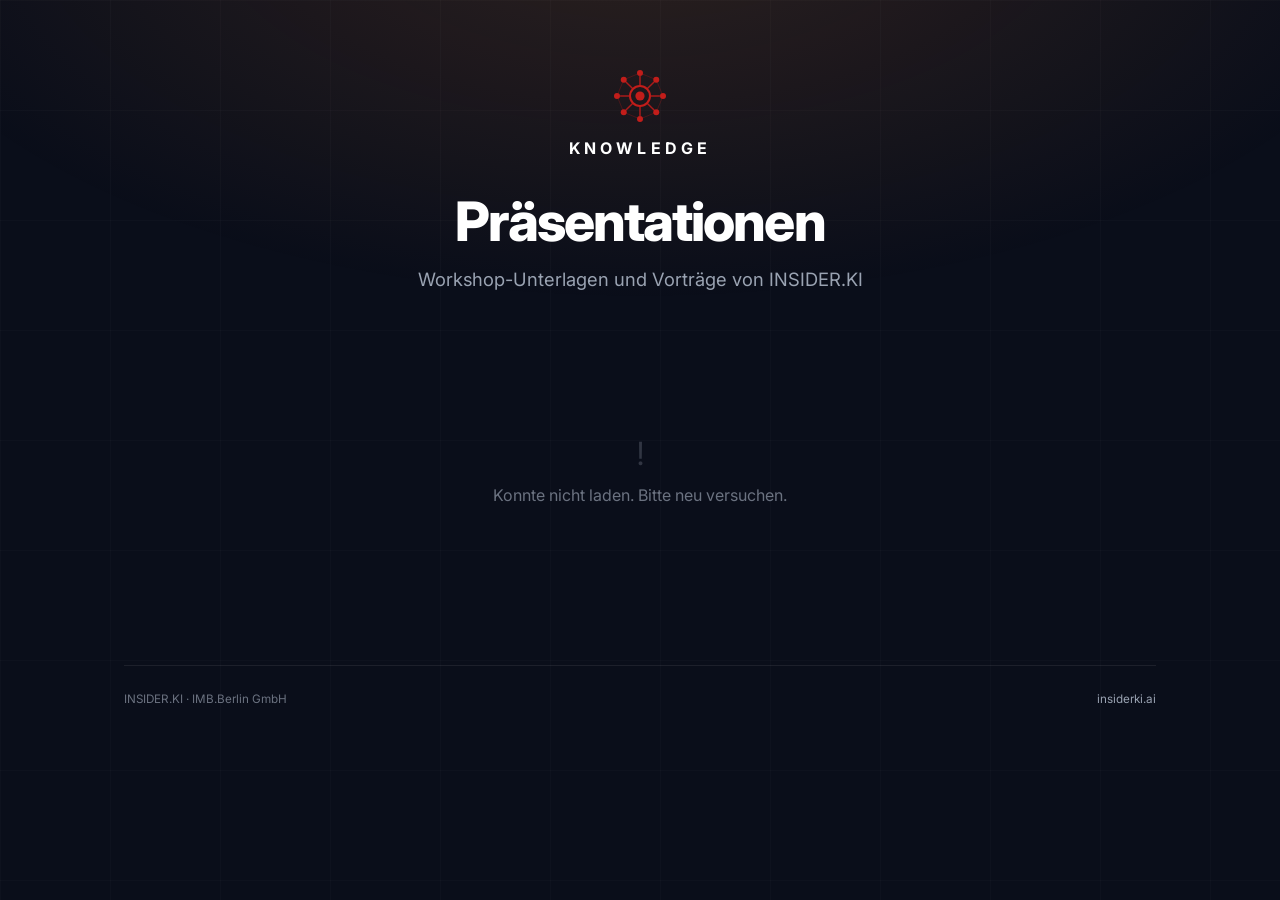
<file: index.html>
<!DOCTYPE html>
<html lang="de">
<head>
<meta charset="UTF-8">
<meta name="viewport" content="width=device-width, initial-scale=1.0">
<title>KNOWLEDGE · Präsentationen</title>
<meta name="description" content="Präsentationen und Workshop-Unterlagen von INSIDER.KI">
<link rel="preconnect" href="https://fonts.googleapis.com">
<link rel="preconnect" href="https://fonts.gstatic.com" crossorigin>
<link href="https://fonts.googleapis.com/css2?family=Inter:wght@400;500;600;700;800&family=JetBrains+Mono:wght@400;500&display=swap" rel="stylesheet">
<link rel="icon" href="data:image/svg+xml,%3Csvg xmlns='http://www.w3.org/2000/svg' viewBox='0 0 64 64'%3E%3Ccircle cx='32' cy='32' r='30' fill='%230a0e1a'/%3E%3Ccircle cx='32' cy='32' r='11' fill='none' stroke='%23C21D1A' stroke-width='3'/%3E%3Ccircle cx='32' cy='32' r='5' fill='%23C21D1A'/%3E%3Cg stroke='%23C21D1A' stroke-width='2.4' stroke-linecap='round'%3E%3Cline x1='32' y1='21.5' x2='32' y2='12.5'/%3E%3Cline x1='39.42' y1='24.58' x2='45.79' y2='18.21'/%3E%3Cline x1='42.5' y1='32' x2='51.5' y2='32'/%3E%3Cline x1='39.42' y1='39.42' x2='45.79' y2='45.79'/%3E%3Cline x1='32' y1='42.5' x2='32' y2='51.5'/%3E%3Cline x1='24.58' y1='39.42' x2='18.21' y2='45.79'/%3E%3Cline x1='21.5' y1='32' x2='12.5' y2='32'/%3E%3Cline x1='24.58' y1='24.58' x2='18.21' y2='18.21'/%3E%3C/g%3E%3Cg fill='%23C21D1A'%3E%3Ccircle cx='32' cy='9' r='3.4'/%3E%3Ccircle cx='48.26' cy='15.74' r='3.4'/%3E%3Ccircle cx='55' cy='32' r='3.4'/%3E%3Ccircle cx='48.26' cy='48.26' r='3.4'/%3E%3Ccircle cx='32' cy='55' r='3.4'/%3E%3Ccircle cx='15.74' cy='48.26' r='3.4'/%3E%3Ccircle cx='9' cy='32' r='3.4'/%3E%3Ccircle cx='15.74' cy='15.74' r='3.4'/%3E%3C/g%3E%3C/svg%3E">
<style>
:root{
  --bg:#0a0e1a; --panel:#111a2c;
  --orange:#e8863c; --orange-br:#f59e42;
  --white:#fff; --grey:#9aa3b2; --grey2:#6b7280;
  --line:rgba(255,255,255,.08); --line2:rgba(255,255,255,.16);
  --green:#3fb27f;
  --sig:#C21D1A; --sig-br:#e04340;
}
*{margin:0;padding:0;box-sizing:border-box;}
body{background:var(--bg);font-family:'Inter',system-ui,sans-serif;color:var(--white);min-height:100vh;}
body::before{
  content:'';position:fixed;inset:0;pointer-events:none;z-index:0;
  background:
    radial-gradient(ellipse 100vw 70vh at 50% -10%,rgba(232,134,60,.16) 0%,transparent 62%),
    linear-gradient(rgba(255,255,255,.018) 1px,transparent 1px),
    linear-gradient(90deg,rgba(255,255,255,.018) 1px,transparent 1px);
  background-size:auto,110px 110px,110px 110px;
}
.wrap{position:relative;z-index:1;max-width:1080px;margin:0 auto;padding:4rem 1.5rem 6rem;}

/* Hero */
.hero{text-align:center;margin-bottom:4rem;}
.hero .mark{display:inline-flex;flex-direction:column;align-items:center;gap:.6rem;margin-bottom:2.2rem;}
.hero svg{overflow:visible;}
.mark .n{font-size:1rem;font-weight:700;letter-spacing:.26em;color:#ffffff;}
.hero h1{font-size:clamp(2rem,5vw,3.4rem);font-weight:800;letter-spacing:-.035em;line-height:1.05;}
.hero p{margin-top:1.1rem;font-size:clamp(.95rem,1.6vw,1.15rem);color:var(--grey);}

/* Grid */
.grid{display:grid;grid-template-columns:repeat(auto-fill,minmax(310px,1fr));gap:1.1rem;}
.card{
  background:rgba(255,255,255,.028);border:1px solid var(--line);
  border-radius:14px;overflow:hidden;text-decoration:none;color:inherit;
  display:flex;flex-direction:column;
  transition:border-color .22s,transform .22s,background .22s;
}
.card:hover{border-color:rgba(232,134,60,.5);transform:translateY(-3px);background:rgba(232,134,60,.05);}
.card:focus-visible{outline:2px solid var(--orange);outline-offset:3px;}
.card .cover{
  height:154px;position:relative;overflow:hidden;
  background:
    radial-gradient(ellipse at 50% 40%,rgba(232,134,60,.24) 0%,transparent 65%),
    linear-gradient(140deg,#111a2c,#0a0e1a);
  display:flex;align-items:center;justify-content:center;
}
.card .cover img{width:100%;height:100%;object-fit:cover;}
.card .cover .glyph{opacity:.5;}
.card .body{padding:1.15rem 1.2rem 1.3rem;display:flex;flex-direction:column;flex:1;}
.card .eye{
  font-size:.66rem;font-weight:600;letter-spacing:.2em;text-transform:uppercase;
  color:var(--orange);margin-bottom:.5rem;
}
.card h2{font-size:1.02rem;font-weight:700;letter-spacing:-.02em;line-height:1.28;}
.card .desc{margin-top:.5rem;font-size:.82rem;color:var(--grey);line-height:1.5;flex:1;}
.card .meta{
  margin-top:1rem;padding-top:.8rem;border-top:1px solid var(--line);
  display:flex;gap:.9rem;align-items:center;
  font-family:'JetBrains Mono',monospace;font-size:.68rem;color:var(--grey2);
}
.card .go{margin-left:auto;color:var(--orange);font-weight:600;font-family:'Inter';font-size:.76rem;}

.state{text-align:center;padding:5rem 1rem;color:var(--grey2);}
.state .ic{font-size:2rem;opacity:.4;margin-bottom:.8rem;}

footer{
  margin-top:5rem;padding-top:1.6rem;border-top:1px solid var(--line);
  display:flex;justify-content:space-between;gap:1rem;flex-wrap:wrap;
  font-size:.73rem;color:var(--grey2);
}
footer a{color:var(--grey);text-decoration:none;}
footer a:hover{color:var(--orange);}
</style>
</head>
<body>
<div class="wrap">

  <div class="hero">
    <div class="mark">
      <svg width="64" height="64" viewBox="0 0 64 64" fill="none" aria-hidden="true">
        <polygon points="32,9 48.26,15.74 55,32 48.26,48.26 32,55 15.74,48.26 9,32 15.74,15.74" stroke="#C21D1A" stroke-width=".9" opacity=".3"/><g stroke="#C21D1A" stroke-width="1.5" stroke-linecap="round" opacity=".85"><line x1="32" y1="21.5" x2="32" y2="12.5"/><line x1="39.42" y1="24.58" x2="45.79" y2="18.21"/><line x1="42.5" y1="32" x2="51.5" y2="32"/><line x1="39.42" y1="39.42" x2="45.79" y2="45.79"/><line x1="32" y1="42.5" x2="32" y2="51.5"/><line x1="24.58" y1="39.42" x2="18.21" y2="45.79"/><line x1="21.5" y1="32" x2="12.5" y2="32"/><line x1="24.58" y1="24.58" x2="18.21" y2="18.21"/></g><circle cx="32" cy="32" r="10" stroke="#C21D1A" stroke-width="2"/><circle cx="32" cy="32" r="4.6" fill="#C21D1A"/><g fill="#C21D1A"><circle cx="32" cy="9" r="3"/><circle cx="48.26" cy="15.74" r="3"/><circle cx="55" cy="32" r="3"/><circle cx="48.26" cy="48.26" r="3"/><circle cx="32" cy="55" r="3"/><circle cx="15.74" cy="48.26" r="3"/><circle cx="9" cy="32" r="3"/><circle cx="15.74" cy="15.74" r="3"/></g>
      </svg>
      <div><div class="n">KNOWLEDGE</div></div>
    </div>
    <h1>Präsentationen</h1>
    <p>Workshop-Unterlagen und Vorträge von INSIDER.KI</p>
  </div>

  <div id="list"><div class="state"><div class="ic">◌</div>Lade …</div></div>

  <footer>
    <span>INSIDER.KI · IMB.Berlin GmbH</span>
    <span><a href="https://insiderki.ai">insiderki.ai</a></span>
  </footer>
</div>

<script>
const SB_URL = 'https://egaemrtidvkzovfvzqaz.supabase.co';
const SB_KEY = 'eyJhbGciOiJIUzI1NiIsInR5cCI6IkpXVCJ9.eyJpc3MiOiJzdXBhYmFzZSIsInJlZiI6ImVnYWVtcnRpZHZrem92ZnZ6cWF6Iiwicm9sZSI6ImFub24iLCJpYXQiOjE3OTQ1Njk1NzgsImV4cCI6MjExMDE0NTU3OH0.Z2qghO48OiEWDYBlKJI_Tlf9Q_wluxfpbTqOOMDpIxE';

const GLYPH = `<svg class="glyph" width="60" height="60" viewBox="0 0 64 64" fill="none"><polygon points="32,9 48.26,15.74 55,32 48.26,48.26 32,55 15.74,48.26 9,32 15.74,15.74" stroke="#C21D1A" stroke-width=".9" opacity=".3"/><g stroke="#C21D1A" stroke-width="1.5" stroke-linecap="round" opacity=".85"><line x1="32" y1="21.5" x2="32" y2="12.5"/><line x1="39.42" y1="24.58" x2="45.79" y2="18.21"/><line x1="42.5" y1="32" x2="51.5" y2="32"/><line x1="39.42" y1="39.42" x2="45.79" y2="45.79"/><line x1="32" y1="42.5" x2="32" y2="51.5"/><line x1="24.58" y1="39.42" x2="18.21" y2="45.79"/><line x1="21.5" y1="32" x2="12.5" y2="32"/><line x1="24.58" y1="24.58" x2="18.21" y2="18.21"/></g><circle cx="32" cy="32" r="10" stroke="#C21D1A" stroke-width="2"/><circle cx="32" cy="32" r="4.6" fill="#C21D1A"/><g fill="#C21D1A"><circle cx="32" cy="9" r="3"/><circle cx="48.26" cy="15.74" r="3"/><circle cx="55" cy="32" r="3"/><circle cx="48.26" cy="48.26" r="3"/><circle cx="32" cy="55" r="3"/><circle cx="15.74" cy="48.26" r="3"/><circle cx="9" cy="32" r="3"/><circle cx="15.74" cy="15.74" r="3"/></g></svg>`;

const esc = s => String(s||'').replace(/[&<>"]/g, c =>
  ({'&':'&amp;','<':'&lt;','>':'&gt;','"':'&quot;'}[c]));

async function load(){
  const el = document.getElementById('list');
  try{
    const r = await fetch(
      `${SB_URL}/rest/v1/presentations` +
      `?select=slug,title,description,client,event_date,slide_count,cover_url,html_path` +
      `&status=eq.published&order=created_at.desc`,
      { headers:{ apikey:SB_KEY, Authorization:'Bearer '+SB_KEY } });

    if(!r.ok) throw new Error('HTTP '+r.status);
    const rows = await r.json();

    if(!rows.length){
      el.innerHTML = '<div class="state"><div class="ic">▣</div>Noch keine Präsentation veröffentlicht.</div>';
      return;
    }

    el.innerHTML = '<div class="grid">' + rows.map(p=>{
      const href = p.html_path ? '/'+p.html_path.replace(/\/index\.html$/,'/') : '/'+p.slug+'/';
      const date = p.event_date
        ? new Date(p.event_date).toLocaleDateString('de-DE',{month:'short',year:'numeric'})
        : '';
      const bits = [date, p.slide_count ? p.slide_count+' Folien' : ''].filter(Boolean);
      return `<a class="card" href="${esc(href)}">
        <div class="cover">${ p.cover_url
            ? `<img src="${esc(p.cover_url)}" alt="">`
            : GLYPH }</div>
        <div class="body">
          ${p.client ? `<div class="eye">${esc(p.client)}</div>` : ''}
          <h2>${esc(p.title)}</h2>
          ${p.description ? `<div class="desc">${esc(p.description)}</div>` : ''}
          <div class="meta">
            ${bits.map(b=>`<span>${esc(b)}</span>`).join('')}
            <span class="go">Öffnen →</span>
          </div>
        </div>
      </a>`;
    }).join('') + '</div>';

  }catch(e){
    el.innerHTML = '<div class="state"><div class="ic">!</div>Konnte nicht laden. Bitte neu versuchen.</div>';
  }
}
load();
</script>
</body>
</html>
</file>
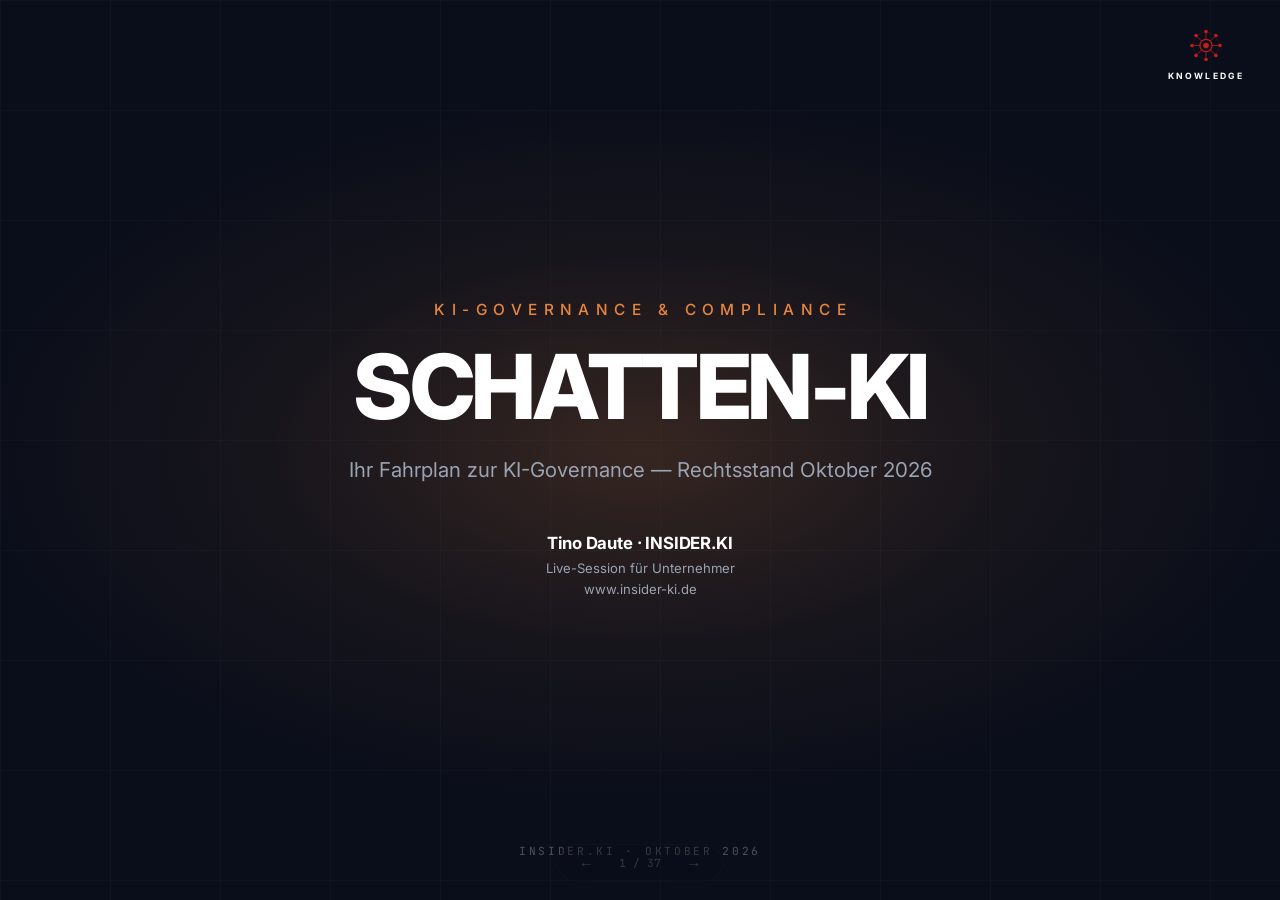
<file: schatten-ki/index.html>
<!DOCTYPE html>
<html lang="de">
<head>
<meta charset="UTF-8">
<meta name="viewport" content="width=device-width, initial-scale=1.0">
<title>Schatten-KI – Ihr Fahrplan zur KI-Governance | KNOWLEDGE</title>
<link rel="preconnect" href="https://fonts.googleapis.com">
<link rel="preconnect" href="https://fonts.gstatic.com" crossorigin>
<link href="https://fonts.googleapis.com/css2?family=Inter:wght@300;400;500;600;700;800&family=JetBrains+Mono:wght@400;500&display=swap" rel="stylesheet">
<style>
:root{
  --bg:#0a0e1a;
  --bg-2:#0d1424;
  --panel:#111a2c;
  --panel-2:#0f1729;
  --orange:#e8863c;
  --orange-br:#f59e42;
  --white:#ffffff;
  --grey:#9aa3b2;
  --grey-2:#6b7280;
  --line:rgba(255,255,255,.08);
  --line-2:rgba(255,255,255,.14);
  --green:#3fb27f;
  --red:#e05252;
  --amber:#e0a83c;
  --blue:#5b8def;
  --sig:#C21D1A;
  --sig-br:#e04340;
}
*{margin:0;padding:0;box-sizing:border-box;}
html,body{height:100%;}
body{
  background:#05070d;
  font-family:'Inter',-apple-system,BlinkMacSystemFont,sans-serif;
  color:var(--white);
  overflow:hidden;
}

/* ============ DECK ============ */
.deck{position:relative;width:100vw;height:100vh;}
.slide{
  position:absolute;inset:0;
  opacity:0;visibility:hidden;
  transition:opacity .4s ease;
  background:var(--bg);
  overflow:hidden;
}
.slide.active{opacity:1;visibility:visible;}

/* Atmosphere */
.atmos{position:absolute;inset:0;pointer-events:none;overflow:hidden;}
.atmos::before{
  content:'';position:absolute;inset:0;
  background-image:
    linear-gradient(rgba(255,255,255,.02) 1px,transparent 1px),
    linear-gradient(90deg,rgba(255,255,255,.02) 1px,transparent 1px);
  background-size:110px 110px;
}
.atmos::after{
  content:'';position:absolute;left:50%;top:50%;
  transform:translate(-50%,-50%);
  width:120vw;height:90vh;
  background:radial-gradient(ellipse at center,rgba(232,134,60,.20) 0%,rgba(232,134,60,.06) 34%,transparent 62%);
}
.atmos.soft::after{opacity:.4;}

/* ============ LOGO (Netz-/Radsymbol) ============ */
.logo{display:flex;flex-direction:column;align-items:center;gap:.5rem;}
.logo svg{display:block;overflow:visible;}
.logo-word{font-size:.72rem;font-weight:700;letter-spacing:.26em;color:var(--white);white-space:nowrap;}
.logo-corner{position:absolute;top:1.6rem;right:2.2rem;z-index:6;transform:scale(.75);transform-origin:top right;}

/* ============ CHROME (Sidebar + Header) ============ */
.chrome{position:relative;z-index:2;height:100%;display:grid;grid-template-columns:230px 1fr;}
.sidebar{
  background:rgba(255,255,255,.022);
  border-right:1px solid var(--line);
  padding:1.9rem 1.1rem;
  display:flex;flex-direction:column;
  backdrop-filter:blur(6px);
}
.sb-brand{display:flex;flex-direction:column;align-items:center;gap:.4rem;margin-bottom:2.6rem;}
.sb-brand .logo-word{font-size:.68rem;}
.sb-nav{display:flex;flex-direction:column;gap:.15rem;}
.sb-item{
  font-size:.76rem;font-weight:400;color:var(--grey-2);
  padding:.42rem .6rem;border-radius:6px;
  line-height:1.3;text-align:center;
  transition:color .2s,background .2s;
  font-family:inherit;border:none;background:none;width:100%;
  cursor:pointer;
}
.sb-item:hover{color:#c3cad6;background:rgba(255,255,255,.04);}
.sb-item:focus-visible{outline:2px solid var(--orange);outline-offset:-2px;}
.sb-item.on{color:var(--orange);font-weight:600;background:rgba(232,134,60,.09);}
.sb-item.on:hover{color:var(--orange-br);}

/* Echte Medien */
.media{width:100%;aspect-ratio:1/1;border-radius:10px;object-fit:cover;display:block;background:rgba(255,255,255,.03);}
.media.tall,.media.wide{aspect-ratio:1/1;}
video.media{object-fit:contain;background:rgba(0,0,0,.35);}
.sb-foot{margin-top:auto;font-size:.6rem;color:rgba(255,255,255,.2);letter-spacing:.1em;text-align:center;}

.stage{padding:3.4rem 2.6rem 1.6rem;display:flex;flex-direction:column;min-height:0;overflow:hidden;}
.head{position:relative;padding-left:1.15rem;margin-bottom:1.15rem;}
.head::before{
  content:'';position:absolute;left:0;top:.12em;bottom:.12em;
  width:4px;border-radius:2px;background:var(--sig);
}
.eyebrow{font-size:.72rem;font-weight:600;letter-spacing:.2em;color:var(--orange);text-transform:uppercase;margin-bottom:.5rem;}
.h1{font-size:clamp(1.6rem,2.9vw,2.5rem);font-weight:700;letter-spacing:-.028em;line-height:1.08;}
.h1 em{font-style:normal;color:var(--sig-br);}
.lead{font-size:.92rem;color:#c3cad6;line-height:1.55;max-width:74ch;margin-bottom:1.3rem;}
.lead b{color:var(--orange-br);font-weight:600;}
.body{flex:1;min-height:0;display:flex;flex-direction:column;justify-content:center;}
.foot{margin-top:1rem;font-size:.72rem;color:var(--grey-2);font-style:italic;}

/* ============ TITLE SLIDES ============ */
.title-wrap{position:relative;z-index:2;height:100%;display:flex;flex-direction:column;align-items:center;justify-content:center;text-align:center;padding:0 6vw;}
.t-eyebrow{font-size:clamp(.8rem,1.2vw,1.05rem);font-weight:500;letter-spacing:.42em;color:var(--orange);text-transform:uppercase;margin-bottom:1.5rem;padding-left:.42em;}
.t-head{font-size:clamp(2.6rem,7vw,6rem);font-weight:800;line-height:.98;letter-spacing:-.038em;}
.t-sub{margin-top:1.6rem;font-size:clamp(.95rem,1.6vw,1.4rem);color:var(--grey);font-weight:400;}
.t-sub.mono{font-family:'JetBrains Mono',monospace;letter-spacing:.3em;text-transform:uppercase;font-size:clamp(.8rem,1.2vw,1.05rem);color:var(--grey-2);}
.t-meta{margin-top:3.2rem;display:flex;flex-direction:column;gap:.3rem;align-items:center;}
.t-meta .nm{font-size:1.05rem;font-weight:700;letter-spacing:-.01em;}
.t-meta .rl{font-size:.82rem;color:var(--grey);line-height:1.6;}
.counter{
  position:absolute;bottom:2.6rem;left:50%;transform:translateX(-50%);
  font-family:'JetBrains Mono',monospace;font-size:.7rem;
  color:rgba(255,255,255,.28);letter-spacing:.24em;
}

/* Section divider slides */
.sec-wrap{position:relative;z-index:2;height:100%;display:grid;grid-template-columns:230px 1fr;}
.sec-body{display:flex;flex-direction:column;justify-content:center;padding:0 5vw;}
.sec-num{
  align-self:flex-start;
  font-family:'JetBrains Mono',monospace;font-size:.78rem;font-weight:500;
  letter-spacing:.22em;color:#fff;text-transform:uppercase;
  background:var(--sig);border-radius:999px;padding:.42rem 1.25rem;
  margin-bottom:1.5rem;
}
.sec-main{position:relative;padding-left:1.6rem;}
.sec-main::before{
  content:'';position:absolute;left:0;top:.1em;bottom:.1em;
  width:5px;border-radius:3px;background:var(--sig);
}
.sec-title{font-size:clamp(2.2rem,4.6vw,3.6rem);font-weight:800;letter-spacing:-.032em;line-height:1.05;}
.sec-art{font-size:.95rem;color:var(--grey);margin-top:.9rem;font-family:'JetBrains Mono',monospace;letter-spacing:.02em;}

/* ============ COMPONENTS ============ */
.grid{display:grid;gap:.85rem;}
.g2{grid-template-columns:repeat(2,1fr);}
.g3{grid-template-columns:repeat(3,1fr);}
.g4{grid-template-columns:repeat(4,1fr);}
.g5{grid-template-columns:repeat(5,1fr);}

.card{
  background:rgba(255,255,255,.026);
  border:1px solid var(--line);
  border-radius:13px;
  padding:1.35rem 1.35rem 1.45rem;
  display:flex;flex-direction:column;
}
.card.ok{border-color:rgba(63,178,127,.34);background:rgba(63,178,127,.05);}
.card.no{border-color:rgba(224,82,82,.34);background:rgba(224,82,82,.05);}
.card.warn{border-color:rgba(224,168,60,.34);background:rgba(224,168,60,.05);}
.card.acc{border-color:rgba(232,134,60,.32);background:rgba(232,134,60,.05);}
.card h3{font-size:1rem;font-weight:700;letter-spacing:-.012em;margin-bottom:.45rem;line-height:1.3;}
.card .sub{font-size:.74rem;color:var(--orange);font-family:'JetBrains Mono',monospace;margin-bottom:.7rem;}
.card p{font-size:.84rem;color:var(--grey);line-height:1.62;}
.card ul{list-style:none;margin-top:.8rem;display:flex;flex-direction:column;gap:.6rem;}
.card li{font-size:.82rem;color:#b6bdc9;display:flex;gap:.55rem;align-items:flex-start;line-height:1.6;}
.card li::before{content:'—';color:var(--orange);flex-shrink:0;}
.card ul.bare li::before{content:none;}
.card ul.bare li{gap:0;}

.num{
  width:26px;height:26px;border-radius:50%;
  background:var(--orange);color:#0a0e1a;
  display:flex;align-items:center;justify-content:center;
  font-size:.78rem;font-weight:800;margin-bottom:.7rem;flex-shrink:0;
}
/* Grosse Ziffer im Kreis (Original-Anmutung) */
.numbig{
  width:58px;height:58px;border-radius:50%;flex-shrink:0;
  background:rgba(255,255,255,.1);color:#dfe4ec;
  display:flex;align-items:center;justify-content:center;
  font-size:1.7rem;font-weight:800;letter-spacing:-.03em;
}

/* Placeholder image */
.ph{
  background:repeating-linear-gradient(45deg,rgba(255,255,255,.028) 0 10px,rgba(255,255,255,.012) 10px 20px);
  border:1px dashed rgba(255,255,255,.16);
  border-radius:10px;
  display:flex;flex-direction:column;align-items:center;justify-content:center;
  gap:.3rem;color:rgba(255,255,255,.3);
  font-size:.68rem;letter-spacing:.14em;text-transform:uppercase;text-align:center;padding:.4rem;
  aspect-ratio:1/1;
}
.ph .ico{font-size:1.1rem;opacity:.6;}
.ph.tall,.ph.wide{aspect-ratio:1/1;}
.g4 .ph,.g4 .media,.g5 .ph,.g5 .media,
.g3 .ph,.g3 .media{margin-left:auto;margin-right:auto;}
.g5 .ph,.g5 .media{max-width:22vh;}
.g4 .ph,.g4 .media{max-width:26vh;}
.g3 .ph,.g3 .media{max-width:30vh;}
.g2 .ph,.g2 .media{max-width:38vh;margin-left:auto;margin-right:auto;}

/* Callout */
.callout{
  margin-top:1.1rem;
  background:linear-gradient(90deg,rgba(232,134,60,.15) 0%,rgba(232,134,60,.04) 68%,transparent 100%);
  border-left:4px solid var(--orange);
  border-radius:0 9px 9px 0;
  padding:.9rem 1.3rem;
  font-size:.84rem;color:#dfe4ec;line-height:1.5;
}
.callout strong{color:var(--orange-br);font-weight:700;}
.callout.green{background:linear-gradient(90deg,rgba(63,178,127,.14) 0%,transparent 70%);border-left-color:var(--green);}
.callout.green strong{color:#6cd3a4;}
.callout.red{background:linear-gradient(90deg,rgba(224,82,82,.14) 0%,transparent 70%);border-left-color:var(--red);}
.callout.red strong{color:#f08b8b;}
/* Breite Schlussklammer, zentriert */
.band{
  margin-top:1.1rem;background:rgba(255,255,255,.07);border:1px solid var(--line-2);
  border-radius:11px;padding:.95rem 1.4rem;text-align:center;
  font-size:1rem;font-weight:700;color:#dfe4ec;letter-spacing:-.005em;
}

/* Split heads */
.split-head{
  display:flex;align-items:center;gap:.55rem;
  font-size:.92rem;font-weight:700;margin-bottom:.7rem;
}
.dot-i{width:20px;height:20px;border-radius:50%;display:flex;align-items:center;justify-content:center;font-size:.68rem;font-weight:800;flex-shrink:0;}
.dot-i.g{background:var(--green);color:#06180f;}
.dot-i.r{background:var(--red);color:#210606;}
.dot-i.a{background:var(--amber);color:#1e1503;}

/* Fine boxes */
.fine-box{background:rgba(255,255,255,.03);border:1px solid var(--line);border-radius:13px;padding:1.4rem;text-align:center;}
.fine-box.hi{border-color:rgba(232,134,60,.4);background:rgba(232,134,60,.06);}
.fine-amt{font-size:clamp(1.4rem,2.5vw,2rem);font-weight:800;letter-spacing:-.03em;color:var(--orange-br);line-height:1.15;}
.fine-box:not(.hi) .fine-amt{color:var(--white);}
.fine-or{font-size:.82rem;color:var(--grey);margin:.4rem 0;}
.fine-src{font-family:'JetBrains Mono',monospace;font-size:.68rem;color:var(--grey-2);margin-top:.8rem;}
.fine-lbl{font-size:.82rem;font-weight:600;margin-bottom:.9rem;color:#c3cad6;}

/* Checklist */
.check{display:flex;flex-direction:column;gap:.5rem;}
.check-i{
  display:flex;gap:.8rem;align-items:flex-start;
  background:rgba(255,255,255,.025);border:1px solid var(--line);
  border-radius:9px;padding:.7rem .95rem;
}
.check-i .k{
  width:22px;height:22px;border-radius:5px;background:rgba(232,134,60,.16);
  color:var(--orange);font-size:.7rem;font-weight:800;
  display:flex;align-items:center;justify-content:center;flex-shrink:0;
}
.check-i .t{font-size:.8rem;line-height:1.45;color:#c3cad6;}
.check-i .t b{color:var(--white);font-weight:600;}

/* Two-col text+visual */
.tv{display:grid;grid-template-columns:1fr 1fr;gap:1.2rem;align-items:center;}

/* ============ NAV ============ */
.nav{
  position:fixed;bottom:1.1rem;left:50%;transform:translateX(-50%);
  z-index:60;display:flex;align-items:center;gap:.9rem;
  background:rgba(10,14,26,.82);backdrop-filter:blur(14px);
  border:1px solid var(--line);border-radius:999px;padding:.42rem .95rem;
  opacity:.28;transition:opacity .25s;
}
.nav:hover{opacity:1;}
.nav button{background:none;border:none;color:var(--grey);cursor:pointer;font-size:.95rem;padding:.2rem .35rem;transition:color .2s;}
.nav button:hover{color:var(--orange);}
.nav .pos{font-family:'JetBrains Mono',monospace;font-size:.7rem;color:var(--grey);min-width:52px;text-align:center;}

/* ============ SEITENVERHAELTNISSE ============ */
.ph.r169,.media.r169{aspect-ratio:16/9;max-width:none;}
.ph.r34,.media.r34{aspect-ratio:3/4;max-width:none;}
.ph.r11,.media.r11{aspect-ratio:1/1;}
.hero-wrap{width:100%;max-width:108vh;margin:0 auto;}

/* ============ ICONS ============ */
.ic{display:block;flex-shrink:0;}
.ic-top{display:flex;justify-content:center;margin-bottom:.85rem;}

/* ============ GESTAPELTE KARTENZEILEN ============ */
.stack{flex:1;display:flex;flex-direction:column;justify-content:space-evenly;gap:.9rem;}
.stack-row{
  position:relative;overflow:hidden;
  display:grid;grid-template-columns:240px 1fr;gap:1.6rem;align-items:center;
  background:rgba(255,255,255,.028);border:1px solid var(--line);
  border-radius:13px;padding:1.25rem 1.5rem 1.25rem 1.7rem;
}
.stack-row::before{content:'';position:absolute;left:0;top:0;bottom:0;width:4px;background:var(--sig);}
.stack-row h3{font-size:1.08rem;font-weight:700;letter-spacing:-.012em;line-height:1.25;}
.stack-row p{font-size:.9rem;color:var(--grey);line-height:1.65;}
.stack-row .kx{font-family:'JetBrains Mono',monospace;font-size:.7rem;color:var(--orange);letter-spacing:.12em;margin-bottom:.3rem;}

/* ============ TIMELINE V2 ============ */
.tl2{display:flex;flex-direction:column;gap:1.5rem;}
.tl2-row{position:relative;}
.tl2-line{position:absolute;left:0;right:0;top:7px;height:2px;border-radius:2px;
  background:linear-gradient(90deg,rgba(255,255,255,.14) 0%,rgba(255,255,255,.2) 100%);}
.tl2-row.hot .tl2-line{background:linear-gradient(90deg,rgba(232,134,60,.45) 0%,var(--orange) 100%);}
.tl2-cells{position:relative;display:grid;align-items:start;column-gap:.5rem;}
.tl2-year{
  align-self:start;margin-top:-9px;justify-self:center;
  font-family:'JetBrains Mono',monospace;font-size:.82rem;font-weight:600;letter-spacing:.06em;
  background:var(--panel);border:1px solid var(--line-2);color:#c3cad6;
  border-radius:999px;padding:.28rem .8rem;
}
.tl2-pt{display:flex;flex-direction:column;align-items:center;text-align:center;gap:.5rem;}
.tl2-pt .d{width:14px;height:14px;border-radius:50%;background:var(--grey-2);border:3px solid var(--bg);flex-shrink:0;}
.tl2-pt .dt{font-family:'JetBrains Mono',monospace;font-size:.76rem;font-weight:600;color:var(--white);}
.tl2-pt .lb{font-size:.72rem;color:var(--grey);line-height:1.4;max-width:19ch;}
.tl2-pt.hot .d{background:var(--sig);box-shadow:0 0 0 5px rgba(194,29,26,.22);}
.tl2-pt.hot .dt{color:var(--sig-br);}
.tl2-pt.hot .lb{color:#d8b3b2;}
.tl2-pt.dim .d{background:rgba(255,255,255,.22);}
.tl2-pt.dim .dt,.tl2-pt.dim .lb{opacity:.72;}
.tl2-brk{display:flex;align-items:center;gap:.7rem;padding-left:.2rem;
  font-family:'JetBrains Mono',monospace;font-size:.7rem;letter-spacing:.14em;color:var(--grey-2);}
.tl2-brk::after{content:'';flex:1;border-top:1px dashed rgba(255,255,255,.16);}

/* ============ TECHNIK-BLOCK ============ */
.tech{
  display:grid;grid-template-columns:auto 1fr;gap:1.8rem;align-items:center;
  background:rgba(255,255,255,.04);border:1px solid var(--line-2);
  border-radius:14px;padding:1.35rem 1.6rem;
}

/* ============ SKALA ============ */
.scale{display:grid;grid-template-columns:auto 1fr auto;gap:1.2rem;align-items:center;margin-top:1.1rem;}
.scale-end{display:flex;align-items:center;gap:.6rem;font-size:.82rem;font-weight:600;line-height:1.3;max-width:22ch;}
.scale-end.g{color:#6cd3a4;}
.scale-end.r{color:#f08b8b;text-align:right;flex-direction:row-reverse;}
.scale-bar{position:relative;height:11px;border-radius:999px;
  background:linear-gradient(90deg,#3fb27f 0%,#e0a83c 52%,#e05252 100%);}
.scale-bar::after{content:'';position:absolute;right:-9px;top:50%;transform:translateY(-50%);
  border-left:12px solid #e05252;border-top:8px solid transparent;border-bottom:8px solid transparent;}

/* ============ HILFSKLASSEN ============ */
.lg-list .card li{font-size:.9rem;line-height:1.68;}
.lg-list .card p{font-size:.9rem;line-height:1.68;}
.roomy .card{padding:1.75rem 1.75rem 1.85rem;}
.roomy .card li{font-size:.86rem;line-height:1.62;}
.check.lg .check-i{padding:.95rem 1.15rem;}
.check.lg .check-i .t{font-size:.92rem;line-height:1.58;}
.check.lg .check-i .k{width:26px;height:26px;font-size:.8rem;}
.cat-lbl{align-self:center;font-size:.72rem;font-weight:700;letter-spacing:.04em;
  padding:.26rem .85rem;border-radius:999px;margin-bottom:.85rem;
  background:rgba(232,134,60,.16);color:var(--orange-br);border:1px solid rgba(232,134,60,.42);}
.cat-lbl.sm{font-size:.64rem;padding:.2rem .65rem;margin-bottom:0;margin-top:.9rem;}
.fine-box.lg{padding:2.3rem 1.8rem;}
.fine-box.lg .fine-amt{font-size:clamp(1.8rem,3.4vw,2.7rem);}
.fine-box.lg .fine-lbl{font-size:.95rem;margin-bottom:1.2rem;}

/* ============ GROSSZAHLEN ============ */
.nums{display:grid;grid-template-columns:repeat(3,1fr);gap:1.1rem;}
.nums.n4{grid-template-columns:repeat(4,1fr);gap:.85rem;}
.n-box{background:rgba(255,255,255,.03);border:1px solid var(--line);border-radius:13px;
  padding:1.9rem 1.4rem;text-align:center;display:flex;flex-direction:column;}
.nums.n4 .n-box{padding:1.6rem 1.1rem;}
.n-box.hi{border-color:rgba(194,29,26,.5);background:rgba(194,29,26,.09);}
.n-box .n{font-size:clamp(2.2rem,4.8vw,3.8rem);font-weight:800;letter-spacing:-.04em;line-height:1;color:var(--white);}
.nums.n4 .n-box .n{font-size:clamp(1.9rem,3.8vw,3rem);}
.n-box.hi .n{color:var(--sig-br);}
.n-box .nl{font-size:.84rem;color:#c3cad6;line-height:1.5;margin-top:.9rem;}
.nums.n4 .n-box .nl{font-size:.8rem;}
.n-box .ns{font-family:'JetBrains Mono',monospace;font-size:.64rem;color:var(--grey-2);
  margin-top:auto;padding-top:.9rem;letter-spacing:.06em;}

/* ============ ZITAT ============ */
.quote{background:rgba(255,255,255,.03);border:1px solid var(--line);border-left:4px solid var(--sig);
  border-radius:0 12px 12px 0;padding:1.3rem 1.5rem;}
.quote p{font-size:.92rem;line-height:1.68;color:#dfe4ec;font-style:italic;}
.quote .who{margin-top:1rem;font-size:.8rem;font-weight:700;color:var(--white);font-style:normal;}
.quote .who span{display:block;font-weight:400;color:var(--grey);font-size:.74rem;margin-top:.15rem;}

/* ============ INVENTAR-RASTER ============ */
.inv{display:grid;gap:.4rem;}
.inv-r{display:grid;grid-template-columns:1.1fr .85fr 1.25fr .95fr .95fr;gap:.4rem;}
.inv-h{font-size:.68rem;font-weight:700;letter-spacing:.09em;text-transform:uppercase;color:var(--orange);
  background:rgba(232,134,60,.1);border:1px solid rgba(232,134,60,.3);border-radius:7px;
  padding:.55rem .5rem;text-align:center;line-height:1.3;
  display:flex;align-items:center;justify-content:center;}
.inv-c{font-size:.78rem;color:#c3cad6;background:rgba(255,255,255,.028);border:1px solid var(--line);
  border-radius:7px;padding:.6rem .5rem;text-align:center;min-height:2.9rem;
  display:flex;align-items:center;justify-content:center;line-height:1.35;}
.inv-c.em{color:rgba(255,255,255,.2);
  background:repeating-linear-gradient(45deg,rgba(255,255,255,.022) 0 9px,rgba(255,255,255,.008) 9px 18px);
  border-style:dashed;}

/* ============ PLATZHALTER ANGEBOT ============ */
.tbd{border:2px dashed rgba(232,134,60,.45);border-radius:14px;background:rgba(232,134,60,.05);padding:1.5rem;}
.tbd-lbl{display:inline-block;font-family:'JetBrains Mono',monospace;font-size:.66rem;font-weight:600;
  letter-spacing:.16em;text-transform:uppercase;color:var(--orange-br);
  background:rgba(232,134,60,.14);border:1px solid rgba(232,134,60,.42);border-radius:999px;
  padding:.28rem .85rem;margin-bottom:1.1rem;}
.tbd-grid{display:grid;grid-template-columns:repeat(3,1fr);gap:.85rem;}
.tbd-slot{border:1px dashed rgba(255,255,255,.22);border-radius:10px;padding:1.1rem 1.2rem;
  display:flex;flex-direction:column;gap:.45rem;min-height:15vh;}
.tbd-slot .st{font-family:'JetBrains Mono',monospace;font-size:.62rem;letter-spacing:.14em;
  text-transform:uppercase;color:var(--grey-2);}
.tbd-slot h4{font-size:.95rem;font-weight:700;color:#c3cad6;}
.tbd-slot p{font-size:.78rem;color:var(--grey-2);line-height:1.55;}

/* ============ FRAGEN-KARTEN (Live-Einstieg) ============ */
.qq{display:grid;grid-template-columns:repeat(3,1fr);gap:1rem;}
.qq-c{position:relative;background:rgba(255,255,255,.028);border:1px solid var(--line-2);
  border-radius:14px;padding:1.9rem 1.5rem;display:flex;flex-direction:column;gap:1rem;}
.qq-c .qn{font-family:'JetBrains Mono',monospace;font-size:2.4rem;font-weight:500;
  color:rgba(232,134,60,.38);line-height:1;}
.qq-c .qt{font-size:1.02rem;font-weight:600;line-height:1.45;color:var(--white);}
.qq-c .qh{font-size:.76rem;color:var(--grey-2);line-height:1.5;margin-top:auto;}

/* ============ KLICK-ZOOM ============ */
.zoomable{cursor:zoom-in;transition:transform .2s ease,border-color .2s ease;}
.zoomable:hover{transform:translateY(-3px);border-color:rgba(232,134,60,.5);}
.zoomable::after{
  content:'+';position:absolute;top:.75rem;right:.95rem;
  width:22px;height:22px;border-radius:50%;
  border:1px solid rgba(232,134,60,.45);color:var(--orange);
  display:flex;align-items:center;justify-content:center;
  font-size:.85rem;font-weight:600;line-height:1;opacity:.55;transition:opacity .2s;
}
.zoomable:hover::after{opacity:1;}
.zoom-layer{
  position:fixed;inset:0;z-index:80;
  display:flex;align-items:center;justify-content:center;
  padding:8vh 10vw;cursor:zoom-out;
  background:rgba(5,7,13,.9);backdrop-filter:blur(10px);
  opacity:0;visibility:hidden;transition:opacity .28s ease;
}
.zoom-layer.on{opacity:1;visibility:visible;}
.zoom-panel{
  position:relative;width:100%;max-width:1150px;
  background:var(--panel);border:1px solid rgba(232,134,60,.3);
  border-radius:22px;padding:4.5rem 5rem;
  display:flex;flex-direction:column;gap:1.6rem;
  transform:scale(.9);transition:transform .32s cubic-bezier(.2,.85,.3,1);
}
.zoom-layer.on .zoom-panel{transform:scale(1);}
.zoom-panel::after{content:none;}
.zoom-panel .qn{font-family:'JetBrains Mono',monospace;font-size:4rem;font-weight:500;color:rgba(232,134,60,.5);line-height:1;}
.zoom-panel .qt{font-size:clamp(1.8rem,3.6vw,3rem);font-weight:700;line-height:1.25;letter-spacing:-.025em;color:var(--white);}
.zoom-panel .qh{font-size:1.15rem;color:var(--grey);line-height:1.6;}
.zoom-panel h3{font-size:clamp(1.8rem,3.4vw,2.8rem);font-weight:700;line-height:1.2;letter-spacing:-.025em;margin:0;}
.zoom-panel p{font-size:1.25rem;line-height:1.7;color:#c3cad6;}
.zoom-panel .ic-top{margin-bottom:0;justify-content:flex-start;}
.zoom-panel .ic{width:66px;height:66px;}
.zoom-hint{
  position:absolute;bottom:2rem;left:50%;transform:translateX(-50%);
  font-family:'JetBrains Mono',monospace;font-size:.68rem;letter-spacing:.2em;
  text-transform:uppercase;color:rgba(255,255,255,.3);
}

@media (max-width:1100px){
  .chrome,.sec-wrap{grid-template-columns:1fr;}
  .sidebar{display:none;}
  .stage{padding:1.4rem 1.4rem 1rem;}
  .g4,.g5{grid-template-columns:repeat(2,1fr);}
  .g3{grid-template-columns:1fr;}
  .tv,.nums,.nums.n4,.qq,.tbd-grid{grid-template-columns:1fr;}
  .zoom-panel{padding:2.2rem;}
}
@media (prefers-reduced-motion:reduce){.slide,.zoom-layer,.zoom-panel{transition:none;}}
</style>
</head>
<body>
<div class="deck" id="deck"></div>

<div class="zoom-layer" id="zoomLayer">
  <div class="zoom-panel" id="zoomPanel"></div>
  <div class="zoom-hint">Klicken oder ESC zum Schliessen</div>
</div>

<nav class="nav" aria-label="Foliennavigation">
  <button id="prev" aria-label="Vorherige Folie">←</button>
  <span class="pos" id="pos">1 / 1</span>
  <button id="next" aria-label="Nächste Folie">→</button>
</nav>

<script>
/* =====================================================================
   MEDIEN — Media Manager (media.insiderki.ai), hier nichts eintragen
   ===================================================================== */
const SB_URL = 'https://egaemrtidvkzovfvzqaz.supabase.co';
const SB_KEY = 'eyJhbGciOiJIUzI1NiIsInR5cCI6IkpXVCJ9.eyJpc3MiOiJzdXBhYmFzZSIsInJlZiI6ImVnYWVtcnRpZHZrem92ZnZ6cWF6Iiwicm9sZSI6ImFub24iLCJpYXQiOjE3OTQ1Njk1NzgsImV4cCI6MjExMDE0NTU3OH0.Z2qghO48OiEWDYBlKJI_Tlf9Q_wluxfpbTqOOMDpIxE';
const PRES_SLUG = 'schatten-ki';

const MEDIA_FALLBACK = {};
const MEDIA = Object.assign({}, MEDIA_FALLBACK);

function assetUrl(key){ return MEDIA[key] || null; }

async function hydrateMedia(){
  try{
    const r = await fetch(
      `${SB_URL}/rest/v1/presentation_slots` +
      `?select=slot_key,public_url,presentations!inner(slug)` +
      `&presentations.slug=eq.${PRES_SLUG}` +
      `&public_url=not.is.null`,
      { headers: { apikey: SB_KEY, Authorization: 'Bearer ' + SB_KEY } }
    );
    if(!r.ok) return;
    const rows = await r.json();
    if(!Array.isArray(rows) || !rows.length) return;

    rows.forEach(row=>{
      MEDIA[row.slot_key] = row.public_url;
      document.querySelectorAll(`[data-slot="${row.slot_key}"]`).forEach(el=>{
        const label   = el.getAttribute('data-label') || '';
        const sizeCls = ['tall','wide','r169','r34','r11'].filter(c=>el.classList.contains(c)).join(' ');
        const vid     = /\.(mp4|webm|mov)(\?|$)/i.test(row.public_url);
        const node    = document.createElement(vid ? 'video' : 'img');
        node.className = ['media', sizeCls].filter(Boolean).join(' ');
        node.setAttribute('data-slot', row.slot_key);
        node.src = row.public_url;
        if(vid){
          node.muted = true; node.loop = true; node.playsInline = true;
          node.preload = 'metadata'; node.setAttribute('playsinline','');
        } else {
          node.alt = label; node.loading = 'lazy';
        }
        el.replaceWith(node);
      });
    });
    if(typeof syncVideos === 'function') syncVideos();
  }catch(e){ /* offline: Platzhalter bleiben stehen */ }
}

/* ===================== LOGO (Netz-/Radsymbol) ===================== */
function logo(size, word){
  const s = size || 52;
  return `
  <div class="logo">
    <svg width="${s}" height="${s}" viewBox="0 0 64 64" fill="none" aria-hidden="true">
      <polygon points="32,9 48.26,15.74 55,32 48.26,48.26 32,55 15.74,48.26 9,32 15.74,15.74"
               stroke="#C21D1A" stroke-width=".9" opacity=".3"/>
      <g stroke="#C21D1A" stroke-width="1.5" stroke-linecap="round" opacity=".85"><line x1="32" y1="21.5" x2="32" y2="12.5"/><line x1="39.42" y1="24.58" x2="45.79" y2="18.21"/><line x1="42.5" y1="32" x2="51.5" y2="32"/><line x1="39.42" y1="39.42" x2="45.79" y2="45.79"/><line x1="32" y1="42.5" x2="32" y2="51.5"/><line x1="24.58" y1="39.42" x2="18.21" y2="45.79"/><line x1="21.5" y1="32" x2="12.5" y2="32"/><line x1="24.58" y1="24.58" x2="18.21" y2="18.21"/></g>
      <circle cx="32" cy="32" r="10" stroke="#C21D1A" stroke-width="2"/>
      <circle cx="32" cy="32" r="4.6" fill="#C21D1A"/>
      <g fill="#C21D1A"><circle cx="32" cy="9" r="3"/><circle cx="48.26" cy="15.74" r="3"/><circle cx="55" cy="32" r="3"/><circle cx="48.26" cy="48.26" r="3"/><circle cx="32" cy="55" r="3"/><circle cx="15.74" cy="48.26" r="3"/><circle cx="9" cy="32" r="3"/><circle cx="15.74" cy="15.74" r="3"/></g>
    </svg>
    <div class="logo-word">${word || 'KNOWLEDGE'}</div>
  </div>`;
}

/* ===================== NAV STRUCTURE ===================== */
const NAV = [
  'Schatten-KI','Herausforderungen','Was jetzt gilt','Risiko','Der Weg raus','Angebot'
];

function sidebar(active){
  return `<aside class="sidebar">
    <div class="sb-brand">${logo(40)}</div>
    <nav class="sb-nav">
      ${NAV.map(n=>`<button class="sb-item${n===active?' on':''}" data-jump="${n}">${n}</button>`).join('')}
    </nav>
    <div class="sb-foot">INSIDER.KI · 10/2026</div>
  </aside>`;
}

/* Platzhalter ODER echtes Asset */
function ph(label, cls, key){
  const url = key ? assetUrl(key) : null;
  if(url){
    const isVid = /\.(mp4|webm)(\?|$)/i.test(url);
    if(isVid){
      return `<video class="media ${cls||''}" src="${url}" muted loop playsinline autoplay aria-label="${label}"></video>`;
    }
    return `<img class="media ${cls||''}" src="${url}" alt="${label}" loading="lazy">`;
  }
  return `<div class="ph ${cls||''}"${key?` data-slot="${key}" data-label="${label}"`:''}><div class="ico">▣</div><div>${label}</div></div>`;
}

/* ===================== ICONS ===================== */
const ICONS = {
  speech:'<path d="M4 7a3 3 0 0 1 3-3h13a3 3 0 0 1 3 3v7a3 3 0 0 1-3 3h-6l-5 4v-4H7a3 3 0 0 1-3-3z"/><path d="M9 9h9M9 12.5h6"/>',
  imgnote:'<rect x="3" y="5" width="17" height="14" rx="2.5"/><path d="M3 15.5l4.5-4 4 3.5 3.5-3 5 4.5"/><circle cx="9" cy="9.5" r="1.4"/><path d="M20.5 3.5v5.5"/><circle cx="19" cy="9.5" r="1.6"/>',
  facescan:'<path d="M3 8V5.5A2.5 2.5 0 0 1 5.5 3H8M16 3h2.5A2.5 2.5 0 0 1 21 5.5V8M21 16v2.5a2.5 2.5 0 0 1-2.5 2.5H16M8 21H5.5A2.5 2.5 0 0 1 3 18.5V16"/><circle cx="12" cy="11" r="3.2"/><path d="M7 18c1-2.2 2.9-3.3 5-3.3S16 15.8 17 18"/>',
  videowave:'<rect x="2.5" y="5.5" width="14" height="13" rx="2.5"/><path d="M16.5 10.5l5-3v9l-5-3z"/><path d="M6 11v2M8.5 9v6M11 10.5v3M13.5 11.8v.4"/>',
  doc:'<path d="M6 2.5h7.5L19 8v13.5H6z"/><path d="M13.5 2.5V8H19"/><path d="M9 12.5h7M9 15.5h7M9 18h4.5"/>',
  shield:'<path d="M12 2.5l8 3v6.2c0 4.7-3.2 8.9-8 10.3-4.8-1.4-8-5.6-8-10.3V5.5z"/><path d="M8.5 12l2.5 2.5 4.5-5"/>',
  puzzle:'<path d="M10 3.5h4v2.2a1.8 1.8 0 1 0 3.6 0V3.5h2.9v4.2h-2.2a1.8 1.8 0 1 0 0 3.6h2.2v4.2h-4.2v-2.2a1.8 1.8 0 1 0-3.6 0v2.2H10v-4.2H7.8a1.8 1.8 0 1 1 0-3.6H10z"/>',
  chain:'<path d="M9.5 14.5l5-5"/><path d="M11.5 6.5l1.8-1.8a3.9 3.9 0 0 1 5.5 5.5L17 12"/><path d="M12.5 17.5l-1.8 1.8a3.9 3.9 0 0 1-5.5-5.5L7 12"/>',
  checkc:'<circle cx="12" cy="12" r="9"/><path d="M7.8 12.2l3 3 5.4-6"/>',
  lock:'<rect x="4.5" y="10.5" width="15" height="10.5" rx="2.5"/><path d="M8 10.5V7.5a4 4 0 0 1 8 0v3"/><circle cx="12" cy="15.5" r="1.4"/>',
  eye:'<path d="M2 12s3.8-6.5 10-6.5S22 12 22 12s-3.8 6.5-10 6.5S2 12 2 12z"/><circle cx="12" cy="12" r="3"/>',
  globe:'<circle cx="12" cy="12" r="9"/><path d="M3 12h18"/><path d="M12 3c2.6 2.6 3.9 5.7 3.9 9S14.6 18.4 12 21c-2.6-2.6-3.9-5.7-3.9-9S9.4 5.6 12 3z"/>',
  scaleico:'<path d="M12 3.5v17"/><path d="M6.5 20.5h11"/><path d="M12 6.5l-6.5 1.8 6.5 1.6 6.5-1.6z"/><path d="M2.5 15c0 1.7 1.3 3 3 3s3-1.3 3-3l-3-6.2z"/><path d="M15.5 15c0 1.7 1.3 3 3 3s3-1.3 3-3l-3-6.2z"/>',
  mask:'<path d="M3.5 6.5c3-1.2 5.7-1.8 8.5-1.8s5.5.6 8.5 1.8c0 6.5-1.4 10.2-4 12.1-1.6 1.2-3 1.7-4.5 1.7s-2.9-.5-4.5-1.7c-2.6-1.9-4-5.6-4-12.1z"/><path d="M8 10.5c.9-.7 1.9-.7 2.8 0M13.2 10.5c.9-.7 1.9-.7 2.8 0"/><path d="M9.5 15.2c1.7.9 3.3.9 5 0"/>',
  block:'<circle cx="12" cy="12" r="9"/><path d="M5.6 5.6l12.8 12.8"/>',
  contract:'<path d="M5.5 2.5h9L19 7v14.5H5.5z"/><path d="M14.5 2.5V7H19"/><path d="M8.5 11.5h7M8.5 14.5h7"/><path d="M8.5 18l1.6-1.6a1.4 1.4 0 0 1 2 2L10.5 20"/>',
  cal:'<rect x="3.5" y="5" width="17" height="16" rx="2.5"/><path d="M3.5 10h17M8 3v4M16 3v4"/>',
  police:'<path d="M12 2.5l8 3v6.2c0 4.7-3.2 8.9-8 10.3-4.8-1.4-8-5.6-8-10.3V5.5z"/><path d="M12 8v7M8.5 11.5h7"/>',
  users:'<circle cx="9" cy="8" r="3.4"/><path d="M2.8 20c0-3.4 2.8-5.6 6.2-5.6s6.2 2.2 6.2 5.6"/><path d="M16.2 5.2a3.4 3.4 0 0 1 0 6.6M18 14.9c2 .8 3.3 2.6 3.3 5.1"/>',
  gift:'<rect x="3" y="8.5" width="18" height="12.5" rx="2"/><path d="M3 13h18M12 8.5V21"/><path d="M12 8.5S10.5 3 7.8 3.6C5.6 4.1 6.2 8.5 12 8.5zM12 8.5s1.5-5.5 4.2-4.9c2.2.5 1.6 4.9-4.2 4.9z"/>',
  flow:'<rect x="2.5" y="3.5" width="7" height="5" rx="1.5"/><rect x="14.5" y="3.5" width="7" height="5" rx="1.5"/><rect x="8.5" y="15.5" width="7" height="5" rx="1.5"/><path d="M6 8.5v3h12v-3M12 11.5v4"/>',
  out:'<path d="M14 3.5h5.5V9"/><path d="M19.5 3.5L11 12"/><path d="M19 14v5.5a1 1 0 0 1-1 1H5a1 1 0 0 1-1-1V6a1 1 0 0 1 1-1h5"/>'
};
function ico(name, size, color, sw){
  const s = size || 30;
  return `<svg class="ic" width="${s}" height="${s}" viewBox="0 0 24 24" fill="none"
    stroke="${color||'#e8863c'}" stroke-width="${sw||1.5}" stroke-linecap="round"
    stroke-linejoin="round" aria-hidden="true">${ICONS[name]||''}</svg>`;
}

/* Content slide */
function S(o){
  return `
  <section class="slide">
    <div class="atmos soft"></div>
    <div class="chrome">
      ${sidebar(o.nav)}
      <div class="stage">
        <div class="head">
          <div class="eyebrow">${o.eyebrow}</div>
          <h2 class="h1">${o.title}</h2>
        </div>
        ${o.lead ? `<p class="lead">${o.lead}</p>` : ''}
        <div class="body">${o.body}</div>
        ${o.foot ? `<div class="foot">${o.foot}</div>` : ''}
      </div>
    </div>
  </section>`;
}

/* Section divider */
function SEC(o){
  return `
  <section class="slide">
    <div class="atmos"></div>
    <div class="sec-wrap">
      ${sidebar(o.nav)}
      <div class="sec-body">
        <div class="sec-num">Kapitel ${o.k}</div>
        <div class="sec-main">
          <h2 class="sec-title">${o.title}</h2>
          <div class="sec-art">${o.art}</div>
        </div>
      </div>
    </div>
  </section>`;
}

/* =====================================================================
   FOLIEN
   ===================================================================== */
const slides = [];

/* ---------- 01 DECKBLATT ---------- */
slides.push(`
<section class="slide">
  <div class="atmos"></div>
  <div class="logo-corner">${logo(52)}</div>
  <div class="title-wrap">
    <div class="t-eyebrow">KI-Governance &amp; Compliance</div>
    <h1 class="t-head">SCHATTEN-KI</h1>
    <p class="t-sub">Ihr Fahrplan zur KI-Governance — Rechtsstand Oktober 2026</p>
    <div class="t-meta">
      <div class="nm">Tino Daute · INSIDER.KI</div>
      <div class="rl">Live-Session für Unternehmer<br>www.insider-ki.de</div>
    </div>
  </div>
  <div class="counter">INSIDER.KI · OKTOBER 2026</div>
</section>`);

/* ---------- 02 LIVE-EINSTIEG (klickbar) ---------- */
slides.push(S({
  nav:'Schatten-KI', eyebrow:'Einstieg · Live',
  title:'Drei Fragen an Sie',
  lead:'Bevor ich etwas erzähle, möchte ich wissen, wo Sie stehen. <b>Hand hoch</b> — ohne Wertung, es geht niemanden etwas an außer Ihnen.',
  body:`
    <div class="qq">
      <div class="qq-c zoomable">
        <div class="qn">01</div>
        <div class="qt">Wer von Ihnen setzt in seinem Unternehmen KI ein — in irgendeiner Form?</div>
        <div class="qh">ChatGPT, Übersetzung, Bildgenerierung, Analyse, Telefonassistent.</div>
      </div>
      <div class="qq-c zoomable">
        <div class="qn">02</div>
        <div class="qt">Wer hat dafür eine schriftliche Richtlinie, die seine Mitarbeitenden kennen?</div>
        <div class="qh">Nicht „wir haben darüber gesprochen". Geschrieben und kommuniziert.</div>
      </div>
      <div class="qq-c zoomable">
        <div class="qn">03</div>
        <div class="qt">Wer kann mir sagen, welche KI-Tools heute in seinem Unternehmen laufen — vollständig?</div>
        <div class="qh">Vollständig heißt: auch das, was Ihre Leute privat angemeldet haben.</div>
      </div>
    </div>`,
  foot:'Karte anklicken, um die Frage groß zu zeigen. ESC oder erneuter Klick schließt sie wieder.'
}));

/* ---------- 03 DIE FOLGEN (Original-Folie) ---------- */
slides.push(S({
  nav:'Schatten-KI', eyebrow:'Die unbequeme Realität',
  title:'KI ist längst im Einsatz — <em>heute</em>',
  lead:'In Ihrem Unternehmen, in Ihren Teams, in Ihren Prozessen. Nicht morgen, nicht geplant. Es geht nicht mehr darum, <b>ob</b> KI genutzt wird, sondern darum, <b>ob Sie die Kontrolle darüber haben</b>.',
  body:`
    <div class="tv" style="grid-template-columns:.6fr 1fr;gap:1.8rem">
      ${ph('Kontrolle / Schachzug (1:1)','tall','kontrolle')}
      <div>
        <p style="font-size:.88rem;color:var(--grey);line-height:1.68;margin-bottom:1.1rem">
          Während die Unternehmensführung noch an KI-Richtlinien arbeitet und überlegt, ob und wie KI
          eingesetzt werden könnte, nutzen Mitarbeitende längst eigenständig ChatGPT, Claude, Midjourney
          und ähnliche Tools — meist ohne offizielle Freigabe oder Transparenz.
        </p>
        <div style="display:flex;flex-direction:column;gap:.7rem">
          <div class="card no" style="padding:1.05rem 1.25rem">
            <div class="split-head" style="margin-bottom:0">${ico('users',22,'#f08b8b')}Vertrauliche Kundeninformationen werden in externe KI-Systeme eingegeben</div>
          </div>
          <div class="card no" style="padding:1.05rem 1.25rem">
            <div class="split-head" style="margin-bottom:0">${ico('out',22,'#f08b8b')}Interne Geschäftsgeheimnisse verlassen unkontrolliert das Unternehmen</div>
          </div>
          <div class="card no" style="padding:1.05rem 1.25rem">
            <div class="split-head" style="margin-bottom:0">${ico('shield',22,'#f08b8b')}Datenschutzverstöße entstehen unbemerkt im Arbeitsalltag</div>
          </div>
        </div>
        <div class="band">Die rechtliche Verantwortung liegt beim Unternehmen</div>
      </div>
    </div>`
}));

/* ---------- 04 DIE LÜCKE ---------- */
slides.push(S({
  nav:'Schatten-KI', eyebrow:'Ein paar Zahlen',
  title:'57 Prozent nutzen. <em>23 Prozent regeln.</em>',
  lead:'Repräsentative Befragungen deutscher Unternehmen ab 20 Beschäftigten — und eine Zahl aus unserer eigenen Projektpraxis.',
  body:`
    <div class="nums n4">
      <div class="n-box">
        <div class="n">57 %</div>
        <div class="nl">der Unternehmen nutzen KI aktiv. Erstmals die Mehrheit.</div>
        <div class="ns">BITKOM · 09/2026</div>
      </div>
      <div class="n-box hi">
        <div class="n">80 %</div>
        <div class="nl">der KI-Nutzung erfolgt ungenehmigt.</div>
        <div class="ns">PRAXISWERT</div>
      </div>
      <div class="n-box">
        <div class="n">23 %</div>
        <div class="nl">haben Regeln für den Umgang mit KI. 16 % verzichten bewusst darauf.</div>
        <div class="ns">BITKOM · 10/2025</div>
      </div>
      <div class="n-box">
        <div class="n">66 %</div>
        <div class="nl">schätzen die KI-Kompetenz ihrer eigenen Mitarbeitenden als gering ein.</div>
        <div class="ns">BITKOM · 09/2026</div>
      </div>
    </div>
    <div class="callout red"><strong>Die Differenz zwischen 57 und 23 ist kein Statistikproblem.</strong> In dieser Lücke sitzt Ihre Haftung — und zwar persönlich, nicht als Firma.</div>`,
  foot:'Bitkom, „Erstmals nutzt die Mehrheit der Unternehmen KI" (14.09.2026) · Bitkom, „Beschäftigte nutzen vermehrt Schatten-KI" (21.10.2025).'
}));

/* ---------- 05 BEGRIFF (Trennerfolie) ---------- */
slides.push(`
<section class="slide">
  <div class="atmos"></div>
  <div class="logo-corner">${logo(52)}</div>
  <div class="title-wrap">
    <div class="t-eyebrow">Dafür hat sich ein Begriff etabliert</div>
    <h1 class="t-head">SCHATTEN-KI</h1>
    <p class="t-sub mono">Shadow AI</p>
  </div>
</section>`);

/* ---------- 06 SCHATTEN-KI ALS BILDFOLIE ---------- */
slides.push(S({
  nav:'Schatten-KI', eyebrow:'Begriff',
  title:'Was Schatten-KI bedeutet',
  lead:'Die Nutzung von KI-Tools und -Diensten durch Mitarbeitende <b>ohne Wissen, Genehmigung oder Kontrolle</b> der Unternehmensverantwortlichen. Sie entsteht nicht aus böser Absicht, sondern aus Arbeitsdruck.',
  body:`<div class="hero-wrap">${ph('Schatten-KI am Arbeitsplatz (16:9)','r169','shadowAi')}</div>`
}));

/* ---------- 07 WO ES TÄGLICH PASSIERT ---------- */
slides.push(S({
  nav:'Schatten-KI', eyebrow:'Aus der täglichen Praxis',
  title:'Wo es passiert, jeden Tag',
  lead:'Drei Abteilungen, drei Muster. Alle drei haben wir in dieser Form bei Mandanten vorgefunden.',
  body:`
    <div class="grid g3 roomy">
      <div class="card">
        ${ph('Personalabteilung (1:1)','r11','prxHr')}
        <h3 style="margin-top:1.1rem">Personal</h3>
        <div class="sub">Personenbezogene Daten</div>
        <p>Bewerberunterlagen werden in KI-Systeme eingespielt, um sie zu sichten, zusammenzufassen oder Eignung einzuschätzen.</p>
        <div class="cat-lbl sm">Profiling-Risiko</div>
      </div>
      <div class="card">
        ${ph('Marketing / Content (1:1)','r11','prxMarketing')}
        <h3 style="margin-top:1.1rem">Marketing</h3>
        <div class="sub">Transparenz &amp; Urheberrecht</div>
        <p>Ganze Kampagnen entstehen mit KI, Kundendaten landen in Analyse-Tools, Avatare und Stimmen werden generiert.</p>
        <div class="cat-lbl sm">Kennzeichnungspflicht</div>
      </div>
      <div class="card">
        ${ph('Vertrieb / Telefonie (1:1)','r11','prxVertrieb')}
        <h3 style="margin-top:1.1rem">Vertrieb</h3>
        <div class="sub">Personenbezogene Daten</div>
        <p>Kundenlisten werden zur Auswertung hochgeladen, Gesprächsnotizen verarbeitet, Telefonassistenten übernehmen Erstkontakte.</p>
        <div class="cat-lbl sm">Auftragsverarbeitung</div>
      </div>
    </div>`
}));

/* ---------- 08 WARUM (klickbar) ---------- */
slides.push(S({
  nav:'Schatten-KI', eyebrow:'Ursachen',
  title:'Warum Ihre Leute es trotzdem tun',
  lead:'Wer Schatten-KI als Disziplinproblem behandelt, verschärft sie. Es sind vier strukturelle Ursachen — und alle vier liegen in der Verantwortung der Führung.',
  body:`
    <div class="grid g4">
      <div class="card zoomable" style="position:relative">
        <div class="ic-top">${ico('eye',32,'#e8863c')}</div>
        <h3>Unwissenheit</h3>
        <p>Mitarbeitende wissen schlicht nicht, dass der KI-Einsatz eine Genehmigung braucht. Es fehlt die Sensibilisierung für Risiken und Nutzung.</p>
      </div>
      <div class="card zoomable" style="position:relative">
        <div class="ic-top">${ico('users',32,'#e8863c')}</div>
        <h3>Fehlende KI-Kompetenz</h3>
        <p>Es fehlt das Wissen, wie KI-Systeme genutzt und bedient werden, was welche Tools können — und wo ihre Grenzen liegen.</p>
      </div>
      <div class="card zoomable" style="position:relative">
        <div class="ic-top">${ico('shield',32,'#e8863c')}</div>
        <h3>Fehlende Alternativen</h3>
        <p>Es gibt keine geschützte Umgebung, in der Mitarbeitende KI erlaubt testen und ausprobieren dürfen.</p>
      </div>
      <div class="card zoomable" style="position:relative">
        <div class="ic-top">${ico('flow',32,'#e8863c')}</div>
        <h3>Interne Strukturen</h3>
        <p>Es gibt keinerlei KI-Governance und Compliance-Strukturen. Zum Teil ist die Geschäftsführung selbst noch nicht KI-ready.</p>
      </div>
    </div>
    <div class="callout red"><strong>Das Paradox:</strong> Je restriktiver die Unternehmensrichtlinie, desto höher die Nutzung von Schatten-KI. Ein Verbot ohne Alternative erzeugt genau das, was es verhindern soll — nur unsichtbar.</div>`,
  foot:'Karte anklicken, um die Ursache groß zu zeigen.'
}));

/* ---------- 09 FEHLENDE G&C-STRATEGIE (Original) ---------- */
slides.push(S({
  nav:'Schatten-KI', eyebrow:'Governance & Compliance',
  title:'Warum eine fehlende Strategie zum Problem wird',
  lead:'<b>Schatten-KI ist nur eine Folge in einer fehlenden Governance- und Compliance-Strategie.</b> Vier Baustellen, die zusammenhängen.',
  body:`
    <div class="grid g2">
      <div class="card" style="flex-direction:row;gap:1.3rem;align-items:flex-start">
        <div class="numbig">1</div>
        <div>
          <h3>Keine KI-Risikobewertung</h3>
          <ul style="margin-top:.6rem">
            <li>In welcher Risikoklasse spielen Ihre eingesetzten KI-Systeme — je Anwendung?</li>
            <li>Fehlende Bewertungen und Einordnungen</li>
          </ul>
        </div>
      </div>
      <div class="card" style="flex-direction:row;gap:1.3rem;align-items:flex-start">
        <div class="numbig">2</div>
        <div>
          <h3>Welche Vorgaben</h3>
          <ul style="margin-top:.6rem">
            <li>Was sind die unmittelbaren Folgen aus der Risiko-Analyse?</li>
            <li>Was müssen und was können Sie beachten?</li>
          </ul>
        </div>
      </div>
      <div class="card" style="flex-direction:row;gap:1.3rem;align-items:flex-start">
        <div class="numbig">3</div>
        <div>
          <h3>DSGVO &amp; EU AI Act</h3>
          <ul style="margin-top:.6rem">
            <li>Empfindliche Bußgelder bei Missachtung</li>
            <li>Komplexe Vorgaben, da übergreifend</li>
          </ul>
        </div>
      </div>
      <div class="card" style="flex-direction:row;gap:1.3rem;align-items:flex-start">
        <div class="numbig">4</div>
        <div>
          <h3>Vertrauen &amp; Sicherheit</h3>
          <ul style="margin-top:.6rem">
            <li>Außendarstellung und Image gegenüber Kunden und Lieferanten</li>
            <li>Ausschreibungen</li>
          </ul>
        </div>
      </div>
    </div>`
}));

/* ---------- 10 SEC: KI-HERAUSFORDERUNGEN ---------- */
slides.push(SEC({
  nav:'Herausforderungen', k:2,
  title:'KI-Herausforderungen',
  art:'DSGVO · EU AI Act · Praxis'
}));

/* ---------- 11 VORGABEN ---------- */
slides.push(S({
  nav:'Herausforderungen', eyebrow:'Vorgaben',
  title:'Zwei Rechtsgrundlagen, die zusammengehören',
  lead:'Die beiden wichtigsten Herausforderungen beim Einsatz von KI im Unternehmen sind die Einhaltung der beiden zentralen Rechtsgrundlagen. <b>Wichtig:</b> Beide EU-Verordnungen sind miteinander verknüpft und ergänzen sich.',
  body:`
    <div class="grid g2 lg-list roomy">
      <div class="card acc">
        <div class="sub">01</div>
        <div class="split-head">${ico('scaleico',24,'#e8863c')}EU AI Act</div>
        <p>Die KI-Verordnung der EU. Sie regelt den grundsätzlichen Einsatz von KI in Unternehmen — welche Systeme erlaubt sind, welche Pflichten je nach Risiko gelten und wer sie zu erfüllen hat.</p>
      </div>
      <div class="card">
        <div class="sub">02</div>
        <div class="split-head">${ico('lock',24,'#5b8def')}DSGVO</div>
        <p>Die Regel-Bibel für alles rund um personenbezogene Daten. Was darf ich, was ist untersagt, was ist zu beachten. Hat beim KI-Einsatz enorme Bedeutung — und gilt unverändert weiter.</p>
      </div>
    </div>`
}));

/* ---------- 12 DSGVO ---------- */
slides.push(S({
  nav:'Herausforderungen', eyebrow:'DSGVO',
  title:'Drei Beispiele für die Komplexität',
  lead:'Stellvertretend für das Thema KI und Datenschutz.',
  body:`
    <div class="grid g3 roomy">
      <div class="card">
        <div class="num">1</div>
        <h3>AVV</h3>
        <div class="sub">Auftragsverarbeitungsvertrag</div>
        <ul>
          <li>KI-Tools werden ohne oder ohne gültigen AVV genutzt</li>
          <li>Der AVV ist die Grundlage der Datenverarbeitung — fehlt er, fehlt die Grundlage</li>
        </ul>
      </div>
      <div class="card">
        <div class="num">2</div>
        <h3>SCC</h3>
        <div class="sub">Standardvertragsklauseln</div>
        <ul>
          <li>Gibt es Standardvertragsklauseln für KI-Anbieter außerhalb der EU?</li>
          <li>Der Standardvertrag für den Datentransfer in Drittländer</li>
        </ul>
      </div>
      <div class="card">
        <div class="num">3</div>
        <h3>DSFA</h3>
        <div class="sub">Datenschutz-Folgenabschätzung</div>
        <ul>
          <li>Pflicht-Risikoanalyse für heikle Projekte</li>
          <li>Bei Einführung eines neuen KI-Tools besonders relevant, sobald personenbezogene Daten im Spiel sind</li>
        </ul>
      </div>
    </div>`
}));

/* ---------- 13 EU AI ACT ---------- */
slides.push(S({
  nav:'Herausforderungen', eyebrow:'EU AI Act',
  title:'Drei Beispiele für die Komplexität',
  lead:'<b>2026 und 2027 sind die Schlüsseljahre</b> für die Umsetzung der Verordnung.',
  body:`
    <div class="grid g3 roomy">
      <div class="card">
        <div class="num">1</div>
        <h3>Risikoklassen</h3>
        <p>Alle KI-Systeme müssen für die jeweilige Anwendung in eine Risikoklasse eingestuft werden. Nicht das Tool wird eingestuft, sondern sein konkreter Einsatz.</p>
      </div>
      <div class="card">
        <div class="num">2</div>
        <h3>Verpflichtungen</h3>
        <p>Je nach Risikoklasse ergeben sich unterschiedliche Verpflichtungen. Je höher das Risiko, desto mehr Pflichten — und desto umfangreicher die Dokumentation.</p>
      </div>
      <div class="card">
        <div class="num">3</div>
        <h3>Sonstiges</h3>
        <p>Darüber hinaus spielen die KI-Kompetenz der Mitarbeitenden und die Dokumentationspflicht eine große Rolle. Beides gilt unabhängig von der Risikoklasse.</p>
      </div>
    </div>`
}));

/* ---------- 14 BEISPIELE ---------- */
slides.push(S({
  nav:'Herausforderungen', eyebrow:'Beispiele',
  title:'Vier Fälle, vier Fragen',
  lead:'So sieht das in der Praxis aus — und so prüfen wir es im Erstgespräch.',
  body:`
    <div class="grid g4">
      <div class="card">
        <div class="ic-top">${ico('speech',32,'#e8863c')}</div>
        <h3>ChatGPT &amp; Co</h3>
        <ul><li>Werden Daten in öffentliche LLM-Systeme eingegeben?</li><li>Sind personenbezogene Daten dabei?</li></ul>
        <div class="cat-lbl sm">DSGVO &amp; EU AI Act</div>
      </div>
      <div class="card">
        <div class="ic-top">${ico('facescan',32,'#e8863c')}</div>
        <h3>Deepfakes</h3>
        <ul><li>Werden Deepfakes ohne Kennzeichnung benutzt?</li><li>Wie steht es um das Urheberrecht bei Avataren?</li></ul>
        <div class="cat-lbl sm">EU AI Act</div>
      </div>
      <div class="card">
        <div class="ic-top">${ico('videowave',32,'#e8863c')}</div>
        <h3>Voice Agents</h3>
        <ul><li>Auf welches Modell bezieht sich der Voice Agent?</li><li>In- und Outbound? Sales-Calls?</li></ul>
        <div class="cat-lbl sm">DSGVO &amp; EU AI Act</div>
      </div>
      <div class="card">
        <div class="ic-top">${ico('doc',32,'#e8863c')}</div>
        <h3>Dokumentation</h3>
        <ul><li>Gibt es für den Einsatz von KI im Unternehmen überhaupt Dokumentationen?</li><li>Wer pflegt sie?</li></ul>
        <div class="cat-lbl sm">DSGVO &amp; EU AI Act</div>
      </div>
    </div>`
}));

/* ---------- 15 SEC: WAS JETZT GILT ---------- */
slides.push(SEC({
  nav:'Was jetzt gilt', k:3,
  title:'Was jetzt gilt',
  art:'Rechtsstand · 1. Oktober 2026'
}));

/* ---------- 16 ZEITSTRAHL ---------- */
slides.push(S({
  nav:'Was jetzt gilt', eyebrow:'Fristen',
  title:'Was gilt — und was noch kommt',
  lead:'Der Sommer 2026 hat die Lage verändert. Der <b>AI-Omnibus</b> hat Fristen verschoben, aber nicht alle. Und Deutschland hat seitdem eine Aufsichtsbehörde.',
  body:`
    <div class="tl2">
      <div class="tl2-row">
        <div class="tl2-line"></div>
        <div class="tl2-cells" style="grid-template-columns:auto 1fr 1fr">
          <div class="tl2-year">2025</div>
          <div class="tl2-pt dim"><span class="d"></span><div class="dt">02.02.2025</div><div class="lb">Verbotene KI-Praktiken gelten</div></div>
          <div class="tl2-pt dim"><span class="d"></span><div class="dt">02.02.2025</div><div class="lb">Art. 4: KI-Kompetenz gefordert</div></div>
        </div>
      </div>
      <div class="tl2-brk">↳ DER SOMMER 2026</div>
      <div class="tl2-row hot">
        <div class="tl2-line"></div>
        <div class="tl2-cells" style="grid-template-columns:auto 1fr 1fr 1fr">
          <div class="tl2-year">2026</div>
          <div class="tl2-pt hot"><span class="d"></span><div class="dt">27.07.2026</div><div class="lb">AI-Omnibus in Kraft: Fristen verschoben</div></div>
          <div class="tl2-pt hot"><span class="d"></span><div class="dt">29.07.2026</div><div class="lb">KI-MIG: Aufsicht in Deutschland steht</div></div>
          <div class="tl2-pt hot"><span class="d"></span><div class="dt">02.08.2026</div><div class="lb">Art. 50 Transparenzpflichten &amp; Sanktionen</div></div>
        </div>
      </div>
      <div class="tl2-brk">↳ WAS NOCH KOMMT</div>
      <div class="tl2-row">
        <div class="tl2-line"></div>
        <div class="tl2-cells" style="grid-template-columns:auto 1fr 1fr 1fr">
          <div class="tl2-year">27/28</div>
          <div class="tl2-pt dim"><span class="d"></span><div class="dt">02.08.2027</div><div class="lb">GPAI-Altmodelle müssen konform sein</div></div>
          <div class="tl2-pt dim"><span class="d"></span><div class="dt">02.12.2027</div><div class="lb">Hochrisiko nach Anhang III</div></div>
          <div class="tl2-pt dim"><span class="d"></span><div class="dt">02.08.2028</div><div class="lb">Hochrisiko nach Anhang I</div></div>
        </div>
      </div>
    </div>`,
  foot:'Verordnung (EU) 2026/1744 („AI-Omnibus") · KI-MIG, verkündet im BGBl. am 28.07.2026. Keine Rechtsberatung.'
}));

/* ---------- 17 KI-MIG ---------- */
slides.push(S({
  nav:'Was jetzt gilt', eyebrow:'Neu seit 29. Juli 2026',
  title:'Deutschland hat jetzt eine KI-Aufsicht',
  lead:'Das <b>KI-MIG</b> — Gesetz zur Marktüberwachung und Innovationsförderung von künstlicher Intelligenz — bündelt die nationale KI-Aufsicht bei der Bundesnetzagentur.',
  body:`
    <div class="tv" style="grid-template-columns:.58fr 1fr;gap:1.8rem">
      ${ph('Aufsicht / Behörde (1:1)','tall','bnetza')}
      <div class="check lg" style="gap:.55rem">
        <div class="check-i"><div class="k">1</div><div class="t"><b>Marktüberwachung</b> — ausdrücklich auch für <b>Personalmanagement</b>, kritische Infrastruktur und Bildung. Also genau dort, wo KMU KI einsetzen.</div></div>
        <div class="check-i" style="border-color:rgba(224,82,82,.4);background:rgba(224,82,82,.07)">
          <div class="k" style="background:rgba(224,82,82,.2);color:#f08b8b">2</div>
          <div class="t"><b style="color:#f08b8b">Beschwerdestelle</b> — jeder kann Verstöße melden: ein abgelehnter Bewerber, ein Wettbewerber, ein ehemaliger Mitarbeiter.</div></div>
        <div class="check-i"><div class="k">3</div><div class="t"><b>KI-Servicedesk</b> — niedrigschwellige Auskunft und Einordnungshilfe. Nutzen Sie das, es ist für Sie gemacht.</div></div>
        <div class="check-i"><div class="k">4</div><div class="t"><b>KI-Reallabor</b> — geschützte Umgebung zum Entwickeln und Testen, ausdrücklich für kleine und mittlere Unternehmen.</div></div>
      </div>
    </div>
    <div class="callout red"><strong>Was sich dadurch ändert:</strong> Bis Juli 2026 war unklar, wer in Deutschland überhaupt zuständig ist. Diese Ausrede ist weg — und es gibt jetzt eine Adresse, an die sich andere über Sie wenden können.</div>`,
  foot:'Weitere Zuständigkeiten bleiben bei den Fachbehörden: BaFin im Finanzsektor, Landesmedienanstalten im Medienbereich.'
}));

/* ---------- 18 ART. 4 ---------- */
slides.push(S({
  nav:'Was jetzt gilt', eyebrow:'Artikel 4 KI-VO',
  title:'KI-Kompetenz ist keine Empfehlung',
  lead:'Art. 4 verlangt von Betreibern, dass ihr Personal über ausreichende KI-Kompetenz verfügt. Mit dem AI-Omnibus ist daraus eine konkrete <b>Maßnahmenpflicht</b> geworden: Sie müssen handeln und es belegen können.',
  body:`
    <div class="grid g2 lg-list">
      <div class="card acc">
        <div class="split-head"><span class="dot-i a">!</span>Was von Ihnen erwartet wird</div>
        <ul>
          <li>Schulung der Mitarbeitenden, die mit KI arbeiten — passend zu Rolle und Risiko</li>
          <li>Klare Zuständigkeit: wer entscheidet, wer kontrolliert, wer stoppt</li>
          <li>Ein Nachweis, der einer Prüfung standhält — nicht die Erinnerung an ein Meeting</li>
          <li>Wiederholung bei neuen Tools und neuen Mitarbeitenden</li>
        </ul>
      </div>
      <div class="card no">
        <div class="split-head"><span class="dot-i r">✕</span>Was die Unternehmen selbst sagen</div>
        <ul>
          <li><b>66 %</b> halten die KI-Kompetenz ihrer Mitarbeitenden für gering</li>
          <li><b>25 %</b> bieten überhaupt keine KI-Schulungen an</li>
          <li>Nur <b>11 %</b> schulen alle Mitarbeitenden, 37 % nur ausgewählte</li>
        </ul>
        <p style="margin-top:.9rem">Bitkom, September 2026, 603 Unternehmen ab 20 Beschäftigten.</p>
      </div>
    </div>
    <div class="callout"><strong>Das Unangenehme daran:</strong> Diese Zahlen sind Selbsteinschätzungen. Die Unternehmen sagen selbst zu Protokoll, dass die gesetzlich geforderte Kompetenz fehlt.</div>`
}));

/* ---------- 19 ART. 50 ---------- */
slides.push(S({
  nav:'Was jetzt gilt', eyebrow:'Artikel 50 KI-VO · gilt seit 02.08.2026',
  title:'Was Sie kennzeichnen müssen',
  lead:'Die Transparenzpflichten sind die einzigen Pflichten, die den Mittelstand <b>heute schon flächendeckend</b> treffen — unabhängig von Risikoklasse und Anhang III.',
  body:`
    <div class="grid g4">
      <div class="card">
        <div class="ic-top">${ico('speech',32,'#e8863c')}</div>
        <h3>Chatbots &amp; Voice Agents</h3>
        <p>Wer mit einem KI-System interagiert, muss es wissen. Gilt für Website-Chat und Telefonassistent gleichermaßen.</p>
      </div>
      <div class="card">
        <div class="ic-top">${ico('imgnote',32,'#e8863c')}</div>
        <h3>KI-generierte Inhalte</h3>
        <p>Bild, Ton, Video, Text: maschinenlesbar als künstlich erzeugt markieren. Das ist Anbieterpflicht — aber Sie wählen die Tools aus.</p>
      </div>
      <div class="card no">
        <div class="ic-top">${ico('facescan',32,'#f08b8b')}</div>
        <h3>Deepfakes</h3>
        <p>Realistisch wirkende Bilder und Videos von Personen oder Ereignissen müssen offengelegt werden. Hier wird es für Marketing eng.</p>
      </div>
      <div class="card">
        <div class="ic-top">${ico('doc',32,'#e8863c')}</div>
        <h3>Texte zum öffentlichen Interesse</h3>
        <p>KI-generierte Texte, die der Information der Öffentlichkeit dienen, sind offenzulegen — sofern kein Mensch sie geprüft hat.</p>
      </div>
    </div>
    <div class="callout red"><strong>Wichtig für Ihre Rolle:</strong> Als Betreiber treffen Sie die Offenlegungspflichten direkt. Dass Ihr Bildgenerator eine Wasserzeichen-Funktion hat, entlastet Sie nicht — Sie müssen sie auch nutzen.</div>`,
  foot:'Vereinfachte Darstellung von Art. 50 KI-VO. Keine Rechtsberatung — der konkrete Pflichtenumfang hängt vom Einzelfall ab.'
}));

/* ---------- 20 SEC: RISIKO ---------- */
slides.push(SEC({
  nav:'Risiko', k:4,
  title:'Was auf dem Spiel steht',
  art:'DSGVO · KI-VO · Haftung'
}));

/* ---------- 21 ZWEI VERORDNUNGEN ---------- */
slides.push(S({
  nav:'Risiko', eyebrow:'Zusammenfassung',
  title:'Zwei Verordnungen, ein Sachverhalt',
  lead:'Der häufigste Denkfehler im Mittelstand: „Wir haben die DSGVO im Griff, also sind wir durch." Beide Verordnungen gelten gleichzeitig und prüfen Unterschiedliches.',
  body:`
    <div class="grid g2 lg-list">
      <div class="card">
        <div class="split-head">${ico('lock',24,'#5b8def')}DSGVO</div>
        <div class="sub">Fragt: Dürfen diese Daten in dieses System?</div>
        <ul>
          <li>AVV, SCC und DSFA als Grundlage der Verarbeitung</li>
          <li>Betroffenenrechte und Löschkonzepte</li>
          <li>Gilt unabhängig von jeder Risikoklasse</li>
        </ul>
      </div>
      <div class="card">
        <div class="split-head">${ico('scaleico',24,'#e8863c')}KI-Verordnung</div>
        <div class="sub">Fragt: Was tut dieses System, welche Pflichten löst das aus?</div>
        <ul>
          <li>Einstufung je Anwendung, nicht je Tool</li>
          <li>Pflichten steigen mit dem Risiko</li>
          <li>Ihre Rolle — Anbieter, Betreiber oder Einführer — entscheidet, was Sie schulden</li>
        </ul>
      </div>
    </div>
    <div class="callout"><strong>Die Verzahnung:</strong> Eine durchgeführte DSFA ersetzt keine Risikoeinstufung nach der KI-VO. Und eine korrekte Einstufung macht einen fehlenden AVV nicht heilbar. Sie brauchen beides.</div>`
}));

/* ---------- 22 BUSSGELDER ---------- */
slides.push(S({
  nav:'Risiko', eyebrow:'Sanktionen',
  title:'Was Verstöße kosten',
  lead:'Die Bußgeldrahmen beider Verordnungen stehen nebeneinander, nicht alternativ. Ein Vorfall kann beide auslösen.',
  body:`
    <div style="font-size:.76rem;font-weight:700;letter-spacing:.14em;text-transform:uppercase;color:var(--orange);margin-bottom:.7rem">KI-Verordnung · Art. 99</div>
    <div class="grid g3">
      <div class="fine-box hi">
        <div class="fine-lbl">Verbotene KI-Praktiken<br><span style="font-weight:400;color:var(--grey-2)">Art. 5</span></div>
        <div class="fine-amt">35 Mio. €</div>
        <div class="fine-or">oder</div>
        <div class="fine-amt">7 %</div>
        <div class="fine-src">WELTWEITER JAHRESUMSATZ</div>
      </div>
      <div class="fine-box">
        <div class="fine-lbl">Betreiber- und Anbieterpflichten<br><span style="font-weight:400;color:var(--grey-2)">u. a. Art. 50 Transparenz</span></div>
        <div class="fine-amt">15 Mio. €</div>
        <div class="fine-or">oder</div>
        <div class="fine-amt">3 %</div>
        <div class="fine-src">WELTWEITER JAHRESUMSATZ</div>
      </div>
      <div class="fine-box">
        <div class="fine-lbl">Falsche Angaben<br><span style="font-weight:400;color:var(--grey-2)">gegenüber Behörden</span></div>
        <div class="fine-amt">7,5 Mio. €</div>
        <div class="fine-or">oder</div>
        <div class="fine-amt">1 %</div>
        <div class="fine-src">WELTWEITER JAHRESUMSATZ</div>
      </div>
    </div>
    <div style="font-size:.76rem;font-weight:700;letter-spacing:.14em;text-transform:uppercase;color:var(--orange);margin:1.2rem 0 .7rem">DSGVO · Art. 83 — gilt zusätzlich</div>
    <div class="fine-box" style="display:grid;grid-template-columns:1fr auto 1fr auto;align-items:center;gap:1.4rem;text-align:left;padding:1.1rem 1.5rem">
      <div class="fine-lbl" style="margin:0">Verstöße gegen die Datenschutz-Grundverordnung</div>
      <div class="fine-amt" style="font-size:1.5rem">20 Mio. €</div>
      <div class="fine-or" style="margin:0">oder 4 % weltweiter Jahresumsatz</div>
      <div class="fine-src" style="margin:0">DER JEWEILS HÖHERE WERT</div>
    </div>
    <div class="callout green"><strong>Entlastung für den Mittelstand:</strong> Für KMU und Start-ups gilt bei der KI-VO jeweils der <b>niedrigere</b> der beiden Beträge — nicht der höhere.</div>`,
  foot:'Art. 99 KI-VO, Art. 83 DSGVO. Bußgeldvorschriften der KI-VO anwendbar seit 02.08.2026. Keine Rechtsberatung.'
}));

/* ---------- 23 WAS WIRKLICH WEHTUT ---------- */
slides.push(S({
  nav:'Risiko', eyebrow:'Jenseits der Bußgelder',
  title:'Was in der Praxis wirklich wehtut',
  lead:'In zehn Jahren wird über Bußgelder gesprochen. Heute treffen Unternehmen vier andere Dinge sehr viel früher.',
  body:`
    <div style="flex:1;display:flex;flex-direction:column;min-height:0">
      <div class="stack">
        <div class="stack-row">
          <div><div class="kx">PERSÖNLICH</div><h3>Managerhaftung</h3></div>
          <p>Organisations- und Überwachungspflichten treffen die Geschäftsführung persönlich. Wer keine Struktur aufbaut, obwohl KI im Haus genutzt wird, verletzt seine Sorgfaltspflicht — unabhängig davon, ob ein Schaden eintritt.</p>
        </div>
        <div class="stack-row">
          <div><div class="kx">UMSATZ</div><h3>Ausschreibungen</h3></div>
          <p>Nachweisbare KI-Governance wird in Vergabeunterlagen und Lieferantenaudits abgefragt, zuerst bei EU-weiten Ausschreibungen und internationalen Kunden. Kein Nachweis heißt: kein Angebot.</p>
        </div>
        <div class="stack-row">
          <div><div class="kx">VERTRAUEN</div><h3>Reputation</h3></div>
          <p>Ein gekennzeichneter KI-Spot ist modernes Marketing. Derselbe Spot ohne Kennzeichnung, öffentlich aufgedeckt, ist eine Schlagzeile. Der Unterschied kostet eine Zeile im Abspann.</p>
        </div>
        <div class="stack-row">
          <div><div class="kx">ZIVILRECHT</div><h3>Schadensersatz</h3></div>
          <p>Nicht die Behörde ist der häufigste Gegner, sondern der Betroffene: der abgelehnte Bewerber, der Kunde mit offengelegten Daten, der Wettbewerber mit einer Abmahnung.</p>
        </div>
      </div>
    </div>`,
  foot:'Allgemeine Einordnung, keine Rechtsberatung. Zur konkreten Haftungslage berät Ihr Anwalt.'
}));

/* ---------- 24 LIVE-ÜBUNG SELBSTCHECK ---------- */
slides.push(S({
  nav:'Risiko', eyebrow:'Live-Übung · 5 Minuten',
  title:'Ihr Selbstcheck',
  lead:'Sechs Aussagen. Bewerten Sie jede für Ihr Unternehmen: <b style="color:#6cd3a4">grün</b> stimmt, <b style="color:#e0a83c">gelb</b> teilweise, <b style="color:#f08b8b">rot</b> stimmt nicht. Niemand sieht Ihr Blatt.',
  body:`
    <div class="grid g2" style="gap:.6rem">
      <div class="check" style="gap:.5rem">
        <div class="check-i"><div class="k">1</div><div class="t">Ich kann <b>vollständig benennen</b>, welche KI-Tools in meinem Unternehmen genutzt werden.</div></div>
        <div class="check-i"><div class="k">2</div><div class="t">Für jedes dieser Tools weiß ich, ob <b>personenbezogene Daten</b> hineinfließen.</div></div>
        <div class="check-i"><div class="k">3</div><div class="t">Es gibt eine <b>schriftliche KI-Richtlinie</b>, und meine Mitarbeitenden kennen sie.</div></div>
      </div>
      <div class="check" style="gap:.5rem">
        <div class="check-i"><div class="k">4</div><div class="t">Für KI-Tools mit Datenverarbeitung liegt ein <b>gültiger AVV</b> vor.</div></div>
        <div class="check-i"><div class="k">5</div><div class="t">KI-generierte Inhalte, die wir veröffentlichen, sind <b>gekennzeichnet</b>.</div></div>
        <div class="check-i"><div class="k">6</div><div class="t">Ich kann die <b>KI-Kompetenz</b> meiner Mitarbeitenden nachweisen.</div></div>
      </div>
    </div>
    <div class="scale">
      <div class="scale-end g">${ico('checkc',26,'#3fb27f')}<span>Sechs mal grün: Sie sind weiter als 95 % des Mittelstands</span></div>
      <div class="scale-bar"></div>
      <div class="scale-end r">${ico('police',26,'#e05252')}<span>Drei oder mehr rot: akuter Handlungsbedarf</span></div>
    </div>`,
  foot:'Halten Sie das Blatt fest. Wir kommen am Ende darauf zurück — es ist Ihre persönliche Prioritätenliste.'
}));

/* ---------- 25 ZWEI PRAXISFÄLLE ---------- */
slides.push(S({
  nav:'Risiko', eyebrow:'Praxis im KMU',
  title:'Zwei Fälle, zwei Dringlichkeiten',
  lead:'Beide Fälle sind typisch für Unternehmen mit wenigen KI-Tools. Der entscheidende Unterschied liegt im Zeitdruck.',
  body:`
    <div class="grid g2 roomy">
      <div class="card warn">
        <div class="cat-lbl" style="align-self:flex-start">Fall 1 · Personalbereich</div>
        <div class="tv" style="grid-template-columns:auto 1fr;gap:1.1rem;align-items:start">
          <div style="width:15vh">${ph('KI im Bewerbungsprozess (1:1)','r11','caseHr')}</div>
          <div>
            <h3>KI-gestütztes Bewerbungstool</h3>
            <p style="margin-top:.5rem">Einstufung: <b style="color:#e0a83c">Hochrisiko nach Anhang III</b>, zusätzlich voll im Anwendungsbereich der DSGVO.</p>
          </div>
        </div>
        <ul style="margin-top:1rem">
          <li>Einsatzzweck und Entscheidungslogik dokumentieren: was wird entschieden, von wem, wann</li>
          <li>Human Oversight festlegen — wer prüft die Vorschläge der KI, bevor sie wirken</li>
          <li>Protokollierung der Entscheidungen einrichten</li>
          <li>KI-Kompetenz der Beteiligten nachweisbar aufbauen</li>
        </ul>
        <div class="callout" style="margin-top:1rem"><strong>Zeitdruck:</strong> Die Hochrisiko-Pflichten greifen erst ab 02.12.2027. DSGVO und Art. 4 gelten aber heute.</div>
      </div>
      <div class="card no">
        <div class="cat-lbl" style="align-self:flex-start">Fall 2 · Marketing</div>
        <div class="tv" style="grid-template-columns:auto 1fr;gap:1.1rem;align-items:start">
          <div style="width:15vh">${ph('KI-Bild- und Videoproduktion (1:1)','r11','caseMarketing')}</div>
          <div>
            <h3>KI-Bild- und Videogenerierung</h3>
            <p style="margin-top:.5rem">Einstufung: <b style="color:#f08b8b">Transparenzpflicht nach Art. 50</b>, bei Personenbezug zusätzlich DSGVO.</p>
          </div>
        </div>
        <ul style="margin-top:1rem">
          <li>Eingesetzte Tools und Verwendungszwecke dokumentieren</li>
          <li>Human Oversight: wer gibt veröffentlichte Inhalte frei</li>
          <li>Kennzeichnung praktisch umsetzen — nicht nur beschließen</li>
          <li>KI-Kompetenz der Content-Verantwortlichen nachweisen</li>
        </ul>
        <div class="callout red" style="margin-top:1rem"><strong>Zeitdruck:</strong> Art. 50 gilt seit 02.08.2026. Hier ist keine Frist offen — es läuft bereits.</div>
      </div>
    </div>`
}));

/* ---------- 26 SEC: DER WEG RAUS ---------- */
slides.push(SEC({
  nav:'Der Weg raus', k:5,
  title:'Der Weg raus',
  art:'Erkennen · Einordnen · Umsetzen · Aktualisieren'
}));

/* ---------- 27 PROZESS, KEIN PROJEKT ---------- */
slides.push(S({
  nav:'Der Weg raus', eyebrow:'Haltung',
  title:'Governance ist ein Prozess, kein Projekt',
  lead:'Der Unterschied ist nicht akademisch. Er entscheidet, ob Ihre Unterlagen in achtzehn Monaten noch etwas wert sind.',
  body:`
    <div class="grid g2 lg-list">
      <div class="card no">
        <div class="split-head"><span class="dot-i r">✕</span>Was nicht funktioniert</div>
        <ul>
          <li>Pauschale Verbote — sie erzeugen Schatten-KI, sie beenden sie nicht</li>
          <li>Eine Richtlinie, die einmal ins Intranet gestellt und nie wieder erwähnt wird</li>
          <li>Warten, bis eine Frist greift. Ein Handbuch entsteht nicht in zwei Wochen aus dem Stand</li>
          <li>Tools sperren, ohne eine erlaubte Alternative anzubieten</li>
        </ul>
      </div>
      <div class="card ok">
        <div class="split-head"><span class="dot-i g">✓</span>Was funktioniert</div>
        <ul>
          <li>Ein Inventar, das gepflegt wird — die Grundlage für alles Weitere</li>
          <li>Klare Rollen: wer entscheidet, wer kontrolliert, wer stoppt, wer dokumentiert</li>
          <li>Eine geschützte Umgebung, in der Ausprobieren erlaubt ist</li>
          <li>Kompetenzaufbau mit Nachweis und festen Audit-Terminen</li>
        </ul>
      </div>
    </div>
    <div class="quote" style="margin-top:1.1rem">
      <p>„KI ist zu wichtig, um sie nicht zu regulieren — und zu wichtig, um sie nicht gut zu regulieren."</p>
      <div class="who">Sundar Pichai<span>CEO, Alphabet / Google</span></div>
    </div>`
}));

/* ---------- 28 LIVE-ÜBUNG KI-INVENTAR ---------- */
slides.push(S({
  nav:'Der Weg raus', eyebrow:'Live-Übung · 10 Minuten',
  title:'Ihr KI-Inventar — jetzt, gemeinsam',
  lead:'Wir machen den ersten Schritt hier im Raum. Fünf Spalten, am Flipchart. Jeder nennt ein Tool, wir füllen die Zeile zusammen aus.',
  body:`
    <div class="inv">
      <div class="inv-r">
        <div class="inv-h">Tool</div>
        <div class="inv-h">Abteilung</div>
        <div class="inv-h">Zweck der Nutzung</div>
        <div class="inv-h">Personenbezogene Daten?</div>
        <div class="inv-h">Wer entscheidet?</div>
      </div>
      <div class="inv-r">
        <div class="inv-c">ChatGPT</div>
        <div class="inv-c">Marketing</div>
        <div class="inv-c">Texte, Konzepte</div>
        <div class="inv-c" style="color:#f08b8b;font-weight:600">unklar</div>
        <div class="inv-c" style="color:#f08b8b;font-weight:600">niemand</div>
      </div>
      <div class="inv-r">
        <div class="inv-c em">—</div><div class="inv-c em">—</div><div class="inv-c em">—</div><div class="inv-c em">—</div><div class="inv-c em">—</div>
      </div>
      <div class="inv-r">
        <div class="inv-c em">—</div><div class="inv-c em">—</div><div class="inv-c em">—</div><div class="inv-c em">—</div><div class="inv-c em">—</div>
      </div>
      <div class="inv-r">
        <div class="inv-c em">—</div><div class="inv-c em">—</div><div class="inv-c em">—</div><div class="inv-c em">—</div><div class="inv-c em">—</div>
      </div>
    </div>
    <div class="callout"><strong>Das ist keine Fingerübung.</strong> Diese fünf Spalten sind der Kern jeder KI-Dokumentation. Wer sie für seine Tools ausfüllen kann, hat den schwierigsten Teil hinter sich — und merkt sofort, wo es klemmt.</div>`,
  foot:'Erfahrungswert: Spalte 4 und 5 bleiben bei den meisten Zeilen zunächst leer. Genau das ist der Befund.'
}));

/* ---------- 29 VIER SCHRITTE ---------- */
slides.push(S({
  nav:'Der Weg raus', eyebrow:'INSIDER.ROADMAP',
  title:'Vier Schritte, ein roter Faden',
  lead:'Dieselbe Reihenfolge, ob fünf oder fünfzig KI-Systeme. Was sich ändert, ist der Aufwand — nicht die Logik.',
  body:`
    <div style="flex:1;display:flex;flex-direction:column;min-height:0">
      <div class="stack">
        <div class="stack-row">
          <div><div class="kx">SCHRITT 01</div><h3>Erkennen</h3></div>
          <p>Mit Checklisten und Fragebögen erfassen wir alle KI-Systeme im Unternehmen — einschließlich der Schatten-KI. Dazu gehört die Frage, wie es um die KI-Kompetenz Ihrer Mitarbeitenden steht.</p>
        </div>
        <div class="stack-row">
          <div><div class="kx">SCHRITT 02</div><h3>Einordnen</h3></div>
          <p>Jedes System wird in seiner konkreten Verwendung einer Risikoklasse zugeordnet. Daraus ergeben sich die Pflichten — und damit der Umfang dessen, was zu tun ist.</p>
        </div>
        <div class="stack-row">
          <div><div class="kx">SCHRITT 03</div><h3>Umsetzen</h3></div>
          <p>Die Pflichten bestimmen die Dokumentation, die wir erstellen: KI-QM-Handbuch mit Checklisten und Verfahrensanweisungen. Parallel startet der Kompetenzaufbau der Mitarbeitenden.</p>
        </div>
        <div class="stack-row">
          <div><div class="kx">SCHRITT 04</div><h3>Aktualisieren</h3></div>
          <p>Sie erhalten die Hilfsmittel, um die Roadmap selbst aktuell zu halten, feste Audit-Termine und den Weg zur Integration eines KI-Beauftragten im Unternehmen.</p>
        </div>
      </div>
    </div>`
}));

/* ---------- 30 WAS AM ENDE AUF DEM TISCH LIEGT ---------- */
slides.push(S({
  nav:'Der Weg raus', eyebrow:'Ergebnis',
  title:'Was am Ende auf Ihrem Tisch liegt',
  lead:'Keine Präsentation und kein Gutachten, sondern Unterlagen, mit denen Ihr Team arbeitet und die einer Prüfung standhalten.',
  body:`
    <div class="grid g3">
      <div class="card"><div class="ic-top">${ico('flow',30,'#e8863c')}</div><h3>KI-Inventar</h3><p>Vollständige Übersicht aller eingesetzten Systeme je Abteilung und Zweck.</p></div>
      <div class="card"><div class="ic-top">${ico('scaleico',30,'#e8863c')}</div><h3>Risikoeinstufung</h3><p>Klasse und abgeleitete Pflichten für jede einzelne Anwendung, nachvollziehbar begründet.</p></div>
      <div class="card"><div class="ic-top">${ico('contract',30,'#e8863c')}</div><h3>KI-QM-Handbuch</h3><p>Checklisten, To-dos und Verfahrensanweisungen für den Umgang mit KI-Systemen.</p></div>
      <div class="card"><div class="ic-top">${ico('eye',30,'#e8863c')}</div><h3>Human Oversight</h3><p>Geregelt, wer kontrolliert, wer freigibt, wer stoppt und wer dokumentiert.</p></div>
      <div class="card"><div class="ic-top">${ico('checkc',30,'#e8863c')}</div><h3>Kompetenznachweis</h3><p>Schulung der Mitarbeitenden über die INSIDER-Lernplattform, mit Zertifikat, DEKRA-geprüft.</p></div>
      <div class="card"><div class="ic-top">${ico('cal',30,'#e8863c')}</div><h3>Audit-Rhythmus</h3><p>Feste Termine und die Grundlage, um einen KI-Beauftragten zu integrieren.</p></div>
    </div>
    <div class="callout green"><strong>Nebeneffekt, der oft wichtiger wird als die Compliance:</strong> Sie haben damit die Basis, um weitere KI-Systeme einzuführen — konform von Anfang an, ohne jedes Mal von vorn anzufangen.</div>`
}));

/* ---------- 31 SEC: ANGEBOT ---------- */
slides.push(SEC({
  nav:'Angebot', k:6,
  title:'Ihr Weg mit uns',
  art:'Referenzen · Angebot · nächster Schritt'
}));

/* ---------- 32 REFERENZ LEHDE ---------- */
slides.push(S({
  nav:'Angebot', eyebrow:'Transformation',
  title:'J. Lehde GmbH — in 14 Tagen',
  body:`
    <div class="tv" style="grid-template-columns:.55fr 1fr;gap:1.8rem">
      <div>
        ${ph('J. Lehde GmbH (1:1)','tall','refLehde')}
        <div class="quote" style="margin-top:1rem;padding:1rem 1.2rem">
          <p style="font-size:.84rem">„Uns war früh klar, dass wir beim EU AI Act nicht abwarten wollen, bis es Pflicht wird, sondern rechtzeitig und proaktiv handeln müssen."</p>
          <div class="who">J. Lehde<span>Geschäftsführer, J. Lehde GmbH</span></div>
        </div>
      </div>
      <div style="display:flex;flex-direction:column;gap:.75rem">
        <div class="tech" style="padding:1rem 1.3rem;grid-template-columns:1fr 1fr;gap:1.2rem">
          <div><div style="font-family:'JetBrains Mono',monospace;font-size:.66rem;color:var(--orange);letter-spacing:.12em">DAUER</div><div style="font-size:1.3rem;font-weight:800;margin-top:.2rem">14 Tage</div><div style="font-size:.74rem;color:var(--grey)">inkl. Kompetenzschulung</div></div>
          <div><div style="font-family:'JetBrains Mono',monospace;font-size:.66rem;color:var(--orange);letter-spacing:.12em">IM EINSATZ</div><div style="font-size:1.3rem;font-weight:800;margin-top:.2rem">10 Systeme</div><div style="font-size:.74rem;color:var(--grey)">Risikoklasse 3 &amp; 4</div></div>
        </div>
        <div class="card no" style="padding:1.1rem 1.25rem">
          <div class="split-head"><span class="dot-i r">✕</span>Ausgangslage</div>
          <ul><li>Keine Dokumentation der eingesetzten KI-Systeme</li><li>Keine Klarheit über Risikoklassen und Folgen</li><li>Kein Nachweis der KI-Kompetenz der Mitarbeitenden</li></ul>
        </div>
        <div class="card ok" style="padding:1.1rem 1.25rem">
          <div class="split-head"><span class="dot-i g">✓</span>Ergebnis</div>
          <ul><li>KI-QM-Handbuch mit Checklisten und Verfahrensanweisungen</li><li>Transparenz gegenüber Kunden und Lieferanten</li><li>Nachgewiesene KI-Kompetenz, Audit-Termine gesetzt</li><li>Schnelles Update auf ein AIMS möglich</li></ul>
        </div>
      </div>
    </div>`
}));

/* ---------- 33 REFERENZ BRANDNER ---------- */
slides.push(S({
  nav:'Angebot', eyebrow:'Transformation',
  title:'Brandner GmbH — vom Handbuch zum AIMS',
  body:`
    <div class="tv" style="grid-template-columns:.55fr 1fr;gap:1.8rem">
      <div>
        ${ph('Brandner GmbH (1:1)','tall','refBrandner')}
        <div class="quote" style="margin-top:1rem;padding:1rem 1.2rem">
          <p style="font-size:.84rem">„Als international agierendes Unternehmen mussten wir uns den Herausforderungen der KI-Governance stellen. Unser erstes KI-QM-Handbuch bedurfte einer Erweiterung."</p>
          <div class="who">Luise Brandner<span>Vorstand, Brandner GmbH</span></div>
        </div>
      </div>
      <div style="display:flex;flex-direction:column;gap:.75rem">
        <div class="tech" style="padding:1rem 1.3rem;grid-template-columns:1fr 1fr;gap:1.2rem">
          <div><div style="font-family:'JetBrains Mono',monospace;font-size:.66rem;color:var(--orange);letter-spacing:.12em">DAUER</div><div style="font-size:1.3rem;font-weight:800;margin-top:.2rem">30 Tage</div><div style="font-size:.74rem;color:var(--grey)">inkl. Kompetenzschulung</div></div>
          <div><div style="font-family:'JetBrains Mono',monospace;font-size:.66rem;color:var(--orange);letter-spacing:.12em">IM EINSATZ</div><div style="font-size:1.3rem;font-weight:800;margin-top:.2rem">18 Systeme</div><div style="font-size:.74rem;color:var(--grey)">Risikoklasse 2, 3 &amp; 4</div></div>
        </div>
        <div class="card warn" style="padding:1.1rem 1.25rem">
          <div class="split-head"><span class="dot-i a">!</span>Ausgangslage</div>
          <ul><li>Bestehendes KI-QM-Handbuch, seit dem letzten Audit neue Systeme hinzugekommen</li><li>Kein Kompetenznachweis für neue Mitarbeitende</li><li>Handbuch musste reorganisiert und erweitert werden</li></ul>
        </div>
        <div class="card ok" style="padding:1.1rem 1.25rem">
          <div class="split-head"><span class="dot-i g">✓</span>Ergebnis</div>
          <ul><li>Vollständiges AI Management System: Kontextanalyse, KI-Policy, messbare Ziele, Annex-A-Controls in Light-Version, Kommunikationsplan, NC-Prozess</li><li>Qualifizierter KI-Beauftragter im Unternehmen</li><li>Belastbar bei EU-weiten Ausschreibungen und internationalen Kunden</li></ul>
        </div>
      </div>
    </div>`
}));

/* ---------- 34 PLATZHALTER ANGEBOT ---------- */
slides.push(S({
  nav:'Angebot', eyebrow:'Platzhalter — wird gemeinsam definiert',
  title:'Unser Angebot',
  lead:'Diese Folie wird vor dem Termin gefüllt. Die Struktur steht, die Inhalte und Preise definieren wir.',
  body:`
    <div class="tbd">
      <div class="tbd-lbl">Noch zu definieren</div>
      <div class="tbd-grid">
        <div class="tbd-slot">
          <div class="st">Stufe 1 · Einstieg</div>
          <h4>Niedrigschwelliger Einstieg</h4>
          <p>Quick-Check oder Pre-Audit — kleiner Schritt mit sofortigem Erkenntnisgewinn. Leistungsumfang, Dauer und Preis offen.</p>
        </div>
        <div class="tbd-slot">
          <div class="st">Stufe 2 · Umsetzung</div>
          <h4>INSIDER.ROADMAP</h4>
          <p>Die vier Schritte als Projekt, mit KI-QM-Handbuch und Kompetenzaufbau. Abgrenzung zur Stufe 1 und Preisrahmen offen.</p>
        </div>
        <div class="tbd-slot">
          <div class="st">Stufe 3 · Ausbau</div>
          <h4>Weiterentwicklung</h4>
          <p>Ausbau zum AIMS, KI-Beauftragter, Mitgliedschaft für laufende Begleitung. Form und Preis offen.</p>
        </div>
      </div>
    </div>
    <div class="callout"><strong>Offene Punkte für die Abstimmung:</strong> Welche Stufen zeigen wir überhaupt? Nennen wir Preise auf der Folie oder nur im Gespräch? Kommt die Mitgliedschaft hier vor oder bleibt sie dem Termin vorbehalten?</div>`,
  foot:'Platzhalterfolie — bitte vor dem Live-Termin ersetzen.'
}));

/* ---------- 35 WARUM JETZT ---------- */
slides.push(S({
  nav:'Angebot', eyebrow:'Timing',
  title:'Warum jetzt und nicht irgendwann',
  body:`
    <div style="flex:1;display:flex;flex-direction:column;min-height:0">
      <div class="stack">
        <div class="stack-row">
          <div><div class="kx">GÜNSTIGER</div><h3>Konform bauen statt nachrüsten</h3></div>
          <p>Wer die Struktur hat, baut neue KI-Anwendungen von Anfang an konform. Wer sie nicht hat, zahlt später zweimal: einmal für die Einführung, einmal für die Korrektur.</p>
        </div>
        <div class="stack-row">
          <div><div class="kx">VORSPRUNG</div><h3>Der Nachweis wird schon abgefragt</h3></div>
          <p>Kunden, Lieferanten und Auftraggeber fragen nachvollziehbare KI-Governance heute bereits ab. Wer sie vorlegen kann, hat einen Vorteil, solange die Mehrheit es nicht kann.</p>
        </div>
        <div class="stack-row">
          <div><div class="kx">PLANBAR</div><h3>Kosten verteilen statt stauen</h3></div>
          <p>Rechtzeitiger Aufbau verteilt den Aufwand planbar über Monate. Späte Umsetzung führt regelmäßig zu Kostenexplosion, Projektstau, Reputationsschäden — und dann erst zum Bußgeldrisiko.</p>
        </div>
      </div>
    </div>
    <div class="callout red"><strong>Zur Einordnung:</strong> Die Hochrisiko-Pflichten nach Anhang III greifen ab Dezember 2027. Das klingt weit weg. Ein KI-QM-Handbuch, geschultes Personal und ein eingespielter Audit-Zyklus brauchen aber Monate — nicht Tage.</div>`
}));

/* ---------- 36 GESCHENK & TERMIN ---------- */
slides.push(S({
  nav:'Angebot', eyebrow:'Ihr heutiges Geschenk',
  title:'KI-Praxis-Guide &amp; KI-Unternehmensrichtlinie',
  lead:'Damit Sie morgen anfangen können, auch ohne uns. Beides als Vorlage, direkt verwendbar.',
  body:`
    <div class="tv" style="grid-template-columns:1fr .85fr;gap:1.8rem">
      <div style="display:flex;flex-direction:column;gap:.75rem">
        <div class="card acc" style="padding:1.2rem 1.35rem">
          <div class="split-head">${ico('gift',24,'#f59e42')}Was Sie mitnehmen</div>
          <ul>
            <li><b>KI-Praxis-Guide</b> — die wichtigsten Regeln für den Alltag, in der Sprache Ihrer Mitarbeitenden</li>
            <li><b>KI-Unternehmensrichtlinie</b> — Vorlage zum Anpassen, nicht zum Neuschreiben</li>
            <li>Die sechs Fragen des Selbstchecks als Blatt zum Mitnehmen</li>
          </ul>
        </div>
        <div class="card" style="padding:1.2rem 1.35rem">
          <div class="split-head">${ico('cal',24,'#e8863c')}Der nächste Schritt</div>
          <p>Ein unverbindlicher Termin, maximal 20 Minuten. Danach haben Sie Antworten auf drei Fragen: <b>Brauche ich das? Wie umfangreich wird es? Was kostet es mich?</b></p>
          <div class="callout green" style="margin-top:.9rem"><strong>Förderung:</strong> Unter bestimmten Voraussetzungen können wir eine Förderung für Sie erschließen. Fragen Sie im Termin danach.</div>
        </div>
      </div>
      <div style="display:flex;flex-direction:column;align-items:center;gap:1rem">
        ${ph('QR-Code / Linkseite (16:9)','r169','geschenk')}
        <div style="text-align:center">
          <div style="font-family:'JetBrains Mono',monospace;font-size:1.05rem;font-weight:500;letter-spacing:.1em;color:var(--orange-br)">links.insider-ki.de</div>
          <div style="font-size:.76rem;color:var(--grey-2);margin-top:.5rem">Guide, Richtlinie und Terminbuchung an einer Stelle</div>
        </div>
      </div>
    </div>`
}));

/* ---------- 37 ABSCHLUSS ---------- */
slides.push(`
<section class="slide">
  <div class="atmos"></div>
  <div class="logo-corner">${logo(52)}</div>
  <div class="title-wrap">
    <div class="t-eyebrow">Vielen Dank</div>
    <h1 class="t-head" style="font-size:clamp(2rem,5vw,4rem)">Fangen Sie klein an.<br>Aber fangen Sie an.</h1>
    <p class="t-sub">Nehmen Sie Ihr Selbstcheck-Blatt mit — das ist Ihre Prioritätenliste.</p>
    <div class="t-meta">
      <div class="nm">links.insider-ki.de</div>
      <div class="rl">Guide · Richtlinie · Terminbuchung<br>www.insider-ki.de · Rechtsstand Oktober 2026</div>
    </div>
  </div>
  <div class="counter">INSIDER.KI</div>
</section>`);

/* ===================== RENDER + NAV ===================== */
document.getElementById('deck').innerHTML = slides.join('');
const els = Array.from(document.querySelectorAll('.slide'));
let idx = 0;
const pos = document.getElementById('pos');

function go(n){
  idx = Math.max(0, Math.min(els.length-1, n));
  els.forEach((s,i)=>s.classList.toggle('active', i===idx));
  pos.textContent = (idx+1) + ' / ' + els.length;
  if(typeof syncVideos === 'function') syncVideos();
}
document.getElementById('next').onclick = ()=>go(idx+1);
document.getElementById('prev').onclick = ()=>go(idx-1);

/* ---- Agenda: erste Folie je Kapitel ---- */
const chapterStart = {};
els.forEach((el,i)=>{
  const on = el.querySelector('.sb-item.on');
  if(on){
    const name = on.dataset.jump;
    if(chapterStart[name] === undefined) chapterStart[name] = i;
  }
});
document.querySelectorAll('.sb-item').forEach(btn=>{
  btn.addEventListener('click', ()=>{
    const t = chapterStart[btn.dataset.jump];
    if(t !== undefined) go(t);
  });
});

/* ===================== KLICK-ZOOM =====================
   Karten mit der Klasse .zoomable lassen sich anklicken und
   erscheinen gross auf einer abgedunkelten Ebene. Schliessen
   per Klick, ESC oder jeder Navigationstaste.
   ====================================================== */
const zoomLayer = document.getElementById('zoomLayer');
const zoomPanel = document.getElementById('zoomPanel');
const zoomOpen = () => zoomLayer.classList.contains('on');

function openZoom(el){
  zoomPanel.innerHTML = el.innerHTML;
  zoomLayer.classList.add('on');
}
function closeZoom(){ zoomLayer.classList.remove('on'); }

document.addEventListener('click', e=>{
  if(zoomOpen()){ closeZoom(); return; }
  if(e.target.closest('.nav')) return;
  const z = e.target.closest('.zoomable');
  if(z) openZoom(z);
});

/* ---- Videos nur auf der aktiven Folie ---- */
function syncVideos(){
  els.forEach((el,i)=>{
    el.querySelectorAll('video').forEach(v=>{
      if(i===idx){ v.play().catch(()=>{}); } else { v.pause(); v.currentTime = 0; }
    });
  });
}

document.addEventListener('keydown', e=>{
  if(zoomOpen()){
    if(['Escape','ArrowRight','ArrowLeft',' ','PageDown','PageUp','Enter'].includes(e.key)){
      e.preventDefault(); closeZoom();
    }
    return;
  }
  if(['ArrowRight',' ','PageDown'].includes(e.key)){e.preventDefault();go(idx+1);}
  if(['ArrowLeft','PageUp'].includes(e.key)){e.preventDefault();go(idx-1);}
  if(e.key==='Home'){e.preventDefault();go(0);}
  if(e.key==='End'){e.preventDefault();go(els.length-1);}
});

go(0);
hydrateMedia();
</script>
</body>
</html>
</file>
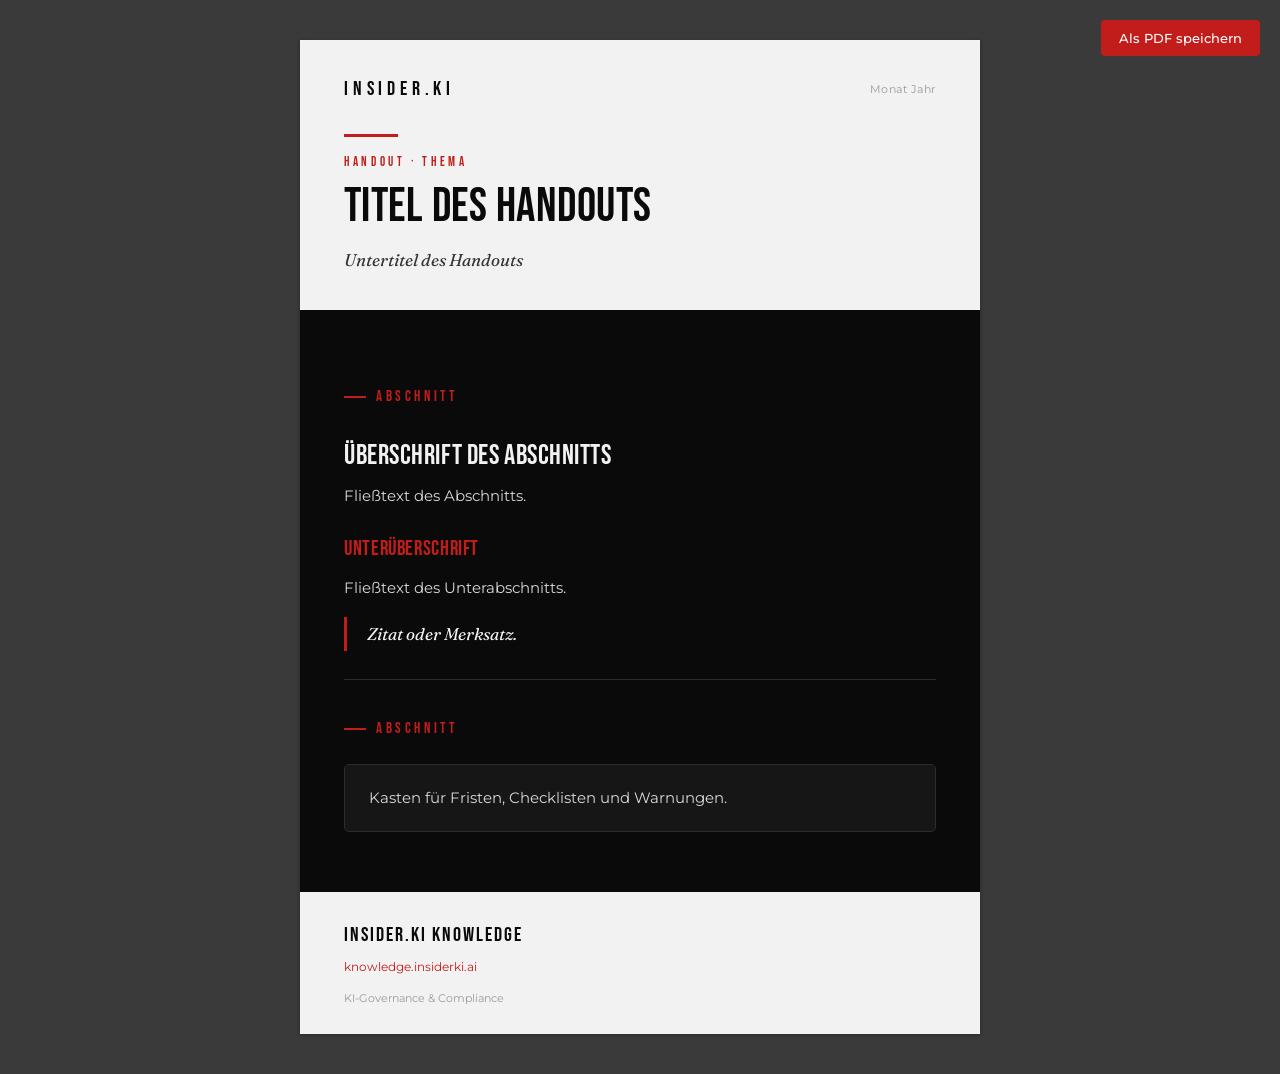
<file: _vorlage/handout.html>
<!DOCTYPE html>
<html lang="de">
<head>
<meta charset="UTF-8">
<meta name="viewport" content="width=device-width, initial-scale=1.0">
<title>Handout: KNOWLEDGE Vorlage | KNOWLEDGE</title>
<link rel="preconnect" href="https://fonts.googleapis.com">
<link rel="preconnect" href="https://fonts.gstatic.com" crossorigin>
<link href="https://fonts.googleapis.com/css2?family=Bebas+Neue&family=Montserrat:ital,wght@0,300;0,400;0,500;0,600;1,400&family=Fraunces:ital,opsz,wght@1,9..144,400;1,9..144,500&display=swap" rel="stylesheet">
<script>/**
 * marked v12.0.2 - a markdown parser
 * Copyright (c) 2011-2024, Christopher Jeffrey. (MIT Licensed)
 * https://github.com/markedjs/marked
 */
!function(e,t){"object"==typeof exports&&"undefined"!=typeof module?t(exports):"function"==typeof define&&define.amd?define(["exports"],t):t((e="undefined"!=typeof globalThis?globalThis:e||self).marked={})}(this,(function(e){"use strict";function t(){return{async:!1,breaks:!1,extensions:null,gfm:!0,hooks:null,pedantic:!1,renderer:null,silent:!1,tokenizer:null,walkTokens:null}}function n(t){e.defaults=t}e.defaults={async:!1,breaks:!1,extensions:null,gfm:!0,hooks:null,pedantic:!1,renderer:null,silent:!1,tokenizer:null,walkTokens:null};const s=/[&<>"']/,r=new RegExp(s.source,"g"),i=/[<>"']|&(?!(#\d{1,7}|#[Xx][a-fA-F0-9]{1,6}|\w+);)/,l=new RegExp(i.source,"g"),o={"&":"&amp;","<":"&lt;",">":"&gt;",'"':"&quot;","'":"&#39;"},a=e=>o[e];function c(e,t){if(t){if(s.test(e))return e.replace(r,a)}else if(i.test(e))return e.replace(l,a);return e}const h=/&(#(?:\d+)|(?:#x[0-9A-Fa-f]+)|(?:\w+));?/gi;function p(e){return e.replace(h,((e,t)=>"colon"===(t=t.toLowerCase())?":":"#"===t.charAt(0)?"x"===t.charAt(1)?String.fromCharCode(parseInt(t.substring(2),16)):String.fromCharCode(+t.substring(1)):""))}const u=/(^|[^\[])\^/g;function k(e,t){let n="string"==typeof e?e:e.source;t=t||"";const s={replace:(e,t)=>{let r="string"==typeof t?t:t.source;return r=r.replace(u,"$1"),n=n.replace(e,r),s},getRegex:()=>new RegExp(n,t)};return s}function g(e){try{e=encodeURI(e).replace(/%25/g,"%")}catch(e){return null}return e}const f={exec:()=>null};function d(e,t){const n=e.replace(/\|/g,((e,t,n)=>{let s=!1,r=t;for(;--r>=0&&"\\"===n[r];)s=!s;return s?"|":" |"})).split(/ \|/);let s=0;if(n[0].trim()||n.shift(),n.length>0&&!n[n.length-1].trim()&&n.pop(),t)if(n.length>t)n.splice(t);else for(;n.length<t;)n.push("");for(;s<n.length;s++)n[s]=n[s].trim().replace(/\\\|/g,"|");return n}function x(e,t,n){const s=e.length;if(0===s)return"";let r=0;for(;r<s;){const i=e.charAt(s-r-1);if(i!==t||n){if(i===t||!n)break;r++}else r++}return e.slice(0,s-r)}function b(e,t,n,s){const r=t.href,i=t.title?c(t.title):null,l=e[1].replace(/\\([\[\]])/g,"$1");if("!"!==e[0].charAt(0)){s.state.inLink=!0;const e={type:"link",raw:n,href:r,title:i,text:l,tokens:s.inlineTokens(l)};return s.state.inLink=!1,e}return{type:"image",raw:n,href:r,title:i,text:c(l)}}class w{options;rules;lexer;constructor(t){this.options=t||e.defaults}space(e){const t=this.rules.block.newline.exec(e);if(t&&t[0].length>0)return{type:"space",raw:t[0]}}code(e){const t=this.rules.block.code.exec(e);if(t){const e=t[0].replace(/^ {1,4}/gm,"");return{type:"code",raw:t[0],codeBlockStyle:"indented",text:this.options.pedantic?e:x(e,"\n")}}}fences(e){const t=this.rules.block.fences.exec(e);if(t){const e=t[0],n=function(e,t){const n=e.match(/^(\s+)(?:```)/);if(null===n)return t;const s=n[1];return t.split("\n").map((e=>{const t=e.match(/^\s+/);if(null===t)return e;const[n]=t;return n.length>=s.length?e.slice(s.length):e})).join("\n")}(e,t[3]||"");return{type:"code",raw:e,lang:t[2]?t[2].trim().replace(this.rules.inline.anyPunctuation,"$1"):t[2],text:n}}}heading(e){const t=this.rules.block.heading.exec(e);if(t){let e=t[2].trim();if(/#$/.test(e)){const t=x(e,"#");this.options.pedantic?e=t.trim():t&&!/ $/.test(t)||(e=t.trim())}return{type:"heading",raw:t[0],depth:t[1].length,text:e,tokens:this.lexer.inline(e)}}}hr(e){const t=this.rules.block.hr.exec(e);if(t)return{type:"hr",raw:t[0]}}blockquote(e){const t=this.rules.block.blockquote.exec(e);if(t){let e=t[0].replace(/\n {0,3}((?:=+|-+) *)(?=\n|$)/g,"\n    $1");e=x(e.replace(/^ *>[ \t]?/gm,""),"\n");const n=this.lexer.state.top;this.lexer.state.top=!0;const s=this.lexer.blockTokens(e);return this.lexer.state.top=n,{type:"blockquote",raw:t[0],tokens:s,text:e}}}list(e){let t=this.rules.block.list.exec(e);if(t){let n=t[1].trim();const s=n.length>1,r={type:"list",raw:"",ordered:s,start:s?+n.slice(0,-1):"",loose:!1,items:[]};n=s?`\\d{1,9}\\${n.slice(-1)}`:`\\${n}`,this.options.pedantic&&(n=s?n:"[*+-]");const i=new RegExp(`^( {0,3}${n})((?:[\t ][^\\n]*)?(?:\\n|$))`);let l="",o="",a=!1;for(;e;){let n=!1;if(!(t=i.exec(e)))break;if(this.rules.block.hr.test(e))break;l=t[0],e=e.substring(l.length);let s=t[2].split("\n",1)[0].replace(/^\t+/,(e=>" ".repeat(3*e.length))),c=e.split("\n",1)[0],h=0;this.options.pedantic?(h=2,o=s.trimStart()):(h=t[2].search(/[^ ]/),h=h>4?1:h,o=s.slice(h),h+=t[1].length);let p=!1;if(!s&&/^ *$/.test(c)&&(l+=c+"\n",e=e.substring(c.length+1),n=!0),!n){const t=new RegExp(`^ {0,${Math.min(3,h-1)}}(?:[*+-]|\\d{1,9}[.)])((?:[ \t][^\\n]*)?(?:\\n|$))`),n=new RegExp(`^ {0,${Math.min(3,h-1)}}((?:- *){3,}|(?:_ *){3,}|(?:\\* *){3,})(?:\\n+|$)`),r=new RegExp(`^ {0,${Math.min(3,h-1)}}(?:\`\`\`|~~~)`),i=new RegExp(`^ {0,${Math.min(3,h-1)}}#`);for(;e;){const a=e.split("\n",1)[0];if(c=a,this.options.pedantic&&(c=c.replace(/^ {1,4}(?=( {4})*[^ ])/g,"  ")),r.test(c))break;if(i.test(c))break;if(t.test(c))break;if(n.test(e))break;if(c.search(/[^ ]/)>=h||!c.trim())o+="\n"+c.slice(h);else{if(p)break;if(s.search(/[^ ]/)>=4)break;if(r.test(s))break;if(i.test(s))break;if(n.test(s))break;o+="\n"+c}p||c.trim()||(p=!0),l+=a+"\n",e=e.substring(a.length+1),s=c.slice(h)}}r.loose||(a?r.loose=!0:/\n *\n *$/.test(l)&&(a=!0));let u,k=null;this.options.gfm&&(k=/^\[[ xX]\] /.exec(o),k&&(u="[ ] "!==k[0],o=o.replace(/^\[[ xX]\] +/,""))),r.items.push({type:"list_item",raw:l,task:!!k,checked:u,loose:!1,text:o,tokens:[]}),r.raw+=l}r.items[r.items.length-1].raw=l.trimEnd(),r.items[r.items.length-1].text=o.trimEnd(),r.raw=r.raw.trimEnd();for(let e=0;e<r.items.length;e++)if(this.lexer.state.top=!1,r.items[e].tokens=this.lexer.blockTokens(r.items[e].text,[]),!r.loose){const t=r.items[e].tokens.filter((e=>"space"===e.type)),n=t.length>0&&t.some((e=>/\n.*\n/.test(e.raw)));r.loose=n}if(r.loose)for(let e=0;e<r.items.length;e++)r.items[e].loose=!0;return r}}html(e){const t=this.rules.block.html.exec(e);if(t){return{type:"html",block:!0,raw:t[0],pre:"pre"===t[1]||"script"===t[1]||"style"===t[1],text:t[0]}}}def(e){const t=this.rules.block.def.exec(e);if(t){const e=t[1].toLowerCase().replace(/\s+/g," "),n=t[2]?t[2].replace(/^<(.*)>$/,"$1").replace(this.rules.inline.anyPunctuation,"$1"):"",s=t[3]?t[3].substring(1,t[3].length-1).replace(this.rules.inline.anyPunctuation,"$1"):t[3];return{type:"def",tag:e,raw:t[0],href:n,title:s}}}table(e){const t=this.rules.block.table.exec(e);if(!t)return;if(!/[:|]/.test(t[2]))return;const n=d(t[1]),s=t[2].replace(/^\||\| *$/g,"").split("|"),r=t[3]&&t[3].trim()?t[3].replace(/\n[ \t]*$/,"").split("\n"):[],i={type:"table",raw:t[0],header:[],align:[],rows:[]};if(n.length===s.length){for(const e of s)/^ *-+: *$/.test(e)?i.align.push("right"):/^ *:-+: *$/.test(e)?i.align.push("center"):/^ *:-+ *$/.test(e)?i.align.push("left"):i.align.push(null);for(const e of n)i.header.push({text:e,tokens:this.lexer.inline(e)});for(const e of r)i.rows.push(d(e,i.header.length).map((e=>({text:e,tokens:this.lexer.inline(e)}))));return i}}lheading(e){const t=this.rules.block.lheading.exec(e);if(t)return{type:"heading",raw:t[0],depth:"="===t[2].charAt(0)?1:2,text:t[1],tokens:this.lexer.inline(t[1])}}paragraph(e){const t=this.rules.block.paragraph.exec(e);if(t){const e="\n"===t[1].charAt(t[1].length-1)?t[1].slice(0,-1):t[1];return{type:"paragraph",raw:t[0],text:e,tokens:this.lexer.inline(e)}}}text(e){const t=this.rules.block.text.exec(e);if(t)return{type:"text",raw:t[0],text:t[0],tokens:this.lexer.inline(t[0])}}escape(e){const t=this.rules.inline.escape.exec(e);if(t)return{type:"escape",raw:t[0],text:c(t[1])}}tag(e){const t=this.rules.inline.tag.exec(e);if(t)return!this.lexer.state.inLink&&/^<a /i.test(t[0])?this.lexer.state.inLink=!0:this.lexer.state.inLink&&/^<\/a>/i.test(t[0])&&(this.lexer.state.inLink=!1),!this.lexer.state.inRawBlock&&/^<(pre|code|kbd|script)(\s|>)/i.test(t[0])?this.lexer.state.inRawBlock=!0:this.lexer.state.inRawBlock&&/^<\/(pre|code|kbd|script)(\s|>)/i.test(t[0])&&(this.lexer.state.inRawBlock=!1),{type:"html",raw:t[0],inLink:this.lexer.state.inLink,inRawBlock:this.lexer.state.inRawBlock,block:!1,text:t[0]}}link(e){const t=this.rules.inline.link.exec(e);if(t){const e=t[2].trim();if(!this.options.pedantic&&/^</.test(e)){if(!/>$/.test(e))return;const t=x(e.slice(0,-1),"\\");if((e.length-t.length)%2==0)return}else{const e=function(e,t){if(-1===e.indexOf(t[1]))return-1;let n=0;for(let s=0;s<e.length;s++)if("\\"===e[s])s++;else if(e[s]===t[0])n++;else if(e[s]===t[1]&&(n--,n<0))return s;return-1}(t[2],"()");if(e>-1){const n=(0===t[0].indexOf("!")?5:4)+t[1].length+e;t[2]=t[2].substring(0,e),t[0]=t[0].substring(0,n).trim(),t[3]=""}}let n=t[2],s="";if(this.options.pedantic){const e=/^([^'"]*[^\s])\s+(['"])(.*)\2/.exec(n);e&&(n=e[1],s=e[3])}else s=t[3]?t[3].slice(1,-1):"";return n=n.trim(),/^</.test(n)&&(n=this.options.pedantic&&!/>$/.test(e)?n.slice(1):n.slice(1,-1)),b(t,{href:n?n.replace(this.rules.inline.anyPunctuation,"$1"):n,title:s?s.replace(this.rules.inline.anyPunctuation,"$1"):s},t[0],this.lexer)}}reflink(e,t){let n;if((n=this.rules.inline.reflink.exec(e))||(n=this.rules.inline.nolink.exec(e))){const e=t[(n[2]||n[1]).replace(/\s+/g," ").toLowerCase()];if(!e){const e=n[0].charAt(0);return{type:"text",raw:e,text:e}}return b(n,e,n[0],this.lexer)}}emStrong(e,t,n=""){let s=this.rules.inline.emStrongLDelim.exec(e);if(!s)return;if(s[3]&&n.match(/[\p{L}\p{N}]/u))return;if(!(s[1]||s[2]||"")||!n||this.rules.inline.punctuation.exec(n)){const n=[...s[0]].length-1;let r,i,l=n,o=0;const a="*"===s[0][0]?this.rules.inline.emStrongRDelimAst:this.rules.inline.emStrongRDelimUnd;for(a.lastIndex=0,t=t.slice(-1*e.length+n);null!=(s=a.exec(t));){if(r=s[1]||s[2]||s[3]||s[4]||s[5]||s[6],!r)continue;if(i=[...r].length,s[3]||s[4]){l+=i;continue}if((s[5]||s[6])&&n%3&&!((n+i)%3)){o+=i;continue}if(l-=i,l>0)continue;i=Math.min(i,i+l+o);const t=[...s[0]][0].length,a=e.slice(0,n+s.index+t+i);if(Math.min(n,i)%2){const e=a.slice(1,-1);return{type:"em",raw:a,text:e,tokens:this.lexer.inlineTokens(e)}}const c=a.slice(2,-2);return{type:"strong",raw:a,text:c,tokens:this.lexer.inlineTokens(c)}}}}codespan(e){const t=this.rules.inline.code.exec(e);if(t){let e=t[2].replace(/\n/g," ");const n=/[^ ]/.test(e),s=/^ /.test(e)&&/ $/.test(e);return n&&s&&(e=e.substring(1,e.length-1)),e=c(e,!0),{type:"codespan",raw:t[0],text:e}}}br(e){const t=this.rules.inline.br.exec(e);if(t)return{type:"br",raw:t[0]}}del(e){const t=this.rules.inline.del.exec(e);if(t)return{type:"del",raw:t[0],text:t[2],tokens:this.lexer.inlineTokens(t[2])}}autolink(e){const t=this.rules.inline.autolink.exec(e);if(t){let e,n;return"@"===t[2]?(e=c(t[1]),n="mailto:"+e):(e=c(t[1]),n=e),{type:"link",raw:t[0],text:e,href:n,tokens:[{type:"text",raw:e,text:e}]}}}url(e){let t;if(t=this.rules.inline.url.exec(e)){let e,n;if("@"===t[2])e=c(t[0]),n="mailto:"+e;else{let s;do{s=t[0],t[0]=this.rules.inline._backpedal.exec(t[0])?.[0]??""}while(s!==t[0]);e=c(t[0]),n="www."===t[1]?"http://"+t[0]:t[0]}return{type:"link",raw:t[0],text:e,href:n,tokens:[{type:"text",raw:e,text:e}]}}}inlineText(e){const t=this.rules.inline.text.exec(e);if(t){let e;return e=this.lexer.state.inRawBlock?t[0]:c(t[0]),{type:"text",raw:t[0],text:e}}}}const m=/^ {0,3}((?:-[\t ]*){3,}|(?:_[ \t]*){3,}|(?:\*[ \t]*){3,})(?:\n+|$)/,y=/(?:[*+-]|\d{1,9}[.)])/,$=k(/^(?!bull |blockCode|fences|blockquote|heading|html)((?:.|\n(?!\s*?\n|bull |blockCode|fences|blockquote|heading|html))+?)\n {0,3}(=+|-+) *(?:\n+|$)/).replace(/bull/g,y).replace(/blockCode/g,/ {4}/).replace(/fences/g,/ {0,3}(?:`{3,}|~{3,})/).replace(/blockquote/g,/ {0,3}>/).replace(/heading/g,/ {0,3}#{1,6}/).replace(/html/g,/ {0,3}<[^\n>]+>\n/).getRegex(),z=/^([^\n]+(?:\n(?!hr|heading|lheading|blockquote|fences|list|html|table| +\n)[^\n]+)*)/,T=/(?!\s*\])(?:\\.|[^\[\]\\])+/,R=k(/^ {0,3}\[(label)\]: *(?:\n *)?([^<\s][^\s]*|<.*?>)(?:(?: +(?:\n *)?| *\n *)(title))? *(?:\n+|$)/).replace("label",T).replace("title",/(?:"(?:\\"?|[^"\\])*"|'[^'\n]*(?:\n[^'\n]+)*\n?'|\([^()]*\))/).getRegex(),_=k(/^( {0,3}bull)([ \t][^\n]+?)?(?:\n|$)/).replace(/bull/g,y).getRegex(),A="address|article|aside|base|basefont|blockquote|body|caption|center|col|colgroup|dd|details|dialog|dir|div|dl|dt|fieldset|figcaption|figure|footer|form|frame|frameset|h[1-6]|head|header|hr|html|iframe|legend|li|link|main|menu|menuitem|meta|nav|noframes|ol|optgroup|option|p|param|search|section|summary|table|tbody|td|tfoot|th|thead|title|tr|track|ul",S=/<!--(?:-?>|[\s\S]*?(?:-->|$))/,I=k("^ {0,3}(?:<(script|pre|style|textarea)[\\s>][\\s\\S]*?(?:</\\1>[^\\n]*\\n+|$)|comment[^\\n]*(\\n+|$)|<\\?[\\s\\S]*?(?:\\?>\\n*|$)|<![A-Z][\\s\\S]*?(?:>\\n*|$)|<!\\[CDATA\\[[\\s\\S]*?(?:\\]\\]>\\n*|$)|</?(tag)(?: +|\\n|/?>)[\\s\\S]*?(?:(?:\\n *)+\\n|$)|<(?!script|pre|style|textarea)([a-z][\\w-]*)(?:attribute)*? */?>(?=[ \\t]*(?:\\n|$))[\\s\\S]*?(?:(?:\\n *)+\\n|$)|</(?!script|pre|style|textarea)[a-z][\\w-]*\\s*>(?=[ \\t]*(?:\\n|$))[\\s\\S]*?(?:(?:\\n *)+\\n|$))","i").replace("comment",S).replace("tag",A).replace("attribute",/ +[a-zA-Z:_][\w.:-]*(?: *= *"[^"\n]*"| *= *'[^'\n]*'| *= *[^\s"'=<>`]+)?/).getRegex(),E=k(z).replace("hr",m).replace("heading"," {0,3}#{1,6}(?:\\s|$)").replace("|lheading","").replace("|table","").replace("blockquote"," {0,3}>").replace("fences"," {0,3}(?:`{3,}(?=[^`\\n]*\\n)|~{3,})[^\\n]*\\n").replace("list"," {0,3}(?:[*+-]|1[.)]) ").replace("html","</?(?:tag)(?: +|\\n|/?>)|<(?:script|pre|style|textarea|!--)").replace("tag",A).getRegex(),q={blockquote:k(/^( {0,3}> ?(paragraph|[^\n]*)(?:\n|$))+/).replace("paragraph",E).getRegex(),code:/^( {4}[^\n]+(?:\n(?: *(?:\n|$))*)?)+/,def:R,fences:/^ {0,3}(`{3,}(?=[^`\n]*(?:\n|$))|~{3,})([^\n]*)(?:\n|$)(?:|([\s\S]*?)(?:\n|$))(?: {0,3}\1[~`]* *(?=\n|$)|$)/,heading:/^ {0,3}(#{1,6})(?=\s|$)(.*)(?:\n+|$)/,hr:m,html:I,lheading:$,list:_,newline:/^(?: *(?:\n|$))+/,paragraph:E,table:f,text:/^[^\n]+/},Z=k("^ *([^\\n ].*)\\n {0,3}((?:\\| *)?:?-+:? *(?:\\| *:?-+:? *)*(?:\\| *)?)(?:\\n((?:(?! *\\n|hr|heading|blockquote|code|fences|list|html).*(?:\\n|$))*)\\n*|$)").replace("hr",m).replace("heading"," {0,3}#{1,6}(?:\\s|$)").replace("blockquote"," {0,3}>").replace("code"," {4}[^\\n]").replace("fences"," {0,3}(?:`{3,}(?=[^`\\n]*\\n)|~{3,})[^\\n]*\\n").replace("list"," {0,3}(?:[*+-]|1[.)]) ").replace("html","</?(?:tag)(?: +|\\n|/?>)|<(?:script|pre|style|textarea|!--)").replace("tag",A).getRegex(),L={...q,table:Z,paragraph:k(z).replace("hr",m).replace("heading"," {0,3}#{1,6}(?:\\s|$)").replace("|lheading","").replace("table",Z).replace("blockquote"," {0,3}>").replace("fences"," {0,3}(?:`{3,}(?=[^`\\n]*\\n)|~{3,})[^\\n]*\\n").replace("list"," {0,3}(?:[*+-]|1[.)]) ").replace("html","</?(?:tag)(?: +|\\n|/?>)|<(?:script|pre|style|textarea|!--)").replace("tag",A).getRegex()},P={...q,html:k("^ *(?:comment *(?:\\n|\\s*$)|<(tag)[\\s\\S]+?</\\1> *(?:\\n{2,}|\\s*$)|<tag(?:\"[^\"]*\"|'[^']*'|\\s[^'\"/>\\s]*)*?/?> *(?:\\n{2,}|\\s*$))").replace("comment",S).replace(/tag/g,"(?!(?:a|em|strong|small|s|cite|q|dfn|abbr|data|time|code|var|samp|kbd|sub|sup|i|b|u|mark|ruby|rt|rp|bdi|bdo|span|br|wbr|ins|del|img)\\b)\\w+(?!:|[^\\w\\s@]*@)\\b").getRegex(),def:/^ *\[([^\]]+)\]: *<?([^\s>]+)>?(?: +(["(][^\n]+[")]))? *(?:\n+|$)/,heading:/^(#{1,6})(.*)(?:\n+|$)/,fences:f,lheading:/^(.+?)\n {0,3}(=+|-+) *(?:\n+|$)/,paragraph:k(z).replace("hr",m).replace("heading"," *#{1,6} *[^\n]").replace("lheading",$).replace("|table","").replace("blockquote"," {0,3}>").replace("|fences","").replace("|list","").replace("|html","").replace("|tag","").getRegex()},Q=/^\\([!"#$%&'()*+,\-./:;<=>?@\[\]\\^_`{|}~])/,v=/^( {2,}|\\)\n(?!\s*$)/,B="\\p{P}\\p{S}",C=k(/^((?![*_])[\spunctuation])/,"u").replace(/punctuation/g,B).getRegex(),M=k(/^(?:\*+(?:((?!\*)[punct])|[^\s*]))|^_+(?:((?!_)[punct])|([^\s_]))/,"u").replace(/punct/g,B).getRegex(),O=k("^[^_*]*?__[^_*]*?\\*[^_*]*?(?=__)|[^*]+(?=[^*])|(?!\\*)[punct](\\*+)(?=[\\s]|$)|[^punct\\s](\\*+)(?!\\*)(?=[punct\\s]|$)|(?!\\*)[punct\\s](\\*+)(?=[^punct\\s])|[\\s](\\*+)(?!\\*)(?=[punct])|(?!\\*)[punct](\\*+)(?!\\*)(?=[punct])|[^punct\\s](\\*+)(?=[^punct\\s])","gu").replace(/punct/g,B).getRegex(),D=k("^[^_*]*?\\*\\*[^_*]*?_[^_*]*?(?=\\*\\*)|[^_]+(?=[^_])|(?!_)[punct](_+)(?=[\\s]|$)|[^punct\\s](_+)(?!_)(?=[punct\\s]|$)|(?!_)[punct\\s](_+)(?=[^punct\\s])|[\\s](_+)(?!_)(?=[punct])|(?!_)[punct](_+)(?!_)(?=[punct])","gu").replace(/punct/g,B).getRegex(),j=k(/\\([punct])/,"gu").replace(/punct/g,B).getRegex(),H=k(/^<(scheme:[^\s\x00-\x1f<>]*|email)>/).replace("scheme",/[a-zA-Z][a-zA-Z0-9+.-]{1,31}/).replace("email",/[a-zA-Z0-9.!#$%&'*+/=?^_`{|}~-]+(@)[a-zA-Z0-9](?:[a-zA-Z0-9-]{0,61}[a-zA-Z0-9])?(?:\.[a-zA-Z0-9](?:[a-zA-Z0-9-]{0,61}[a-zA-Z0-9])?)+(?![-_])/).getRegex(),U=k(S).replace("(?:--\x3e|$)","--\x3e").getRegex(),X=k("^comment|^</[a-zA-Z][\\w:-]*\\s*>|^<[a-zA-Z][\\w-]*(?:attribute)*?\\s*/?>|^<\\?[\\s\\S]*?\\?>|^<![a-zA-Z]+\\s[\\s\\S]*?>|^<!\\[CDATA\\[[\\s\\S]*?\\]\\]>").replace("comment",U).replace("attribute",/\s+[a-zA-Z:_][\w.:-]*(?:\s*=\s*"[^"]*"|\s*=\s*'[^']*'|\s*=\s*[^\s"'=<>`]+)?/).getRegex(),F=/(?:\[(?:\\.|[^\[\]\\])*\]|\\.|`[^`]*`|[^\[\]\\`])*?/,N=k(/^!?\[(label)\]\(\s*(href)(?:\s+(title))?\s*\)/).replace("label",F).replace("href",/<(?:\\.|[^\n<>\\])+>|[^\s\x00-\x1f]*/).replace("title",/"(?:\\"?|[^"\\])*"|'(?:\\'?|[^'\\])*'|\((?:\\\)?|[^)\\])*\)/).getRegex(),G=k(/^!?\[(label)\]\[(ref)\]/).replace("label",F).replace("ref",T).getRegex(),J=k(/^!?\[(ref)\](?:\[\])?/).replace("ref",T).getRegex(),K={_backpedal:f,anyPunctuation:j,autolink:H,blockSkip:/\[[^[\]]*?\]\([^\(\)]*?\)|`[^`]*?`|<[^<>]*?>/g,br:v,code:/^(`+)([^`]|[^`][\s\S]*?[^`])\1(?!`)/,del:f,emStrongLDelim:M,emStrongRDelimAst:O,emStrongRDelimUnd:D,escape:Q,link:N,nolink:J,punctuation:C,reflink:G,reflinkSearch:k("reflink|nolink(?!\\()","g").replace("reflink",G).replace("nolink",J).getRegex(),tag:X,text:/^(`+|[^`])(?:(?= {2,}\n)|[\s\S]*?(?:(?=[\\<!\[`*_]|\b_|$)|[^ ](?= {2,}\n)))/,url:f},V={...K,link:k(/^!?\[(label)\]\((.*?)\)/).replace("label",F).getRegex(),reflink:k(/^!?\[(label)\]\s*\[([^\]]*)\]/).replace("label",F).getRegex()},W={...K,escape:k(Q).replace("])","~|])").getRegex(),url:k(/^((?:ftp|https?):\/\/|www\.)(?:[a-zA-Z0-9\-]+\.?)+[^\s<]*|^email/,"i").replace("email",/[A-Za-z0-9._+-]+(@)[a-zA-Z0-9-_]+(?:\.[a-zA-Z0-9-_]*[a-zA-Z0-9])+(?![-_])/).getRegex(),_backpedal:/(?:[^?!.,:;*_'"~()&]+|\([^)]*\)|&(?![a-zA-Z0-9]+;$)|[?!.,:;*_'"~)]+(?!$))+/,del:/^(~~?)(?=[^\s~])([\s\S]*?[^\s~])\1(?=[^~]|$)/,text:/^([`~]+|[^`~])(?:(?= {2,}\n)|(?=[a-zA-Z0-9.!#$%&'*+\/=?_`{\|}~-]+@)|[\s\S]*?(?:(?=[\\<!\[`*~_]|\b_|https?:\/\/|ftp:\/\/|www\.|$)|[^ ](?= {2,}\n)|[^a-zA-Z0-9.!#$%&'*+\/=?_`{\|}~-](?=[a-zA-Z0-9.!#$%&'*+\/=?_`{\|}~-]+@)))/},Y={...W,br:k(v).replace("{2,}","*").getRegex(),text:k(W.text).replace("\\b_","\\b_| {2,}\\n").replace(/\{2,\}/g,"*").getRegex()},ee={normal:q,gfm:L,pedantic:P},te={normal:K,gfm:W,breaks:Y,pedantic:V};class ne{tokens;options;state;tokenizer;inlineQueue;constructor(t){this.tokens=[],this.tokens.links=Object.create(null),this.options=t||e.defaults,this.options.tokenizer=this.options.tokenizer||new w,this.tokenizer=this.options.tokenizer,this.tokenizer.options=this.options,this.tokenizer.lexer=this,this.inlineQueue=[],this.state={inLink:!1,inRawBlock:!1,top:!0};const n={block:ee.normal,inline:te.normal};this.options.pedantic?(n.block=ee.pedantic,n.inline=te.pedantic):this.options.gfm&&(n.block=ee.gfm,this.options.breaks?n.inline=te.breaks:n.inline=te.gfm),this.tokenizer.rules=n}static get rules(){return{block:ee,inline:te}}static lex(e,t){return new ne(t).lex(e)}static lexInline(e,t){return new ne(t).inlineTokens(e)}lex(e){e=e.replace(/\r\n|\r/g,"\n"),this.blockTokens(e,this.tokens);for(let e=0;e<this.inlineQueue.length;e++){const t=this.inlineQueue[e];this.inlineTokens(t.src,t.tokens)}return this.inlineQueue=[],this.tokens}blockTokens(e,t=[]){let n,s,r,i;for(e=this.options.pedantic?e.replace(/\t/g,"    ").replace(/^ +$/gm,""):e.replace(/^( *)(\t+)/gm,((e,t,n)=>t+"    ".repeat(n.length)));e;)if(!(this.options.extensions&&this.options.extensions.block&&this.options.extensions.block.some((s=>!!(n=s.call({lexer:this},e,t))&&(e=e.substring(n.raw.length),t.push(n),!0)))))if(n=this.tokenizer.space(e))e=e.substring(n.raw.length),1===n.raw.length&&t.length>0?t[t.length-1].raw+="\n":t.push(n);else if(n=this.tokenizer.code(e))e=e.substring(n.raw.length),s=t[t.length-1],!s||"paragraph"!==s.type&&"text"!==s.type?t.push(n):(s.raw+="\n"+n.raw,s.text+="\n"+n.text,this.inlineQueue[this.inlineQueue.length-1].src=s.text);else if(n=this.tokenizer.fences(e))e=e.substring(n.raw.length),t.push(n);else if(n=this.tokenizer.heading(e))e=e.substring(n.raw.length),t.push(n);else if(n=this.tokenizer.hr(e))e=e.substring(n.raw.length),t.push(n);else if(n=this.tokenizer.blockquote(e))e=e.substring(n.raw.length),t.push(n);else if(n=this.tokenizer.list(e))e=e.substring(n.raw.length),t.push(n);else if(n=this.tokenizer.html(e))e=e.substring(n.raw.length),t.push(n);else if(n=this.tokenizer.def(e))e=e.substring(n.raw.length),s=t[t.length-1],!s||"paragraph"!==s.type&&"text"!==s.type?this.tokens.links[n.tag]||(this.tokens.links[n.tag]={href:n.href,title:n.title}):(s.raw+="\n"+n.raw,s.text+="\n"+n.raw,this.inlineQueue[this.inlineQueue.length-1].src=s.text);else if(n=this.tokenizer.table(e))e=e.substring(n.raw.length),t.push(n);else if(n=this.tokenizer.lheading(e))e=e.substring(n.raw.length),t.push(n);else{if(r=e,this.options.extensions&&this.options.extensions.startBlock){let t=1/0;const n=e.slice(1);let s;this.options.extensions.startBlock.forEach((e=>{s=e.call({lexer:this},n),"number"==typeof s&&s>=0&&(t=Math.min(t,s))})),t<1/0&&t>=0&&(r=e.substring(0,t+1))}if(this.state.top&&(n=this.tokenizer.paragraph(r)))s=t[t.length-1],i&&"paragraph"===s.type?(s.raw+="\n"+n.raw,s.text+="\n"+n.text,this.inlineQueue.pop(),this.inlineQueue[this.inlineQueue.length-1].src=s.text):t.push(n),i=r.length!==e.length,e=e.substring(n.raw.length);else if(n=this.tokenizer.text(e))e=e.substring(n.raw.length),s=t[t.length-1],s&&"text"===s.type?(s.raw+="\n"+n.raw,s.text+="\n"+n.text,this.inlineQueue.pop(),this.inlineQueue[this.inlineQueue.length-1].src=s.text):t.push(n);else if(e){const t="Infinite loop on byte: "+e.charCodeAt(0);if(this.options.silent){console.error(t);break}throw new Error(t)}}return this.state.top=!0,t}inline(e,t=[]){return this.inlineQueue.push({src:e,tokens:t}),t}inlineTokens(e,t=[]){let n,s,r,i,l,o,a=e;if(this.tokens.links){const e=Object.keys(this.tokens.links);if(e.length>0)for(;null!=(i=this.tokenizer.rules.inline.reflinkSearch.exec(a));)e.includes(i[0].slice(i[0].lastIndexOf("[")+1,-1))&&(a=a.slice(0,i.index)+"["+"a".repeat(i[0].length-2)+"]"+a.slice(this.tokenizer.rules.inline.reflinkSearch.lastIndex))}for(;null!=(i=this.tokenizer.rules.inline.blockSkip.exec(a));)a=a.slice(0,i.index)+"["+"a".repeat(i[0].length-2)+"]"+a.slice(this.tokenizer.rules.inline.blockSkip.lastIndex);for(;null!=(i=this.tokenizer.rules.inline.anyPunctuation.exec(a));)a=a.slice(0,i.index)+"++"+a.slice(this.tokenizer.rules.inline.anyPunctuation.lastIndex);for(;e;)if(l||(o=""),l=!1,!(this.options.extensions&&this.options.extensions.inline&&this.options.extensions.inline.some((s=>!!(n=s.call({lexer:this},e,t))&&(e=e.substring(n.raw.length),t.push(n),!0)))))if(n=this.tokenizer.escape(e))e=e.substring(n.raw.length),t.push(n);else if(n=this.tokenizer.tag(e))e=e.substring(n.raw.length),s=t[t.length-1],s&&"text"===n.type&&"text"===s.type?(s.raw+=n.raw,s.text+=n.text):t.push(n);else if(n=this.tokenizer.link(e))e=e.substring(n.raw.length),t.push(n);else if(n=this.tokenizer.reflink(e,this.tokens.links))e=e.substring(n.raw.length),s=t[t.length-1],s&&"text"===n.type&&"text"===s.type?(s.raw+=n.raw,s.text+=n.text):t.push(n);else if(n=this.tokenizer.emStrong(e,a,o))e=e.substring(n.raw.length),t.push(n);else if(n=this.tokenizer.codespan(e))e=e.substring(n.raw.length),t.push(n);else if(n=this.tokenizer.br(e))e=e.substring(n.raw.length),t.push(n);else if(n=this.tokenizer.del(e))e=e.substring(n.raw.length),t.push(n);else if(n=this.tokenizer.autolink(e))e=e.substring(n.raw.length),t.push(n);else if(this.state.inLink||!(n=this.tokenizer.url(e))){if(r=e,this.options.extensions&&this.options.extensions.startInline){let t=1/0;const n=e.slice(1);let s;this.options.extensions.startInline.forEach((e=>{s=e.call({lexer:this},n),"number"==typeof s&&s>=0&&(t=Math.min(t,s))})),t<1/0&&t>=0&&(r=e.substring(0,t+1))}if(n=this.tokenizer.inlineText(r))e=e.substring(n.raw.length),"_"!==n.raw.slice(-1)&&(o=n.raw.slice(-1)),l=!0,s=t[t.length-1],s&&"text"===s.type?(s.raw+=n.raw,s.text+=n.text):t.push(n);else if(e){const t="Infinite loop on byte: "+e.charCodeAt(0);if(this.options.silent){console.error(t);break}throw new Error(t)}}else e=e.substring(n.raw.length),t.push(n);return t}}class se{options;constructor(t){this.options=t||e.defaults}code(e,t,n){const s=(t||"").match(/^\S*/)?.[0];return e=e.replace(/\n$/,"")+"\n",s?'<pre><code class="language-'+c(s)+'">'+(n?e:c(e,!0))+"</code></pre>\n":"<pre><code>"+(n?e:c(e,!0))+"</code></pre>\n"}blockquote(e){return`<blockquote>\n${e}</blockquote>\n`}html(e,t){return e}heading(e,t,n){return`<h${t}>${e}</h${t}>\n`}hr(){return"<hr>\n"}list(e,t,n){const s=t?"ol":"ul";return"<"+s+(t&&1!==n?' start="'+n+'"':"")+">\n"+e+"</"+s+">\n"}listitem(e,t,n){return`<li>${e}</li>\n`}checkbox(e){return"<input "+(e?'checked="" ':"")+'disabled="" type="checkbox">'}paragraph(e){return`<p>${e}</p>\n`}table(e,t){return t&&(t=`<tbody>${t}</tbody>`),"<table>\n<thead>\n"+e+"</thead>\n"+t+"</table>\n"}tablerow(e){return`<tr>\n${e}</tr>\n`}tablecell(e,t){const n=t.header?"th":"td";return(t.align?`<${n} align="${t.align}">`:`<${n}>`)+e+`</${n}>\n`}strong(e){return`<strong>${e}</strong>`}em(e){return`<em>${e}</em>`}codespan(e){return`<code>${e}</code>`}br(){return"<br>"}del(e){return`<del>${e}</del>`}link(e,t,n){const s=g(e);if(null===s)return n;let r='<a href="'+(e=s)+'"';return t&&(r+=' title="'+t+'"'),r+=">"+n+"</a>",r}image(e,t,n){const s=g(e);if(null===s)return n;let r=`<img src="${e=s}" alt="${n}"`;return t&&(r+=` title="${t}"`),r+=">",r}text(e){return e}}class re{strong(e){return e}em(e){return e}codespan(e){return e}del(e){return e}html(e){return e}text(e){return e}link(e,t,n){return""+n}image(e,t,n){return""+n}br(){return""}}class ie{options;renderer;textRenderer;constructor(t){this.options=t||e.defaults,this.options.renderer=this.options.renderer||new se,this.renderer=this.options.renderer,this.renderer.options=this.options,this.textRenderer=new re}static parse(e,t){return new ie(t).parse(e)}static parseInline(e,t){return new ie(t).parseInline(e)}parse(e,t=!0){let n="";for(let s=0;s<e.length;s++){const r=e[s];if(this.options.extensions&&this.options.extensions.renderers&&this.options.extensions.renderers[r.type]){const e=r,t=this.options.extensions.renderers[e.type].call({parser:this},e);if(!1!==t||!["space","hr","heading","code","table","blockquote","list","html","paragraph","text"].includes(e.type)){n+=t||"";continue}}switch(r.type){case"space":continue;case"hr":n+=this.renderer.hr();continue;case"heading":{const e=r;n+=this.renderer.heading(this.parseInline(e.tokens),e.depth,p(this.parseInline(e.tokens,this.textRenderer)));continue}case"code":{const e=r;n+=this.renderer.code(e.text,e.lang,!!e.escaped);continue}case"table":{const e=r;let t="",s="";for(let t=0;t<e.header.length;t++)s+=this.renderer.tablecell(this.parseInline(e.header[t].tokens),{header:!0,align:e.align[t]});t+=this.renderer.tablerow(s);let i="";for(let t=0;t<e.rows.length;t++){const n=e.rows[t];s="";for(let t=0;t<n.length;t++)s+=this.renderer.tablecell(this.parseInline(n[t].tokens),{header:!1,align:e.align[t]});i+=this.renderer.tablerow(s)}n+=this.renderer.table(t,i);continue}case"blockquote":{const e=r,t=this.parse(e.tokens);n+=this.renderer.blockquote(t);continue}case"list":{const e=r,t=e.ordered,s=e.start,i=e.loose;let l="";for(let t=0;t<e.items.length;t++){const n=e.items[t],s=n.checked,r=n.task;let o="";if(n.task){const e=this.renderer.checkbox(!!s);i?n.tokens.length>0&&"paragraph"===n.tokens[0].type?(n.tokens[0].text=e+" "+n.tokens[0].text,n.tokens[0].tokens&&n.tokens[0].tokens.length>0&&"text"===n.tokens[0].tokens[0].type&&(n.tokens[0].tokens[0].text=e+" "+n.tokens[0].tokens[0].text)):n.tokens.unshift({type:"text",text:e+" "}):o+=e+" "}o+=this.parse(n.tokens,i),l+=this.renderer.listitem(o,r,!!s)}n+=this.renderer.list(l,t,s);continue}case"html":{const e=r;n+=this.renderer.html(e.text,e.block);continue}case"paragraph":{const e=r;n+=this.renderer.paragraph(this.parseInline(e.tokens));continue}case"text":{let i=r,l=i.tokens?this.parseInline(i.tokens):i.text;for(;s+1<e.length&&"text"===e[s+1].type;)i=e[++s],l+="\n"+(i.tokens?this.parseInline(i.tokens):i.text);n+=t?this.renderer.paragraph(l):l;continue}default:{const e='Token with "'+r.type+'" type was not found.';if(this.options.silent)return console.error(e),"";throw new Error(e)}}}return n}parseInline(e,t){t=t||this.renderer;let n="";for(let s=0;s<e.length;s++){const r=e[s];if(this.options.extensions&&this.options.extensions.renderers&&this.options.extensions.renderers[r.type]){const e=this.options.extensions.renderers[r.type].call({parser:this},r);if(!1!==e||!["escape","html","link","image","strong","em","codespan","br","del","text"].includes(r.type)){n+=e||"";continue}}switch(r.type){case"escape":{const e=r;n+=t.text(e.text);break}case"html":{const e=r;n+=t.html(e.text);break}case"link":{const e=r;n+=t.link(e.href,e.title,this.parseInline(e.tokens,t));break}case"image":{const e=r;n+=t.image(e.href,e.title,e.text);break}case"strong":{const e=r;n+=t.strong(this.parseInline(e.tokens,t));break}case"em":{const e=r;n+=t.em(this.parseInline(e.tokens,t));break}case"codespan":{const e=r;n+=t.codespan(e.text);break}case"br":n+=t.br();break;case"del":{const e=r;n+=t.del(this.parseInline(e.tokens,t));break}case"text":{const e=r;n+=t.text(e.text);break}default:{const e='Token with "'+r.type+'" type was not found.';if(this.options.silent)return console.error(e),"";throw new Error(e)}}}return n}}class le{options;constructor(t){this.options=t||e.defaults}static passThroughHooks=new Set(["preprocess","postprocess","processAllTokens"]);preprocess(e){return e}postprocess(e){return e}processAllTokens(e){return e}}class oe{defaults={async:!1,breaks:!1,extensions:null,gfm:!0,hooks:null,pedantic:!1,renderer:null,silent:!1,tokenizer:null,walkTokens:null};options=this.setOptions;parse=this.#e(ne.lex,ie.parse);parseInline=this.#e(ne.lexInline,ie.parseInline);Parser=ie;Renderer=se;TextRenderer=re;Lexer=ne;Tokenizer=w;Hooks=le;constructor(...e){this.use(...e)}walkTokens(e,t){let n=[];for(const s of e)switch(n=n.concat(t.call(this,s)),s.type){case"table":{const e=s;for(const s of e.header)n=n.concat(this.walkTokens(s.tokens,t));for(const s of e.rows)for(const e of s)n=n.concat(this.walkTokens(e.tokens,t));break}case"list":{const e=s;n=n.concat(this.walkTokens(e.items,t));break}default:{const e=s;this.defaults.extensions?.childTokens?.[e.type]?this.defaults.extensions.childTokens[e.type].forEach((s=>{const r=e[s].flat(1/0);n=n.concat(this.walkTokens(r,t))})):e.tokens&&(n=n.concat(this.walkTokens(e.tokens,t)))}}return n}use(...e){const t=this.defaults.extensions||{renderers:{},childTokens:{}};return e.forEach((e=>{const n={...e};if(n.async=this.defaults.async||n.async||!1,e.extensions&&(e.extensions.forEach((e=>{if(!e.name)throw new Error("extension name required");if("renderer"in e){const n=t.renderers[e.name];t.renderers[e.name]=n?function(...t){let s=e.renderer.apply(this,t);return!1===s&&(s=n.apply(this,t)),s}:e.renderer}if("tokenizer"in e){if(!e.level||"block"!==e.level&&"inline"!==e.level)throw new Error("extension level must be 'block' or 'inline'");const n=t[e.level];n?n.unshift(e.tokenizer):t[e.level]=[e.tokenizer],e.start&&("block"===e.level?t.startBlock?t.startBlock.push(e.start):t.startBlock=[e.start]:"inline"===e.level&&(t.startInline?t.startInline.push(e.start):t.startInline=[e.start]))}"childTokens"in e&&e.childTokens&&(t.childTokens[e.name]=e.childTokens)})),n.extensions=t),e.renderer){const t=this.defaults.renderer||new se(this.defaults);for(const n in e.renderer){if(!(n in t))throw new Error(`renderer '${n}' does not exist`);if("options"===n)continue;const s=n,r=e.renderer[s],i=t[s];t[s]=(...e)=>{let n=r.apply(t,e);return!1===n&&(n=i.apply(t,e)),n||""}}n.renderer=t}if(e.tokenizer){const t=this.defaults.tokenizer||new w(this.defaults);for(const n in e.tokenizer){if(!(n in t))throw new Error(`tokenizer '${n}' does not exist`);if(["options","rules","lexer"].includes(n))continue;const s=n,r=e.tokenizer[s],i=t[s];t[s]=(...e)=>{let n=r.apply(t,e);return!1===n&&(n=i.apply(t,e)),n}}n.tokenizer=t}if(e.hooks){const t=this.defaults.hooks||new le;for(const n in e.hooks){if(!(n in t))throw new Error(`hook '${n}' does not exist`);if("options"===n)continue;const s=n,r=e.hooks[s],i=t[s];le.passThroughHooks.has(n)?t[s]=e=>{if(this.defaults.async)return Promise.resolve(r.call(t,e)).then((e=>i.call(t,e)));const n=r.call(t,e);return i.call(t,n)}:t[s]=(...e)=>{let n=r.apply(t,e);return!1===n&&(n=i.apply(t,e)),n}}n.hooks=t}if(e.walkTokens){const t=this.defaults.walkTokens,s=e.walkTokens;n.walkTokens=function(e){let n=[];return n.push(s.call(this,e)),t&&(n=n.concat(t.call(this,e))),n}}this.defaults={...this.defaults,...n}})),this}setOptions(e){return this.defaults={...this.defaults,...e},this}lexer(e,t){return ne.lex(e,t??this.defaults)}parser(e,t){return ie.parse(e,t??this.defaults)}#e(e,t){return(n,s)=>{const r={...s},i={...this.defaults,...r};!0===this.defaults.async&&!1===r.async&&(i.silent||console.warn("marked(): The async option was set to true by an extension. The async: false option sent to parse will be ignored."),i.async=!0);const l=this.#t(!!i.silent,!!i.async);if(null==n)return l(new Error("marked(): input parameter is undefined or null"));if("string"!=typeof n)return l(new Error("marked(): input parameter is of type "+Object.prototype.toString.call(n)+", string expected"));if(i.hooks&&(i.hooks.options=i),i.async)return Promise.resolve(i.hooks?i.hooks.preprocess(n):n).then((t=>e(t,i))).then((e=>i.hooks?i.hooks.processAllTokens(e):e)).then((e=>i.walkTokens?Promise.all(this.walkTokens(e,i.walkTokens)).then((()=>e)):e)).then((e=>t(e,i))).then((e=>i.hooks?i.hooks.postprocess(e):e)).catch(l);try{i.hooks&&(n=i.hooks.preprocess(n));let s=e(n,i);i.hooks&&(s=i.hooks.processAllTokens(s)),i.walkTokens&&this.walkTokens(s,i.walkTokens);let r=t(s,i);return i.hooks&&(r=i.hooks.postprocess(r)),r}catch(e){return l(e)}}}#t(e,t){return n=>{if(n.message+="\nPlease report this to https://github.com/markedjs/marked.",e){const e="<p>An error occurred:</p><pre>"+c(n.message+"",!0)+"</pre>";return t?Promise.resolve(e):e}if(t)return Promise.reject(n);throw n}}}const ae=new oe;function ce(e,t){return ae.parse(e,t)}ce.options=ce.setOptions=function(e){return ae.setOptions(e),ce.defaults=ae.defaults,n(ce.defaults),ce},ce.getDefaults=t,ce.defaults=e.defaults,ce.use=function(...e){return ae.use(...e),ce.defaults=ae.defaults,n(ce.defaults),ce},ce.walkTokens=function(e,t){return ae.walkTokens(e,t)},ce.parseInline=ae.parseInline,ce.Parser=ie,ce.parser=ie.parse,ce.Renderer=se,ce.TextRenderer=re,ce.Lexer=ne,ce.lexer=ne.lex,ce.Tokenizer=w,ce.Hooks=le,ce.parse=ce;const he=ce.options,pe=ce.setOptions,ue=ce.use,ke=ce.walkTokens,ge=ce.parseInline,fe=ce,de=ie.parse,xe=ne.lex;e.Hooks=le,e.Lexer=ne,e.Marked=oe,e.Parser=ie,e.Renderer=se,e.TextRenderer=re,e.Tokenizer=w,e.getDefaults=t,e.lexer=xe,e.marked=ce,e.options=he,e.parse=fe,e.parseInline=ge,e.parser=de,e.setOptions=pe,e.use=ue,e.walkTokens=ke}));
</script>
<style>
  :root{
    --signal:#C21D1A;--schwarz:#0A0A0A;--dunkel:#161616;--linie-d:#2C2C2C;
    --offwhite:#F2F2F2;--hellgrau:#E6E6E6;--beton:#B9B5AE;--grau:#9A9A9A;
    --mittelgrau:#6A6A6A;--helltext:#D8D8D8;
  }
  *{margin:0;padding:0;box-sizing:border-box;}
  body{font-family:'Montserrat',sans-serif;line-height:1.7;-webkit-font-smoothing:antialiased;padding:40px 20px;}

  /* Bühnenfarbe je Stil */
  body.editorial{background:#3A3A3A;}
  body.newsletter{background:var(--beton);}

  /* Editor-Leiste (nicht im Druck) */
  .editor-bar{max-width:680px;margin:0 auto 32px;background:var(--schwarz);border-radius:6px;padding:20px 24px;}
  .editor-bar h2{font-family:'Bebas Neue',sans-serif;color:var(--offwhite);font-size:22px;letter-spacing:0.08em;font-weight:400;margin-bottom:4px;}
  .editor-bar p{color:var(--grau);font-size:12px;margin-bottom:14px;}
  .editor-bar textarea{width:100%;height:220px;background:#1A1A1A;color:var(--offwhite);border:1px solid #333;border-radius:4px;padding:14px;font-family:'SF Mono',Menlo,monospace;font-size:12px;line-height:1.6;resize:vertical;}
  .editor-bar .row{display:flex;gap:12px;margin-top:12px;align-items:center;flex-wrap:wrap;}
  .editor-bar button{background:var(--signal);color:#fff;border:none;border-radius:4px;padding:9px 18px;font-family:'Montserrat',sans-serif;font-size:13px;font-weight:500;cursor:pointer;letter-spacing:0.03em;}
  .editor-bar button.ghost{background:transparent;border:1px solid var(--grau);color:var(--grau);}
  .editor-bar .hint{color:var(--grau);font-size:11px;line-height:1.5;flex:1;min-width:180px;}
  .editor-bar code{color:var(--beton);}

  .sheet{max-width:680px;margin:0 auto;box-shadow:0 1px 4px rgba(0,0,0,0.3);}

  /* ============ MASTHEAD ============ */
  .masthead{padding:32px 44px 38px;}
  .masthead .brandrow{display:flex;align-items:center;gap:12px;margin-bottom:28px;}
  .masthead .brand{font-family:'Bebas Neue',sans-serif;font-size:20px;letter-spacing:0.24em;}
  .masthead .meta-date{margin-left:auto;font-size:11px;letter-spacing:0.05em;}
  .masthead .rule{width:54px;height:3px;background:var(--signal);margin-bottom:14px;}
  .masthead .eyebrow{font-family:'Bebas Neue',sans-serif;font-size:13px;letter-spacing:0.28em;margin-bottom:10px;}
  .masthead h1{font-family:'Bebas Neue',sans-serif;font-weight:400;font-size:48px;line-height:0.98;letter-spacing:0.01em;margin-bottom:18px;}
  .masthead .topiclabel{font-size:11px;letter-spacing:0.18em;text-transform:uppercase;}
  .masthead .topic{font-family:'Fraunces',serif;font-style:italic;font-size:17px;margin-top:4px;line-height:1.4;}

  /* ============ BODY ============ */
  .body{padding:38px 44px;}
  .body > *{margin-bottom:16px;}
  .body h2{font-family:'Bebas Neue',sans-serif;font-weight:400;font-size:28px;letter-spacing:0.02em;line-height:1.05;margin-top:32px;margin-bottom:12px;}
  .body h3{font-family:'Bebas Neue',sans-serif;font-weight:400;font-size:21px;letter-spacing:0.03em;color:var(--signal);margin-top:22px;margin-bottom:8px;}
  .body p{font-size:15px;line-height:1.75;}
  .body a{color:var(--signal);text-decoration:none;}
  .body strong{font-weight:600;}
  .body em{font-style:italic;}
  .body ul{margin-left:20px;font-size:15px;line-height:1.7;}
  .body li{margin-bottom:5px;}
  .eyebrow-label{display:flex;align-items:center;gap:10px;margin-top:36px;margin-bottom:16px;}
  .eyebrow-label::before{content:"";width:22px;height:2px;background:var(--signal);flex:none;}
  .eyebrow-label span{font-family:'Bebas Neue',sans-serif;font-size:15px;letter-spacing:0.24em;color:var(--signal);}
  .body blockquote{border-left:3px solid var(--signal);padding:4px 0 4px 20px;margin:8px 0 16px;}
  .body blockquote p{font-family:'Fraunces',serif;font-style:italic;font-size:17px;line-height:1.55;}
  .callout{border-radius:5px;padding:20px 24px;margin:22px 0;}
  .callout p:first-child{margin-top:0;}.callout p:last-child{margin-bottom:0;}

  /* ============ FOOTER ============ */
  .footer{padding:26px 44px;}
  .footer .ftitle{font-family:'Bebas Neue',sans-serif;font-size:20px;letter-spacing:0.1em;}
  .footer .flink{color:var(--signal);font-size:12px;margin-top:5px;}
  .footer .funsub{font-size:11px;margin-top:12px;}

  /* ====================================================== */
  /* STIL EDITORIAL (C): heller Header+Footer, dunkler Body */
  /* ====================================================== */
  .editorial .sheet{background:var(--schwarz);}
  .editorial .masthead{background:var(--offwhite);}
  .editorial .masthead .brand{color:var(--schwarz);}
  .editorial .masthead .meta-date{color:var(--grau);}
  .editorial .masthead .eyebrow{color:var(--signal);}
  .editorial .masthead h1{color:var(--schwarz);}
  .editorial .masthead .topiclabel{color:var(--grau);}
  .editorial .masthead .topic{color:#333;}
  .editorial .body{background:var(--schwarz);}
  .editorial .body h2{color:var(--offwhite);}
  .editorial .body p,.editorial .body li{color:var(--helltext);}
  .editorial .body strong{color:var(--offwhite);}
  .editorial .body a{border-bottom:1px solid var(--grau);}
  .editorial .body hr{border:none;border-top:1px solid var(--linie-d);margin:28px 0;}
  .editorial .body blockquote p{color:var(--offwhite);}
  .editorial .callout{background:var(--dunkel);border:1px solid var(--linie-d);}
  .editorial .footer{background:var(--offwhite);}
  .editorial .footer .ftitle{color:var(--schwarz);}
  .editorial .footer .funsub{color:var(--grau);}

  /* ====================================================== */
  /* STIL NEWSLETTER (B): dunkler Header+Footer, heller Body */
  /* ====================================================== */
  .newsletter .sheet{background:var(--offwhite);}
  .newsletter .masthead{background:var(--schwarz);}
  .newsletter .masthead .brand{color:var(--offwhite);}
  .newsletter .masthead .meta-date{color:var(--grau);}
  .newsletter .masthead .eyebrow{color:var(--grau);}
  .newsletter .masthead h1{color:var(--offwhite);}
  .newsletter .masthead .topiclabel{color:var(--grau);}
  .newsletter .masthead .topic{color:var(--hellgrau);}
  .newsletter .body{background:var(--offwhite);}
  .newsletter .body h2{color:var(--schwarz);}
  .newsletter .body p,.newsletter .body li{color:var(--schwarz);}
  .newsletter .body a{border-bottom:1px solid var(--beton);}
  .newsletter .body hr{border:none;border-top:1px solid var(--beton);margin:28px 0;}
  .newsletter .body blockquote p{color:var(--schwarz);}
  .newsletter .callout{background:var(--hellgrau);}
  .newsletter .footer{background:var(--schwarz);}
  .newsletter .footer .ftitle{color:var(--offwhite);}
  .newsletter .footer .funsub{color:var(--grau);}

  @media print{body{background:#fff!important;padding:0;}.editor-bar{display:none;}.sheet{box-shadow:none;max-width:100%;}}
  @media(max-width:560px){.masthead,.body,.footer{padding-left:26px;padding-right:26px;}.masthead h1{font-size:38px;}}
</style>
<style>.editor-bar{display:none}*{-webkit-print-color-adjust:exact;print-color-adjust:exact}.pdf-btn{position:fixed;top:20px;right:20px;z-index:9;padding:10px 18px;border:0;border-radius:4px;background:#C21D1A;color:#fff;font:500 13px Montserrat,sans-serif;cursor:pointer}@media print{.pdf-btn{display:none}}</style></head>
<body>

<div class="editor-bar">
  <h2>INSIDER.KI Editorial</h2>
  <p>Markdown eintragen → das Blatt rendert live. Speichern: „Als PDF drucken". Stil oben im Frontmatter umschalten.</p>
  <textarea id="md" spellcheck="false"></textarea>
  <div class="row">
    <button onclick="render()">Aktualisieren</button>
    <button class="ghost" onclick="window.print()">Als PDF drucken</button>
    <span class="hint">Sektionen: <code>::: LABEL :::</code> · <code>&gt; Zitat</code> · <code>:::box … :::</code> · <code>---</code></span>
  </div>
</div>

<button class="pdf-btn" onclick="window.print()">Als PDF speichern</button><div class="sheet">
  <div class="masthead" id="masthead"></div>
  <div class="body" id="body"></div>
  <div class="footer" id="footer"></div>
</div>

<script>
/* ============================================================
   INHALT
   Manuell: ins Textfeld oben pasten.
   /recherche: den String unten zwischen den Backticks ersetzen.
   ============================================================ */
const MARKDOWN = `---
stil: editorial
brand: INSIDER.KI
ausgabe: HANDOUT · THEMA
datum: Monat Jahr
titel: Titel des Handouts
thema: Untertitel des Handouts
footer_titel: INSIDER.KI KNOWLEDGE
footer_link: knowledge.insiderki.ai
footer_sub: KI-Governance & Compliance
---

::: ABSCHNITT :::

## Überschrift des Abschnitts

Fließtext des Abschnitts.

### Unterüberschrift

Fließtext des Unterabschnitts.

> Zitat oder Merksatz.

---

::: ABSCHNITT :::

:::box
Kasten für Fristen, Checklisten und Warnungen.
:::
`;

function parseFrontmatter(text){
  const fm={};let body=text;
  const m=text.match(/^---\n([\s\S]*?)\n---\n?/);
  if(m){
    m[1].split('\n').forEach(line=>{
      const i=line.indexOf(':');
      if(i>0){fm[line.slice(0,i).trim()]=line.slice(i+1).trim();}
    });
    body=text.slice(m[0].length);
  }
  return {fm,body};
}
function preprocess(md){
  md=md.replace(/^:::[ \t]+(.+?)[ \t]+:::[ \t]*$/gm,(_,l)=>`\n<div class="eyebrow-label"><span>${l.trim()}</span></div>\n`);
  md=md.replace(/^:::box[ \t]*\n([\s\S]*?)\n:::[ \t]*$/gm,(_,c)=>`\n<div class="callout">\n\n${c}\n\n</div>\n`);
  return md;
}
function render(){
  const raw=document.getElementById('md').value;
  const {fm,body}=parseFrontmatter(raw);
  const stil=(fm.stil||'editorial').toLowerCase()==='newsletter'?'newsletter':'editorial';
  document.body.className=stil;

  let head=`<div class="brandrow"><span class="brand">${fm.brand||'INSIDER.KI'}</span>`;
  if(fm.datum) head+=`<span class="meta-date">${fm.datum}</span>`;
  head+=`</div><div class="rule"></div>`;
  if(fm.ausgabe) head+=`<div class="eyebrow">${fm.ausgabe}</div>`;
  if(fm.titel) head+=`<h1>${fm.titel}</h1>`;
  if(fm.thema) head+=`<div class="topic">${fm.thema}</div>`;
  document.getElementById('masthead').innerHTML=head;

  marked.setOptions({breaks:true});
  document.getElementById('body').innerHTML=marked.parse(preprocess(body));

  let ft='';
  if(fm.footer_titel) ft+=`<div class="ftitle">${fm.footer_titel}</div>`;
  if(fm.footer_link) ft+=`<div class="flink">${fm.footer_link}</div>`;
  ft+=`<div class="funsub">${fm.footer_sub||''}</div>`;
  const f=document.getElementById('footer');
  f.innerHTML=ft;
  f.style.display=(fm.footer_titel||fm.footer_link)?'block':'none';
}
document.getElementById('md').value=MARKDOWN;
render();
</script>
</body>
</html>
</file>
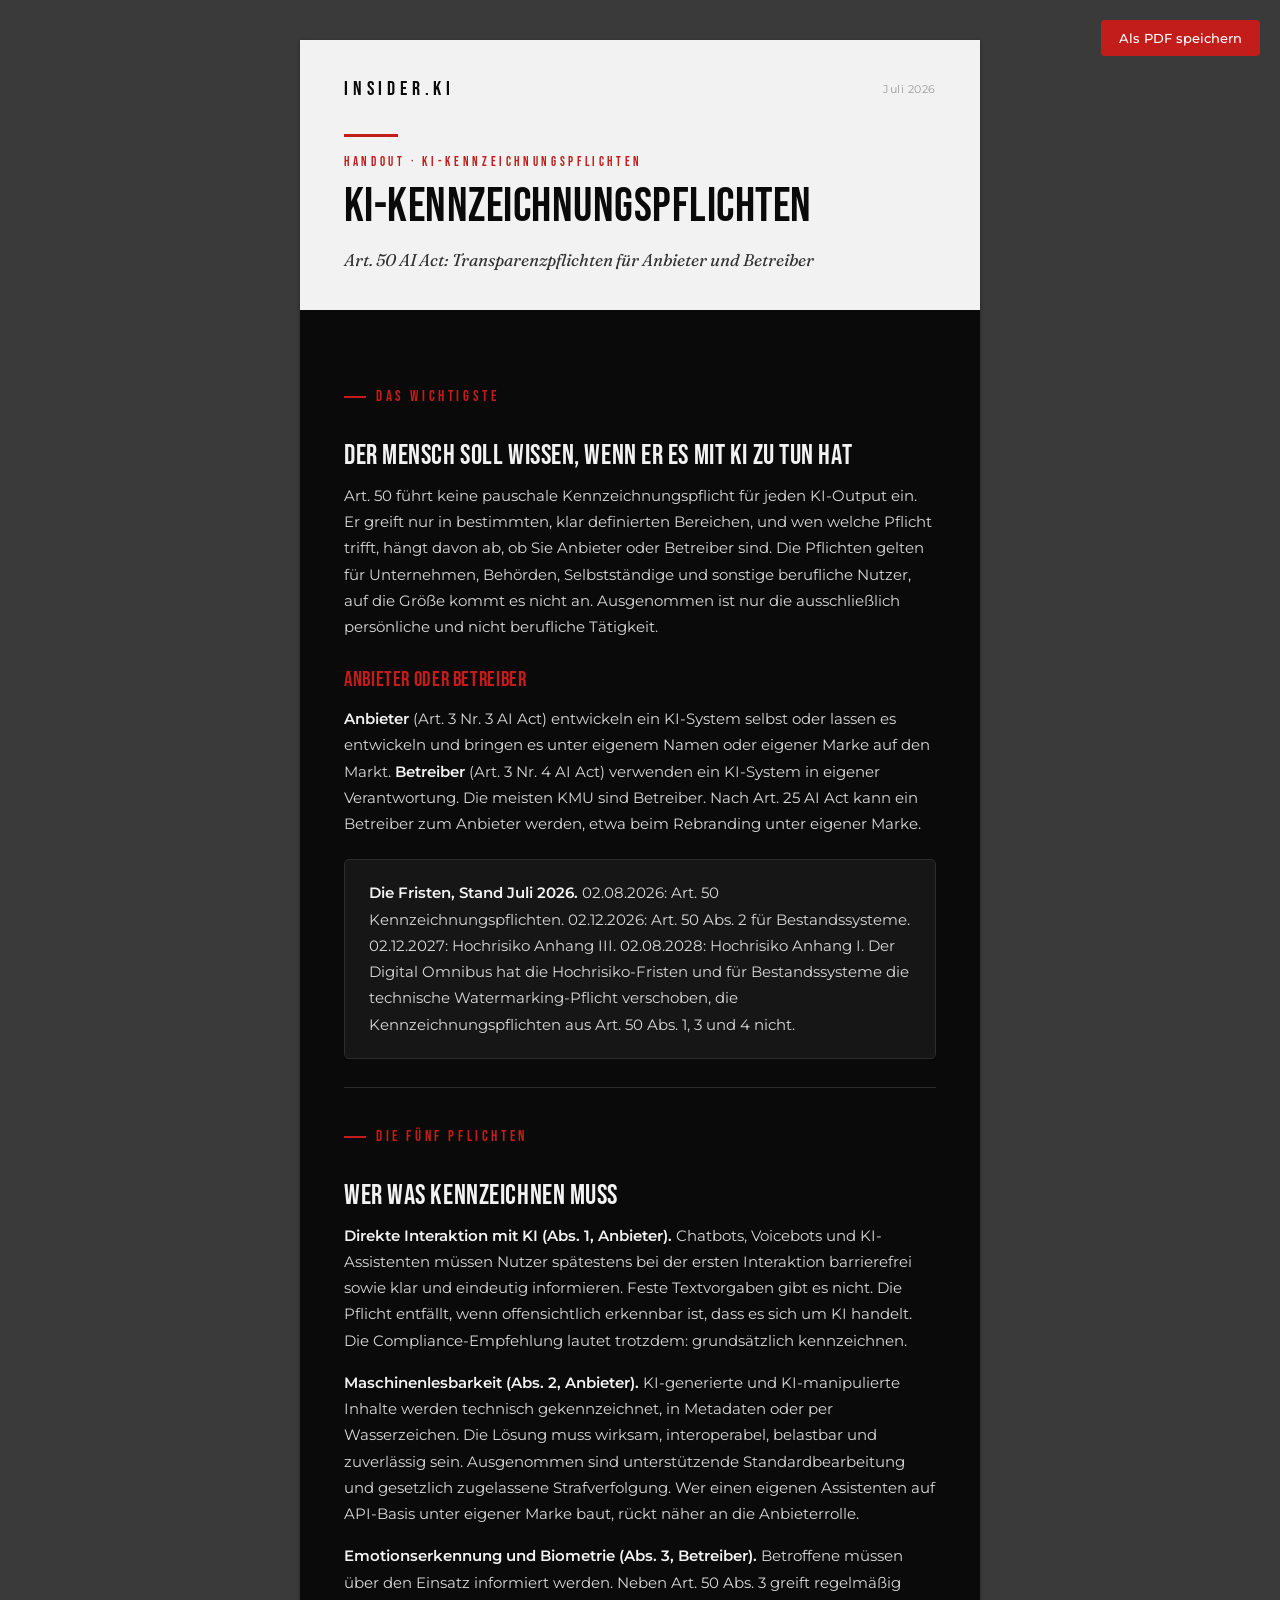
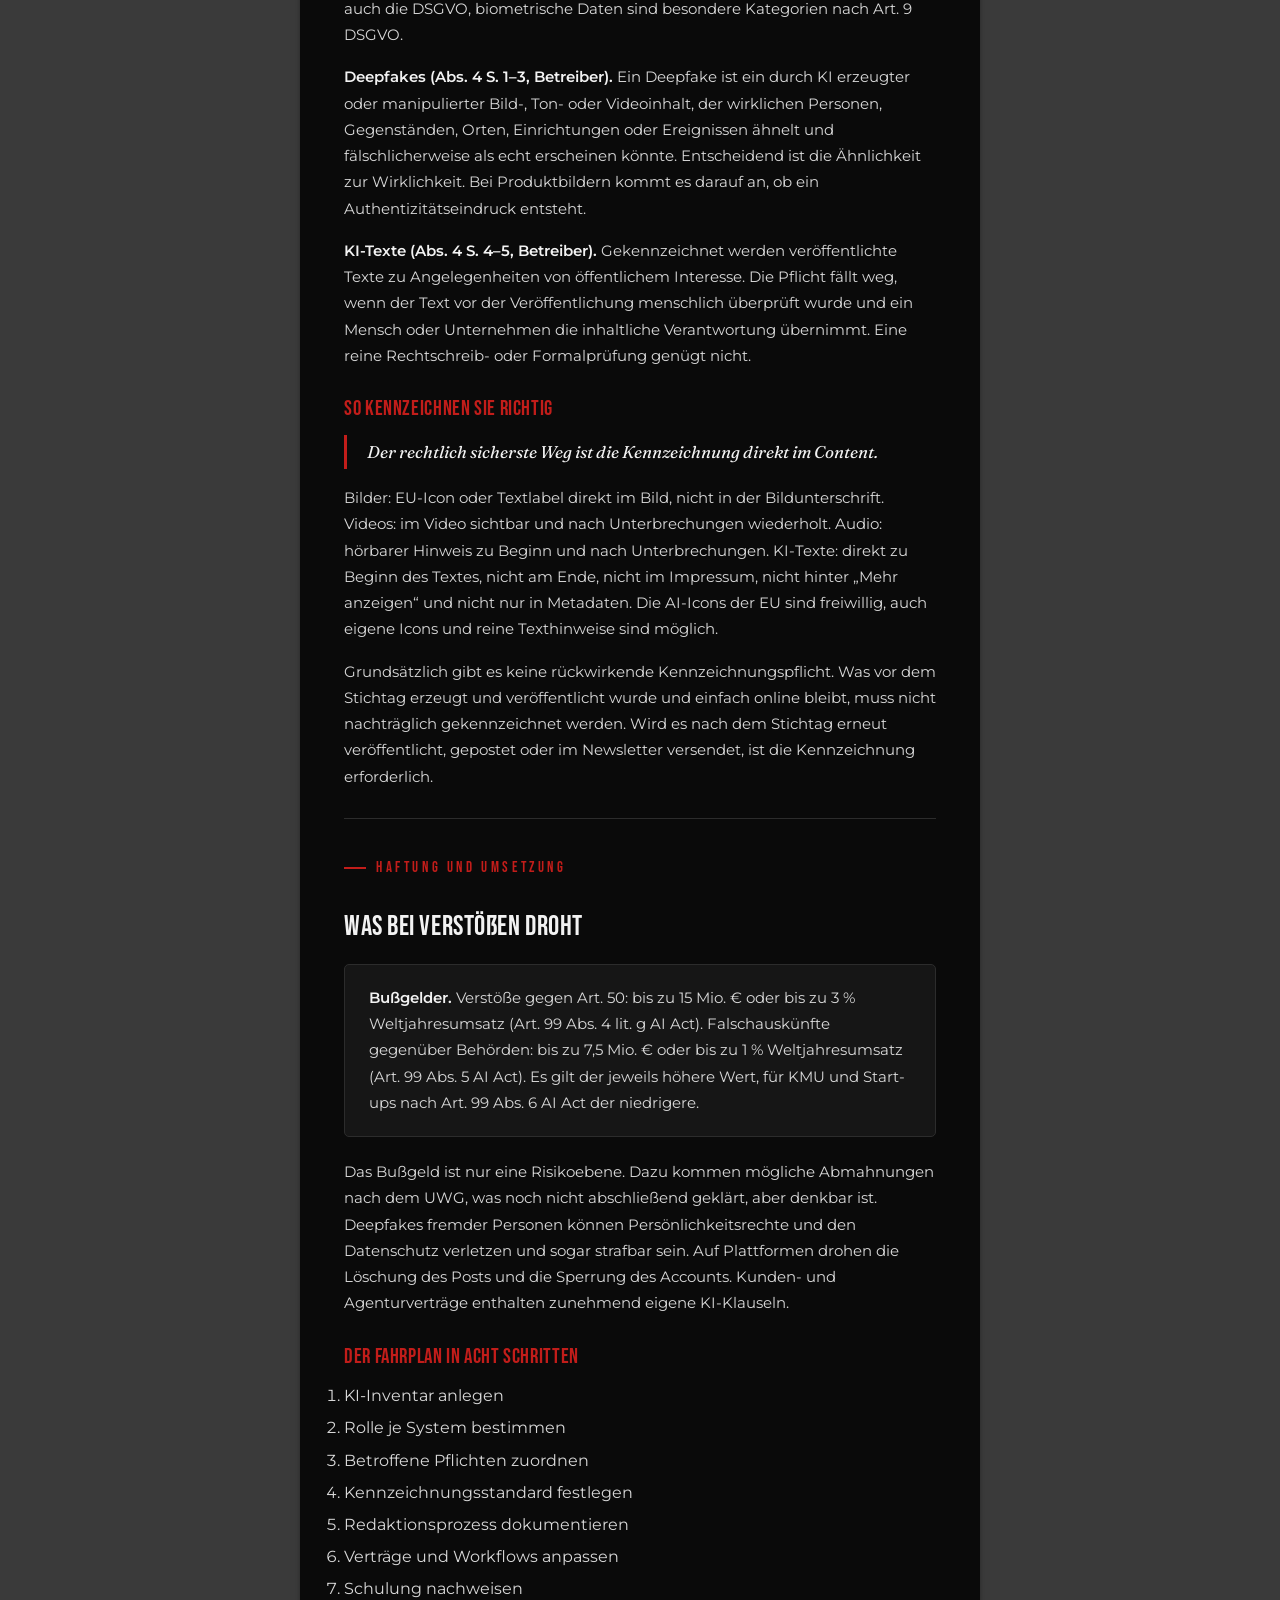
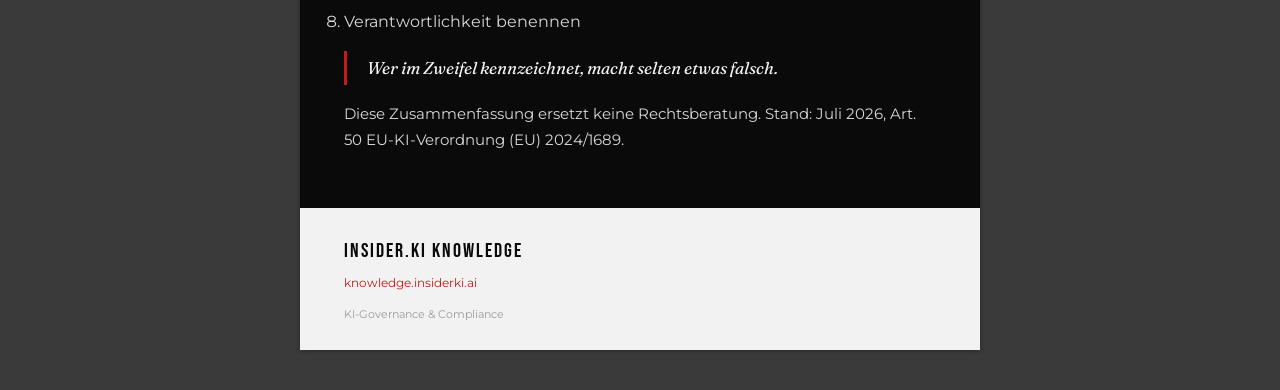
<file: ki-kennzeichnungspflichten/handout.html>
<!DOCTYPE html>
<html lang="de">
<head>
<meta charset="UTF-8">
<meta name="viewport" content="width=device-width, initial-scale=1.0">
<title>Handout: KI-Kennzeichnungspflichten — Art. 50 AI Act | KNOWLEDGE</title>
<link rel="preconnect" href="https://fonts.googleapis.com">
<link rel="preconnect" href="https://fonts.gstatic.com" crossorigin>
<link href="https://fonts.googleapis.com/css2?family=Bebas+Neue&family=Montserrat:ital,wght@0,300;0,400;0,500;0,600;1,400&family=Fraunces:ital,opsz,wght@1,9..144,400;1,9..144,500&display=swap" rel="stylesheet">
<script>/**
 * marked v12.0.2 - a markdown parser
 * Copyright (c) 2011-2024, Christopher Jeffrey. (MIT Licensed)
 * https://github.com/markedjs/marked
 */
!function(e,t){"object"==typeof exports&&"undefined"!=typeof module?t(exports):"function"==typeof define&&define.amd?define(["exports"],t):t((e="undefined"!=typeof globalThis?globalThis:e||self).marked={})}(this,(function(e){"use strict";function t(){return{async:!1,breaks:!1,extensions:null,gfm:!0,hooks:null,pedantic:!1,renderer:null,silent:!1,tokenizer:null,walkTokens:null}}function n(t){e.defaults=t}e.defaults={async:!1,breaks:!1,extensions:null,gfm:!0,hooks:null,pedantic:!1,renderer:null,silent:!1,tokenizer:null,walkTokens:null};const s=/[&<>"']/,r=new RegExp(s.source,"g"),i=/[<>"']|&(?!(#\d{1,7}|#[Xx][a-fA-F0-9]{1,6}|\w+);)/,l=new RegExp(i.source,"g"),o={"&":"&amp;","<":"&lt;",">":"&gt;",'"':"&quot;","'":"&#39;"},a=e=>o[e];function c(e,t){if(t){if(s.test(e))return e.replace(r,a)}else if(i.test(e))return e.replace(l,a);return e}const h=/&(#(?:\d+)|(?:#x[0-9A-Fa-f]+)|(?:\w+));?/gi;function p(e){return e.replace(h,((e,t)=>"colon"===(t=t.toLowerCase())?":":"#"===t.charAt(0)?"x"===t.charAt(1)?String.fromCharCode(parseInt(t.substring(2),16)):String.fromCharCode(+t.substring(1)):""))}const u=/(^|[^\[])\^/g;function k(e,t){let n="string"==typeof e?e:e.source;t=t||"";const s={replace:(e,t)=>{let r="string"==typeof t?t:t.source;return r=r.replace(u,"$1"),n=n.replace(e,r),s},getRegex:()=>new RegExp(n,t)};return s}function g(e){try{e=encodeURI(e).replace(/%25/g,"%")}catch(e){return null}return e}const f={exec:()=>null};function d(e,t){const n=e.replace(/\|/g,((e,t,n)=>{let s=!1,r=t;for(;--r>=0&&"\\"===n[r];)s=!s;return s?"|":" |"})).split(/ \|/);let s=0;if(n[0].trim()||n.shift(),n.length>0&&!n[n.length-1].trim()&&n.pop(),t)if(n.length>t)n.splice(t);else for(;n.length<t;)n.push("");for(;s<n.length;s++)n[s]=n[s].trim().replace(/\\\|/g,"|");return n}function x(e,t,n){const s=e.length;if(0===s)return"";let r=0;for(;r<s;){const i=e.charAt(s-r-1);if(i!==t||n){if(i===t||!n)break;r++}else r++}return e.slice(0,s-r)}function b(e,t,n,s){const r=t.href,i=t.title?c(t.title):null,l=e[1].replace(/\\([\[\]])/g,"$1");if("!"!==e[0].charAt(0)){s.state.inLink=!0;const e={type:"link",raw:n,href:r,title:i,text:l,tokens:s.inlineTokens(l)};return s.state.inLink=!1,e}return{type:"image",raw:n,href:r,title:i,text:c(l)}}class w{options;rules;lexer;constructor(t){this.options=t||e.defaults}space(e){const t=this.rules.block.newline.exec(e);if(t&&t[0].length>0)return{type:"space",raw:t[0]}}code(e){const t=this.rules.block.code.exec(e);if(t){const e=t[0].replace(/^ {1,4}/gm,"");return{type:"code",raw:t[0],codeBlockStyle:"indented",text:this.options.pedantic?e:x(e,"\n")}}}fences(e){const t=this.rules.block.fences.exec(e);if(t){const e=t[0],n=function(e,t){const n=e.match(/^(\s+)(?:```)/);if(null===n)return t;const s=n[1];return t.split("\n").map((e=>{const t=e.match(/^\s+/);if(null===t)return e;const[n]=t;return n.length>=s.length?e.slice(s.length):e})).join("\n")}(e,t[3]||"");return{type:"code",raw:e,lang:t[2]?t[2].trim().replace(this.rules.inline.anyPunctuation,"$1"):t[2],text:n}}}heading(e){const t=this.rules.block.heading.exec(e);if(t){let e=t[2].trim();if(/#$/.test(e)){const t=x(e,"#");this.options.pedantic?e=t.trim():t&&!/ $/.test(t)||(e=t.trim())}return{type:"heading",raw:t[0],depth:t[1].length,text:e,tokens:this.lexer.inline(e)}}}hr(e){const t=this.rules.block.hr.exec(e);if(t)return{type:"hr",raw:t[0]}}blockquote(e){const t=this.rules.block.blockquote.exec(e);if(t){let e=t[0].replace(/\n {0,3}((?:=+|-+) *)(?=\n|$)/g,"\n    $1");e=x(e.replace(/^ *>[ \t]?/gm,""),"\n");const n=this.lexer.state.top;this.lexer.state.top=!0;const s=this.lexer.blockTokens(e);return this.lexer.state.top=n,{type:"blockquote",raw:t[0],tokens:s,text:e}}}list(e){let t=this.rules.block.list.exec(e);if(t){let n=t[1].trim();const s=n.length>1,r={type:"list",raw:"",ordered:s,start:s?+n.slice(0,-1):"",loose:!1,items:[]};n=s?`\\d{1,9}\\${n.slice(-1)}`:`\\${n}`,this.options.pedantic&&(n=s?n:"[*+-]");const i=new RegExp(`^( {0,3}${n})((?:[\t ][^\\n]*)?(?:\\n|$))`);let l="",o="",a=!1;for(;e;){let n=!1;if(!(t=i.exec(e)))break;if(this.rules.block.hr.test(e))break;l=t[0],e=e.substring(l.length);let s=t[2].split("\n",1)[0].replace(/^\t+/,(e=>" ".repeat(3*e.length))),c=e.split("\n",1)[0],h=0;this.options.pedantic?(h=2,o=s.trimStart()):(h=t[2].search(/[^ ]/),h=h>4?1:h,o=s.slice(h),h+=t[1].length);let p=!1;if(!s&&/^ *$/.test(c)&&(l+=c+"\n",e=e.substring(c.length+1),n=!0),!n){const t=new RegExp(`^ {0,${Math.min(3,h-1)}}(?:[*+-]|\\d{1,9}[.)])((?:[ \t][^\\n]*)?(?:\\n|$))`),n=new RegExp(`^ {0,${Math.min(3,h-1)}}((?:- *){3,}|(?:_ *){3,}|(?:\\* *){3,})(?:\\n+|$)`),r=new RegExp(`^ {0,${Math.min(3,h-1)}}(?:\`\`\`|~~~)`),i=new RegExp(`^ {0,${Math.min(3,h-1)}}#`);for(;e;){const a=e.split("\n",1)[0];if(c=a,this.options.pedantic&&(c=c.replace(/^ {1,4}(?=( {4})*[^ ])/g,"  ")),r.test(c))break;if(i.test(c))break;if(t.test(c))break;if(n.test(e))break;if(c.search(/[^ ]/)>=h||!c.trim())o+="\n"+c.slice(h);else{if(p)break;if(s.search(/[^ ]/)>=4)break;if(r.test(s))break;if(i.test(s))break;if(n.test(s))break;o+="\n"+c}p||c.trim()||(p=!0),l+=a+"\n",e=e.substring(a.length+1),s=c.slice(h)}}r.loose||(a?r.loose=!0:/\n *\n *$/.test(l)&&(a=!0));let u,k=null;this.options.gfm&&(k=/^\[[ xX]\] /.exec(o),k&&(u="[ ] "!==k[0],o=o.replace(/^\[[ xX]\] +/,""))),r.items.push({type:"list_item",raw:l,task:!!k,checked:u,loose:!1,text:o,tokens:[]}),r.raw+=l}r.items[r.items.length-1].raw=l.trimEnd(),r.items[r.items.length-1].text=o.trimEnd(),r.raw=r.raw.trimEnd();for(let e=0;e<r.items.length;e++)if(this.lexer.state.top=!1,r.items[e].tokens=this.lexer.blockTokens(r.items[e].text,[]),!r.loose){const t=r.items[e].tokens.filter((e=>"space"===e.type)),n=t.length>0&&t.some((e=>/\n.*\n/.test(e.raw)));r.loose=n}if(r.loose)for(let e=0;e<r.items.length;e++)r.items[e].loose=!0;return r}}html(e){const t=this.rules.block.html.exec(e);if(t){return{type:"html",block:!0,raw:t[0],pre:"pre"===t[1]||"script"===t[1]||"style"===t[1],text:t[0]}}}def(e){const t=this.rules.block.def.exec(e);if(t){const e=t[1].toLowerCase().replace(/\s+/g," "),n=t[2]?t[2].replace(/^<(.*)>$/,"$1").replace(this.rules.inline.anyPunctuation,"$1"):"",s=t[3]?t[3].substring(1,t[3].length-1).replace(this.rules.inline.anyPunctuation,"$1"):t[3];return{type:"def",tag:e,raw:t[0],href:n,title:s}}}table(e){const t=this.rules.block.table.exec(e);if(!t)return;if(!/[:|]/.test(t[2]))return;const n=d(t[1]),s=t[2].replace(/^\||\| *$/g,"").split("|"),r=t[3]&&t[3].trim()?t[3].replace(/\n[ \t]*$/,"").split("\n"):[],i={type:"table",raw:t[0],header:[],align:[],rows:[]};if(n.length===s.length){for(const e of s)/^ *-+: *$/.test(e)?i.align.push("right"):/^ *:-+: *$/.test(e)?i.align.push("center"):/^ *:-+ *$/.test(e)?i.align.push("left"):i.align.push(null);for(const e of n)i.header.push({text:e,tokens:this.lexer.inline(e)});for(const e of r)i.rows.push(d(e,i.header.length).map((e=>({text:e,tokens:this.lexer.inline(e)}))));return i}}lheading(e){const t=this.rules.block.lheading.exec(e);if(t)return{type:"heading",raw:t[0],depth:"="===t[2].charAt(0)?1:2,text:t[1],tokens:this.lexer.inline(t[1])}}paragraph(e){const t=this.rules.block.paragraph.exec(e);if(t){const e="\n"===t[1].charAt(t[1].length-1)?t[1].slice(0,-1):t[1];return{type:"paragraph",raw:t[0],text:e,tokens:this.lexer.inline(e)}}}text(e){const t=this.rules.block.text.exec(e);if(t)return{type:"text",raw:t[0],text:t[0],tokens:this.lexer.inline(t[0])}}escape(e){const t=this.rules.inline.escape.exec(e);if(t)return{type:"escape",raw:t[0],text:c(t[1])}}tag(e){const t=this.rules.inline.tag.exec(e);if(t)return!this.lexer.state.inLink&&/^<a /i.test(t[0])?this.lexer.state.inLink=!0:this.lexer.state.inLink&&/^<\/a>/i.test(t[0])&&(this.lexer.state.inLink=!1),!this.lexer.state.inRawBlock&&/^<(pre|code|kbd|script)(\s|>)/i.test(t[0])?this.lexer.state.inRawBlock=!0:this.lexer.state.inRawBlock&&/^<\/(pre|code|kbd|script)(\s|>)/i.test(t[0])&&(this.lexer.state.inRawBlock=!1),{type:"html",raw:t[0],inLink:this.lexer.state.inLink,inRawBlock:this.lexer.state.inRawBlock,block:!1,text:t[0]}}link(e){const t=this.rules.inline.link.exec(e);if(t){const e=t[2].trim();if(!this.options.pedantic&&/^</.test(e)){if(!/>$/.test(e))return;const t=x(e.slice(0,-1),"\\");if((e.length-t.length)%2==0)return}else{const e=function(e,t){if(-1===e.indexOf(t[1]))return-1;let n=0;for(let s=0;s<e.length;s++)if("\\"===e[s])s++;else if(e[s]===t[0])n++;else if(e[s]===t[1]&&(n--,n<0))return s;return-1}(t[2],"()");if(e>-1){const n=(0===t[0].indexOf("!")?5:4)+t[1].length+e;t[2]=t[2].substring(0,e),t[0]=t[0].substring(0,n).trim(),t[3]=""}}let n=t[2],s="";if(this.options.pedantic){const e=/^([^'"]*[^\s])\s+(['"])(.*)\2/.exec(n);e&&(n=e[1],s=e[3])}else s=t[3]?t[3].slice(1,-1):"";return n=n.trim(),/^</.test(n)&&(n=this.options.pedantic&&!/>$/.test(e)?n.slice(1):n.slice(1,-1)),b(t,{href:n?n.replace(this.rules.inline.anyPunctuation,"$1"):n,title:s?s.replace(this.rules.inline.anyPunctuation,"$1"):s},t[0],this.lexer)}}reflink(e,t){let n;if((n=this.rules.inline.reflink.exec(e))||(n=this.rules.inline.nolink.exec(e))){const e=t[(n[2]||n[1]).replace(/\s+/g," ").toLowerCase()];if(!e){const e=n[0].charAt(0);return{type:"text",raw:e,text:e}}return b(n,e,n[0],this.lexer)}}emStrong(e,t,n=""){let s=this.rules.inline.emStrongLDelim.exec(e);if(!s)return;if(s[3]&&n.match(/[\p{L}\p{N}]/u))return;if(!(s[1]||s[2]||"")||!n||this.rules.inline.punctuation.exec(n)){const n=[...s[0]].length-1;let r,i,l=n,o=0;const a="*"===s[0][0]?this.rules.inline.emStrongRDelimAst:this.rules.inline.emStrongRDelimUnd;for(a.lastIndex=0,t=t.slice(-1*e.length+n);null!=(s=a.exec(t));){if(r=s[1]||s[2]||s[3]||s[4]||s[5]||s[6],!r)continue;if(i=[...r].length,s[3]||s[4]){l+=i;continue}if((s[5]||s[6])&&n%3&&!((n+i)%3)){o+=i;continue}if(l-=i,l>0)continue;i=Math.min(i,i+l+o);const t=[...s[0]][0].length,a=e.slice(0,n+s.index+t+i);if(Math.min(n,i)%2){const e=a.slice(1,-1);return{type:"em",raw:a,text:e,tokens:this.lexer.inlineTokens(e)}}const c=a.slice(2,-2);return{type:"strong",raw:a,text:c,tokens:this.lexer.inlineTokens(c)}}}}codespan(e){const t=this.rules.inline.code.exec(e);if(t){let e=t[2].replace(/\n/g," ");const n=/[^ ]/.test(e),s=/^ /.test(e)&&/ $/.test(e);return n&&s&&(e=e.substring(1,e.length-1)),e=c(e,!0),{type:"codespan",raw:t[0],text:e}}}br(e){const t=this.rules.inline.br.exec(e);if(t)return{type:"br",raw:t[0]}}del(e){const t=this.rules.inline.del.exec(e);if(t)return{type:"del",raw:t[0],text:t[2],tokens:this.lexer.inlineTokens(t[2])}}autolink(e){const t=this.rules.inline.autolink.exec(e);if(t){let e,n;return"@"===t[2]?(e=c(t[1]),n="mailto:"+e):(e=c(t[1]),n=e),{type:"link",raw:t[0],text:e,href:n,tokens:[{type:"text",raw:e,text:e}]}}}url(e){let t;if(t=this.rules.inline.url.exec(e)){let e,n;if("@"===t[2])e=c(t[0]),n="mailto:"+e;else{let s;do{s=t[0],t[0]=this.rules.inline._backpedal.exec(t[0])?.[0]??""}while(s!==t[0]);e=c(t[0]),n="www."===t[1]?"http://"+t[0]:t[0]}return{type:"link",raw:t[0],text:e,href:n,tokens:[{type:"text",raw:e,text:e}]}}}inlineText(e){const t=this.rules.inline.text.exec(e);if(t){let e;return e=this.lexer.state.inRawBlock?t[0]:c(t[0]),{type:"text",raw:t[0],text:e}}}}const m=/^ {0,3}((?:-[\t ]*){3,}|(?:_[ \t]*){3,}|(?:\*[ \t]*){3,})(?:\n+|$)/,y=/(?:[*+-]|\d{1,9}[.)])/,$=k(/^(?!bull |blockCode|fences|blockquote|heading|html)((?:.|\n(?!\s*?\n|bull |blockCode|fences|blockquote|heading|html))+?)\n {0,3}(=+|-+) *(?:\n+|$)/).replace(/bull/g,y).replace(/blockCode/g,/ {4}/).replace(/fences/g,/ {0,3}(?:`{3,}|~{3,})/).replace(/blockquote/g,/ {0,3}>/).replace(/heading/g,/ {0,3}#{1,6}/).replace(/html/g,/ {0,3}<[^\n>]+>\n/).getRegex(),z=/^([^\n]+(?:\n(?!hr|heading|lheading|blockquote|fences|list|html|table| +\n)[^\n]+)*)/,T=/(?!\s*\])(?:\\.|[^\[\]\\])+/,R=k(/^ {0,3}\[(label)\]: *(?:\n *)?([^<\s][^\s]*|<.*?>)(?:(?: +(?:\n *)?| *\n *)(title))? *(?:\n+|$)/).replace("label",T).replace("title",/(?:"(?:\\"?|[^"\\])*"|'[^'\n]*(?:\n[^'\n]+)*\n?'|\([^()]*\))/).getRegex(),_=k(/^( {0,3}bull)([ \t][^\n]+?)?(?:\n|$)/).replace(/bull/g,y).getRegex(),A="address|article|aside|base|basefont|blockquote|body|caption|center|col|colgroup|dd|details|dialog|dir|div|dl|dt|fieldset|figcaption|figure|footer|form|frame|frameset|h[1-6]|head|header|hr|html|iframe|legend|li|link|main|menu|menuitem|meta|nav|noframes|ol|optgroup|option|p|param|search|section|summary|table|tbody|td|tfoot|th|thead|title|tr|track|ul",S=/<!--(?:-?>|[\s\S]*?(?:-->|$))/,I=k("^ {0,3}(?:<(script|pre|style|textarea)[\\s>][\\s\\S]*?(?:</\\1>[^\\n]*\\n+|$)|comment[^\\n]*(\\n+|$)|<\\?[\\s\\S]*?(?:\\?>\\n*|$)|<![A-Z][\\s\\S]*?(?:>\\n*|$)|<!\\[CDATA\\[[\\s\\S]*?(?:\\]\\]>\\n*|$)|</?(tag)(?: +|\\n|/?>)[\\s\\S]*?(?:(?:\\n *)+\\n|$)|<(?!script|pre|style|textarea)([a-z][\\w-]*)(?:attribute)*? */?>(?=[ \\t]*(?:\\n|$))[\\s\\S]*?(?:(?:\\n *)+\\n|$)|</(?!script|pre|style|textarea)[a-z][\\w-]*\\s*>(?=[ \\t]*(?:\\n|$))[\\s\\S]*?(?:(?:\\n *)+\\n|$))","i").replace("comment",S).replace("tag",A).replace("attribute",/ +[a-zA-Z:_][\w.:-]*(?: *= *"[^"\n]*"| *= *'[^'\n]*'| *= *[^\s"'=<>`]+)?/).getRegex(),E=k(z).replace("hr",m).replace("heading"," {0,3}#{1,6}(?:\\s|$)").replace("|lheading","").replace("|table","").replace("blockquote"," {0,3}>").replace("fences"," {0,3}(?:`{3,}(?=[^`\\n]*\\n)|~{3,})[^\\n]*\\n").replace("list"," {0,3}(?:[*+-]|1[.)]) ").replace("html","</?(?:tag)(?: +|\\n|/?>)|<(?:script|pre|style|textarea|!--)").replace("tag",A).getRegex(),q={blockquote:k(/^( {0,3}> ?(paragraph|[^\n]*)(?:\n|$))+/).replace("paragraph",E).getRegex(),code:/^( {4}[^\n]+(?:\n(?: *(?:\n|$))*)?)+/,def:R,fences:/^ {0,3}(`{3,}(?=[^`\n]*(?:\n|$))|~{3,})([^\n]*)(?:\n|$)(?:|([\s\S]*?)(?:\n|$))(?: {0,3}\1[~`]* *(?=\n|$)|$)/,heading:/^ {0,3}(#{1,6})(?=\s|$)(.*)(?:\n+|$)/,hr:m,html:I,lheading:$,list:_,newline:/^(?: *(?:\n|$))+/,paragraph:E,table:f,text:/^[^\n]+/},Z=k("^ *([^\\n ].*)\\n {0,3}((?:\\| *)?:?-+:? *(?:\\| *:?-+:? *)*(?:\\| *)?)(?:\\n((?:(?! *\\n|hr|heading|blockquote|code|fences|list|html).*(?:\\n|$))*)\\n*|$)").replace("hr",m).replace("heading"," {0,3}#{1,6}(?:\\s|$)").replace("blockquote"," {0,3}>").replace("code"," {4}[^\\n]").replace("fences"," {0,3}(?:`{3,}(?=[^`\\n]*\\n)|~{3,})[^\\n]*\\n").replace("list"," {0,3}(?:[*+-]|1[.)]) ").replace("html","</?(?:tag)(?: +|\\n|/?>)|<(?:script|pre|style|textarea|!--)").replace("tag",A).getRegex(),L={...q,table:Z,paragraph:k(z).replace("hr",m).replace("heading"," {0,3}#{1,6}(?:\\s|$)").replace("|lheading","").replace("table",Z).replace("blockquote"," {0,3}>").replace("fences"," {0,3}(?:`{3,}(?=[^`\\n]*\\n)|~{3,})[^\\n]*\\n").replace("list"," {0,3}(?:[*+-]|1[.)]) ").replace("html","</?(?:tag)(?: +|\\n|/?>)|<(?:script|pre|style|textarea|!--)").replace("tag",A).getRegex()},P={...q,html:k("^ *(?:comment *(?:\\n|\\s*$)|<(tag)[\\s\\S]+?</\\1> *(?:\\n{2,}|\\s*$)|<tag(?:\"[^\"]*\"|'[^']*'|\\s[^'\"/>\\s]*)*?/?> *(?:\\n{2,}|\\s*$))").replace("comment",S).replace(/tag/g,"(?!(?:a|em|strong|small|s|cite|q|dfn|abbr|data|time|code|var|samp|kbd|sub|sup|i|b|u|mark|ruby|rt|rp|bdi|bdo|span|br|wbr|ins|del|img)\\b)\\w+(?!:|[^\\w\\s@]*@)\\b").getRegex(),def:/^ *\[([^\]]+)\]: *<?([^\s>]+)>?(?: +(["(][^\n]+[")]))? *(?:\n+|$)/,heading:/^(#{1,6})(.*)(?:\n+|$)/,fences:f,lheading:/^(.+?)\n {0,3}(=+|-+) *(?:\n+|$)/,paragraph:k(z).replace("hr",m).replace("heading"," *#{1,6} *[^\n]").replace("lheading",$).replace("|table","").replace("blockquote"," {0,3}>").replace("|fences","").replace("|list","").replace("|html","").replace("|tag","").getRegex()},Q=/^\\([!"#$%&'()*+,\-./:;<=>?@\[\]\\^_`{|}~])/,v=/^( {2,}|\\)\n(?!\s*$)/,B="\\p{P}\\p{S}",C=k(/^((?![*_])[\spunctuation])/,"u").replace(/punctuation/g,B).getRegex(),M=k(/^(?:\*+(?:((?!\*)[punct])|[^\s*]))|^_+(?:((?!_)[punct])|([^\s_]))/,"u").replace(/punct/g,B).getRegex(),O=k("^[^_*]*?__[^_*]*?\\*[^_*]*?(?=__)|[^*]+(?=[^*])|(?!\\*)[punct](\\*+)(?=[\\s]|$)|[^punct\\s](\\*+)(?!\\*)(?=[punct\\s]|$)|(?!\\*)[punct\\s](\\*+)(?=[^punct\\s])|[\\s](\\*+)(?!\\*)(?=[punct])|(?!\\*)[punct](\\*+)(?!\\*)(?=[punct])|[^punct\\s](\\*+)(?=[^punct\\s])","gu").replace(/punct/g,B).getRegex(),D=k("^[^_*]*?\\*\\*[^_*]*?_[^_*]*?(?=\\*\\*)|[^_]+(?=[^_])|(?!_)[punct](_+)(?=[\\s]|$)|[^punct\\s](_+)(?!_)(?=[punct\\s]|$)|(?!_)[punct\\s](_+)(?=[^punct\\s])|[\\s](_+)(?!_)(?=[punct])|(?!_)[punct](_+)(?!_)(?=[punct])","gu").replace(/punct/g,B).getRegex(),j=k(/\\([punct])/,"gu").replace(/punct/g,B).getRegex(),H=k(/^<(scheme:[^\s\x00-\x1f<>]*|email)>/).replace("scheme",/[a-zA-Z][a-zA-Z0-9+.-]{1,31}/).replace("email",/[a-zA-Z0-9.!#$%&'*+/=?^_`{|}~-]+(@)[a-zA-Z0-9](?:[a-zA-Z0-9-]{0,61}[a-zA-Z0-9])?(?:\.[a-zA-Z0-9](?:[a-zA-Z0-9-]{0,61}[a-zA-Z0-9])?)+(?![-_])/).getRegex(),U=k(S).replace("(?:--\x3e|$)","--\x3e").getRegex(),X=k("^comment|^</[a-zA-Z][\\w:-]*\\s*>|^<[a-zA-Z][\\w-]*(?:attribute)*?\\s*/?>|^<\\?[\\s\\S]*?\\?>|^<![a-zA-Z]+\\s[\\s\\S]*?>|^<!\\[CDATA\\[[\\s\\S]*?\\]\\]>").replace("comment",U).replace("attribute",/\s+[a-zA-Z:_][\w.:-]*(?:\s*=\s*"[^"]*"|\s*=\s*'[^']*'|\s*=\s*[^\s"'=<>`]+)?/).getRegex(),F=/(?:\[(?:\\.|[^\[\]\\])*\]|\\.|`[^`]*`|[^\[\]\\`])*?/,N=k(/^!?\[(label)\]\(\s*(href)(?:\s+(title))?\s*\)/).replace("label",F).replace("href",/<(?:\\.|[^\n<>\\])+>|[^\s\x00-\x1f]*/).replace("title",/"(?:\\"?|[^"\\])*"|'(?:\\'?|[^'\\])*'|\((?:\\\)?|[^)\\])*\)/).getRegex(),G=k(/^!?\[(label)\]\[(ref)\]/).replace("label",F).replace("ref",T).getRegex(),J=k(/^!?\[(ref)\](?:\[\])?/).replace("ref",T).getRegex(),K={_backpedal:f,anyPunctuation:j,autolink:H,blockSkip:/\[[^[\]]*?\]\([^\(\)]*?\)|`[^`]*?`|<[^<>]*?>/g,br:v,code:/^(`+)([^`]|[^`][\s\S]*?[^`])\1(?!`)/,del:f,emStrongLDelim:M,emStrongRDelimAst:O,emStrongRDelimUnd:D,escape:Q,link:N,nolink:J,punctuation:C,reflink:G,reflinkSearch:k("reflink|nolink(?!\\()","g").replace("reflink",G).replace("nolink",J).getRegex(),tag:X,text:/^(`+|[^`])(?:(?= {2,}\n)|[\s\S]*?(?:(?=[\\<!\[`*_]|\b_|$)|[^ ](?= {2,}\n)))/,url:f},V={...K,link:k(/^!?\[(label)\]\((.*?)\)/).replace("label",F).getRegex(),reflink:k(/^!?\[(label)\]\s*\[([^\]]*)\]/).replace("label",F).getRegex()},W={...K,escape:k(Q).replace("])","~|])").getRegex(),url:k(/^((?:ftp|https?):\/\/|www\.)(?:[a-zA-Z0-9\-]+\.?)+[^\s<]*|^email/,"i").replace("email",/[A-Za-z0-9._+-]+(@)[a-zA-Z0-9-_]+(?:\.[a-zA-Z0-9-_]*[a-zA-Z0-9])+(?![-_])/).getRegex(),_backpedal:/(?:[^?!.,:;*_'"~()&]+|\([^)]*\)|&(?![a-zA-Z0-9]+;$)|[?!.,:;*_'"~)]+(?!$))+/,del:/^(~~?)(?=[^\s~])([\s\S]*?[^\s~])\1(?=[^~]|$)/,text:/^([`~]+|[^`~])(?:(?= {2,}\n)|(?=[a-zA-Z0-9.!#$%&'*+\/=?_`{\|}~-]+@)|[\s\S]*?(?:(?=[\\<!\[`*~_]|\b_|https?:\/\/|ftp:\/\/|www\.|$)|[^ ](?= {2,}\n)|[^a-zA-Z0-9.!#$%&'*+\/=?_`{\|}~-](?=[a-zA-Z0-9.!#$%&'*+\/=?_`{\|}~-]+@)))/},Y={...W,br:k(v).replace("{2,}","*").getRegex(),text:k(W.text).replace("\\b_","\\b_| {2,}\\n").replace(/\{2,\}/g,"*").getRegex()},ee={normal:q,gfm:L,pedantic:P},te={normal:K,gfm:W,breaks:Y,pedantic:V};class ne{tokens;options;state;tokenizer;inlineQueue;constructor(t){this.tokens=[],this.tokens.links=Object.create(null),this.options=t||e.defaults,this.options.tokenizer=this.options.tokenizer||new w,this.tokenizer=this.options.tokenizer,this.tokenizer.options=this.options,this.tokenizer.lexer=this,this.inlineQueue=[],this.state={inLink:!1,inRawBlock:!1,top:!0};const n={block:ee.normal,inline:te.normal};this.options.pedantic?(n.block=ee.pedantic,n.inline=te.pedantic):this.options.gfm&&(n.block=ee.gfm,this.options.breaks?n.inline=te.breaks:n.inline=te.gfm),this.tokenizer.rules=n}static get rules(){return{block:ee,inline:te}}static lex(e,t){return new ne(t).lex(e)}static lexInline(e,t){return new ne(t).inlineTokens(e)}lex(e){e=e.replace(/\r\n|\r/g,"\n"),this.blockTokens(e,this.tokens);for(let e=0;e<this.inlineQueue.length;e++){const t=this.inlineQueue[e];this.inlineTokens(t.src,t.tokens)}return this.inlineQueue=[],this.tokens}blockTokens(e,t=[]){let n,s,r,i;for(e=this.options.pedantic?e.replace(/\t/g,"    ").replace(/^ +$/gm,""):e.replace(/^( *)(\t+)/gm,((e,t,n)=>t+"    ".repeat(n.length)));e;)if(!(this.options.extensions&&this.options.extensions.block&&this.options.extensions.block.some((s=>!!(n=s.call({lexer:this},e,t))&&(e=e.substring(n.raw.length),t.push(n),!0)))))if(n=this.tokenizer.space(e))e=e.substring(n.raw.length),1===n.raw.length&&t.length>0?t[t.length-1].raw+="\n":t.push(n);else if(n=this.tokenizer.code(e))e=e.substring(n.raw.length),s=t[t.length-1],!s||"paragraph"!==s.type&&"text"!==s.type?t.push(n):(s.raw+="\n"+n.raw,s.text+="\n"+n.text,this.inlineQueue[this.inlineQueue.length-1].src=s.text);else if(n=this.tokenizer.fences(e))e=e.substring(n.raw.length),t.push(n);else if(n=this.tokenizer.heading(e))e=e.substring(n.raw.length),t.push(n);else if(n=this.tokenizer.hr(e))e=e.substring(n.raw.length),t.push(n);else if(n=this.tokenizer.blockquote(e))e=e.substring(n.raw.length),t.push(n);else if(n=this.tokenizer.list(e))e=e.substring(n.raw.length),t.push(n);else if(n=this.tokenizer.html(e))e=e.substring(n.raw.length),t.push(n);else if(n=this.tokenizer.def(e))e=e.substring(n.raw.length),s=t[t.length-1],!s||"paragraph"!==s.type&&"text"!==s.type?this.tokens.links[n.tag]||(this.tokens.links[n.tag]={href:n.href,title:n.title}):(s.raw+="\n"+n.raw,s.text+="\n"+n.raw,this.inlineQueue[this.inlineQueue.length-1].src=s.text);else if(n=this.tokenizer.table(e))e=e.substring(n.raw.length),t.push(n);else if(n=this.tokenizer.lheading(e))e=e.substring(n.raw.length),t.push(n);else{if(r=e,this.options.extensions&&this.options.extensions.startBlock){let t=1/0;const n=e.slice(1);let s;this.options.extensions.startBlock.forEach((e=>{s=e.call({lexer:this},n),"number"==typeof s&&s>=0&&(t=Math.min(t,s))})),t<1/0&&t>=0&&(r=e.substring(0,t+1))}if(this.state.top&&(n=this.tokenizer.paragraph(r)))s=t[t.length-1],i&&"paragraph"===s.type?(s.raw+="\n"+n.raw,s.text+="\n"+n.text,this.inlineQueue.pop(),this.inlineQueue[this.inlineQueue.length-1].src=s.text):t.push(n),i=r.length!==e.length,e=e.substring(n.raw.length);else if(n=this.tokenizer.text(e))e=e.substring(n.raw.length),s=t[t.length-1],s&&"text"===s.type?(s.raw+="\n"+n.raw,s.text+="\n"+n.text,this.inlineQueue.pop(),this.inlineQueue[this.inlineQueue.length-1].src=s.text):t.push(n);else if(e){const t="Infinite loop on byte: "+e.charCodeAt(0);if(this.options.silent){console.error(t);break}throw new Error(t)}}return this.state.top=!0,t}inline(e,t=[]){return this.inlineQueue.push({src:e,tokens:t}),t}inlineTokens(e,t=[]){let n,s,r,i,l,o,a=e;if(this.tokens.links){const e=Object.keys(this.tokens.links);if(e.length>0)for(;null!=(i=this.tokenizer.rules.inline.reflinkSearch.exec(a));)e.includes(i[0].slice(i[0].lastIndexOf("[")+1,-1))&&(a=a.slice(0,i.index)+"["+"a".repeat(i[0].length-2)+"]"+a.slice(this.tokenizer.rules.inline.reflinkSearch.lastIndex))}for(;null!=(i=this.tokenizer.rules.inline.blockSkip.exec(a));)a=a.slice(0,i.index)+"["+"a".repeat(i[0].length-2)+"]"+a.slice(this.tokenizer.rules.inline.blockSkip.lastIndex);for(;null!=(i=this.tokenizer.rules.inline.anyPunctuation.exec(a));)a=a.slice(0,i.index)+"++"+a.slice(this.tokenizer.rules.inline.anyPunctuation.lastIndex);for(;e;)if(l||(o=""),l=!1,!(this.options.extensions&&this.options.extensions.inline&&this.options.extensions.inline.some((s=>!!(n=s.call({lexer:this},e,t))&&(e=e.substring(n.raw.length),t.push(n),!0)))))if(n=this.tokenizer.escape(e))e=e.substring(n.raw.length),t.push(n);else if(n=this.tokenizer.tag(e))e=e.substring(n.raw.length),s=t[t.length-1],s&&"text"===n.type&&"text"===s.type?(s.raw+=n.raw,s.text+=n.text):t.push(n);else if(n=this.tokenizer.link(e))e=e.substring(n.raw.length),t.push(n);else if(n=this.tokenizer.reflink(e,this.tokens.links))e=e.substring(n.raw.length),s=t[t.length-1],s&&"text"===n.type&&"text"===s.type?(s.raw+=n.raw,s.text+=n.text):t.push(n);else if(n=this.tokenizer.emStrong(e,a,o))e=e.substring(n.raw.length),t.push(n);else if(n=this.tokenizer.codespan(e))e=e.substring(n.raw.length),t.push(n);else if(n=this.tokenizer.br(e))e=e.substring(n.raw.length),t.push(n);else if(n=this.tokenizer.del(e))e=e.substring(n.raw.length),t.push(n);else if(n=this.tokenizer.autolink(e))e=e.substring(n.raw.length),t.push(n);else if(this.state.inLink||!(n=this.tokenizer.url(e))){if(r=e,this.options.extensions&&this.options.extensions.startInline){let t=1/0;const n=e.slice(1);let s;this.options.extensions.startInline.forEach((e=>{s=e.call({lexer:this},n),"number"==typeof s&&s>=0&&(t=Math.min(t,s))})),t<1/0&&t>=0&&(r=e.substring(0,t+1))}if(n=this.tokenizer.inlineText(r))e=e.substring(n.raw.length),"_"!==n.raw.slice(-1)&&(o=n.raw.slice(-1)),l=!0,s=t[t.length-1],s&&"text"===s.type?(s.raw+=n.raw,s.text+=n.text):t.push(n);else if(e){const t="Infinite loop on byte: "+e.charCodeAt(0);if(this.options.silent){console.error(t);break}throw new Error(t)}}else e=e.substring(n.raw.length),t.push(n);return t}}class se{options;constructor(t){this.options=t||e.defaults}code(e,t,n){const s=(t||"").match(/^\S*/)?.[0];return e=e.replace(/\n$/,"")+"\n",s?'<pre><code class="language-'+c(s)+'">'+(n?e:c(e,!0))+"</code></pre>\n":"<pre><code>"+(n?e:c(e,!0))+"</code></pre>\n"}blockquote(e){return`<blockquote>\n${e}</blockquote>\n`}html(e,t){return e}heading(e,t,n){return`<h${t}>${e}</h${t}>\n`}hr(){return"<hr>\n"}list(e,t,n){const s=t?"ol":"ul";return"<"+s+(t&&1!==n?' start="'+n+'"':"")+">\n"+e+"</"+s+">\n"}listitem(e,t,n){return`<li>${e}</li>\n`}checkbox(e){return"<input "+(e?'checked="" ':"")+'disabled="" type="checkbox">'}paragraph(e){return`<p>${e}</p>\n`}table(e,t){return t&&(t=`<tbody>${t}</tbody>`),"<table>\n<thead>\n"+e+"</thead>\n"+t+"</table>\n"}tablerow(e){return`<tr>\n${e}</tr>\n`}tablecell(e,t){const n=t.header?"th":"td";return(t.align?`<${n} align="${t.align}">`:`<${n}>`)+e+`</${n}>\n`}strong(e){return`<strong>${e}</strong>`}em(e){return`<em>${e}</em>`}codespan(e){return`<code>${e}</code>`}br(){return"<br>"}del(e){return`<del>${e}</del>`}link(e,t,n){const s=g(e);if(null===s)return n;let r='<a href="'+(e=s)+'"';return t&&(r+=' title="'+t+'"'),r+=">"+n+"</a>",r}image(e,t,n){const s=g(e);if(null===s)return n;let r=`<img src="${e=s}" alt="${n}"`;return t&&(r+=` title="${t}"`),r+=">",r}text(e){return e}}class re{strong(e){return e}em(e){return e}codespan(e){return e}del(e){return e}html(e){return e}text(e){return e}link(e,t,n){return""+n}image(e,t,n){return""+n}br(){return""}}class ie{options;renderer;textRenderer;constructor(t){this.options=t||e.defaults,this.options.renderer=this.options.renderer||new se,this.renderer=this.options.renderer,this.renderer.options=this.options,this.textRenderer=new re}static parse(e,t){return new ie(t).parse(e)}static parseInline(e,t){return new ie(t).parseInline(e)}parse(e,t=!0){let n="";for(let s=0;s<e.length;s++){const r=e[s];if(this.options.extensions&&this.options.extensions.renderers&&this.options.extensions.renderers[r.type]){const e=r,t=this.options.extensions.renderers[e.type].call({parser:this},e);if(!1!==t||!["space","hr","heading","code","table","blockquote","list","html","paragraph","text"].includes(e.type)){n+=t||"";continue}}switch(r.type){case"space":continue;case"hr":n+=this.renderer.hr();continue;case"heading":{const e=r;n+=this.renderer.heading(this.parseInline(e.tokens),e.depth,p(this.parseInline(e.tokens,this.textRenderer)));continue}case"code":{const e=r;n+=this.renderer.code(e.text,e.lang,!!e.escaped);continue}case"table":{const e=r;let t="",s="";for(let t=0;t<e.header.length;t++)s+=this.renderer.tablecell(this.parseInline(e.header[t].tokens),{header:!0,align:e.align[t]});t+=this.renderer.tablerow(s);let i="";for(let t=0;t<e.rows.length;t++){const n=e.rows[t];s="";for(let t=0;t<n.length;t++)s+=this.renderer.tablecell(this.parseInline(n[t].tokens),{header:!1,align:e.align[t]});i+=this.renderer.tablerow(s)}n+=this.renderer.table(t,i);continue}case"blockquote":{const e=r,t=this.parse(e.tokens);n+=this.renderer.blockquote(t);continue}case"list":{const e=r,t=e.ordered,s=e.start,i=e.loose;let l="";for(let t=0;t<e.items.length;t++){const n=e.items[t],s=n.checked,r=n.task;let o="";if(n.task){const e=this.renderer.checkbox(!!s);i?n.tokens.length>0&&"paragraph"===n.tokens[0].type?(n.tokens[0].text=e+" "+n.tokens[0].text,n.tokens[0].tokens&&n.tokens[0].tokens.length>0&&"text"===n.tokens[0].tokens[0].type&&(n.tokens[0].tokens[0].text=e+" "+n.tokens[0].tokens[0].text)):n.tokens.unshift({type:"text",text:e+" "}):o+=e+" "}o+=this.parse(n.tokens,i),l+=this.renderer.listitem(o,r,!!s)}n+=this.renderer.list(l,t,s);continue}case"html":{const e=r;n+=this.renderer.html(e.text,e.block);continue}case"paragraph":{const e=r;n+=this.renderer.paragraph(this.parseInline(e.tokens));continue}case"text":{let i=r,l=i.tokens?this.parseInline(i.tokens):i.text;for(;s+1<e.length&&"text"===e[s+1].type;)i=e[++s],l+="\n"+(i.tokens?this.parseInline(i.tokens):i.text);n+=t?this.renderer.paragraph(l):l;continue}default:{const e='Token with "'+r.type+'" type was not found.';if(this.options.silent)return console.error(e),"";throw new Error(e)}}}return n}parseInline(e,t){t=t||this.renderer;let n="";for(let s=0;s<e.length;s++){const r=e[s];if(this.options.extensions&&this.options.extensions.renderers&&this.options.extensions.renderers[r.type]){const e=this.options.extensions.renderers[r.type].call({parser:this},r);if(!1!==e||!["escape","html","link","image","strong","em","codespan","br","del","text"].includes(r.type)){n+=e||"";continue}}switch(r.type){case"escape":{const e=r;n+=t.text(e.text);break}case"html":{const e=r;n+=t.html(e.text);break}case"link":{const e=r;n+=t.link(e.href,e.title,this.parseInline(e.tokens,t));break}case"image":{const e=r;n+=t.image(e.href,e.title,e.text);break}case"strong":{const e=r;n+=t.strong(this.parseInline(e.tokens,t));break}case"em":{const e=r;n+=t.em(this.parseInline(e.tokens,t));break}case"codespan":{const e=r;n+=t.codespan(e.text);break}case"br":n+=t.br();break;case"del":{const e=r;n+=t.del(this.parseInline(e.tokens,t));break}case"text":{const e=r;n+=t.text(e.text);break}default:{const e='Token with "'+r.type+'" type was not found.';if(this.options.silent)return console.error(e),"";throw new Error(e)}}}return n}}class le{options;constructor(t){this.options=t||e.defaults}static passThroughHooks=new Set(["preprocess","postprocess","processAllTokens"]);preprocess(e){return e}postprocess(e){return e}processAllTokens(e){return e}}class oe{defaults={async:!1,breaks:!1,extensions:null,gfm:!0,hooks:null,pedantic:!1,renderer:null,silent:!1,tokenizer:null,walkTokens:null};options=this.setOptions;parse=this.#e(ne.lex,ie.parse);parseInline=this.#e(ne.lexInline,ie.parseInline);Parser=ie;Renderer=se;TextRenderer=re;Lexer=ne;Tokenizer=w;Hooks=le;constructor(...e){this.use(...e)}walkTokens(e,t){let n=[];for(const s of e)switch(n=n.concat(t.call(this,s)),s.type){case"table":{const e=s;for(const s of e.header)n=n.concat(this.walkTokens(s.tokens,t));for(const s of e.rows)for(const e of s)n=n.concat(this.walkTokens(e.tokens,t));break}case"list":{const e=s;n=n.concat(this.walkTokens(e.items,t));break}default:{const e=s;this.defaults.extensions?.childTokens?.[e.type]?this.defaults.extensions.childTokens[e.type].forEach((s=>{const r=e[s].flat(1/0);n=n.concat(this.walkTokens(r,t))})):e.tokens&&(n=n.concat(this.walkTokens(e.tokens,t)))}}return n}use(...e){const t=this.defaults.extensions||{renderers:{},childTokens:{}};return e.forEach((e=>{const n={...e};if(n.async=this.defaults.async||n.async||!1,e.extensions&&(e.extensions.forEach((e=>{if(!e.name)throw new Error("extension name required");if("renderer"in e){const n=t.renderers[e.name];t.renderers[e.name]=n?function(...t){let s=e.renderer.apply(this,t);return!1===s&&(s=n.apply(this,t)),s}:e.renderer}if("tokenizer"in e){if(!e.level||"block"!==e.level&&"inline"!==e.level)throw new Error("extension level must be 'block' or 'inline'");const n=t[e.level];n?n.unshift(e.tokenizer):t[e.level]=[e.tokenizer],e.start&&("block"===e.level?t.startBlock?t.startBlock.push(e.start):t.startBlock=[e.start]:"inline"===e.level&&(t.startInline?t.startInline.push(e.start):t.startInline=[e.start]))}"childTokens"in e&&e.childTokens&&(t.childTokens[e.name]=e.childTokens)})),n.extensions=t),e.renderer){const t=this.defaults.renderer||new se(this.defaults);for(const n in e.renderer){if(!(n in t))throw new Error(`renderer '${n}' does not exist`);if("options"===n)continue;const s=n,r=e.renderer[s],i=t[s];t[s]=(...e)=>{let n=r.apply(t,e);return!1===n&&(n=i.apply(t,e)),n||""}}n.renderer=t}if(e.tokenizer){const t=this.defaults.tokenizer||new w(this.defaults);for(const n in e.tokenizer){if(!(n in t))throw new Error(`tokenizer '${n}' does not exist`);if(["options","rules","lexer"].includes(n))continue;const s=n,r=e.tokenizer[s],i=t[s];t[s]=(...e)=>{let n=r.apply(t,e);return!1===n&&(n=i.apply(t,e)),n}}n.tokenizer=t}if(e.hooks){const t=this.defaults.hooks||new le;for(const n in e.hooks){if(!(n in t))throw new Error(`hook '${n}' does not exist`);if("options"===n)continue;const s=n,r=e.hooks[s],i=t[s];le.passThroughHooks.has(n)?t[s]=e=>{if(this.defaults.async)return Promise.resolve(r.call(t,e)).then((e=>i.call(t,e)));const n=r.call(t,e);return i.call(t,n)}:t[s]=(...e)=>{let n=r.apply(t,e);return!1===n&&(n=i.apply(t,e)),n}}n.hooks=t}if(e.walkTokens){const t=this.defaults.walkTokens,s=e.walkTokens;n.walkTokens=function(e){let n=[];return n.push(s.call(this,e)),t&&(n=n.concat(t.call(this,e))),n}}this.defaults={...this.defaults,...n}})),this}setOptions(e){return this.defaults={...this.defaults,...e},this}lexer(e,t){return ne.lex(e,t??this.defaults)}parser(e,t){return ie.parse(e,t??this.defaults)}#e(e,t){return(n,s)=>{const r={...s},i={...this.defaults,...r};!0===this.defaults.async&&!1===r.async&&(i.silent||console.warn("marked(): The async option was set to true by an extension. The async: false option sent to parse will be ignored."),i.async=!0);const l=this.#t(!!i.silent,!!i.async);if(null==n)return l(new Error("marked(): input parameter is undefined or null"));if("string"!=typeof n)return l(new Error("marked(): input parameter is of type "+Object.prototype.toString.call(n)+", string expected"));if(i.hooks&&(i.hooks.options=i),i.async)return Promise.resolve(i.hooks?i.hooks.preprocess(n):n).then((t=>e(t,i))).then((e=>i.hooks?i.hooks.processAllTokens(e):e)).then((e=>i.walkTokens?Promise.all(this.walkTokens(e,i.walkTokens)).then((()=>e)):e)).then((e=>t(e,i))).then((e=>i.hooks?i.hooks.postprocess(e):e)).catch(l);try{i.hooks&&(n=i.hooks.preprocess(n));let s=e(n,i);i.hooks&&(s=i.hooks.processAllTokens(s)),i.walkTokens&&this.walkTokens(s,i.walkTokens);let r=t(s,i);return i.hooks&&(r=i.hooks.postprocess(r)),r}catch(e){return l(e)}}}#t(e,t){return n=>{if(n.message+="\nPlease report this to https://github.com/markedjs/marked.",e){const e="<p>An error occurred:</p><pre>"+c(n.message+"",!0)+"</pre>";return t?Promise.resolve(e):e}if(t)return Promise.reject(n);throw n}}}const ae=new oe;function ce(e,t){return ae.parse(e,t)}ce.options=ce.setOptions=function(e){return ae.setOptions(e),ce.defaults=ae.defaults,n(ce.defaults),ce},ce.getDefaults=t,ce.defaults=e.defaults,ce.use=function(...e){return ae.use(...e),ce.defaults=ae.defaults,n(ce.defaults),ce},ce.walkTokens=function(e,t){return ae.walkTokens(e,t)},ce.parseInline=ae.parseInline,ce.Parser=ie,ce.parser=ie.parse,ce.Renderer=se,ce.TextRenderer=re,ce.Lexer=ne,ce.lexer=ne.lex,ce.Tokenizer=w,ce.Hooks=le,ce.parse=ce;const he=ce.options,pe=ce.setOptions,ue=ce.use,ke=ce.walkTokens,ge=ce.parseInline,fe=ce,de=ie.parse,xe=ne.lex;e.Hooks=le,e.Lexer=ne,e.Marked=oe,e.Parser=ie,e.Renderer=se,e.TextRenderer=re,e.Tokenizer=w,e.getDefaults=t,e.lexer=xe,e.marked=ce,e.options=he,e.parse=fe,e.parseInline=ge,e.parser=de,e.setOptions=pe,e.use=ue,e.walkTokens=ke}));
</script>
<style>
  :root{
    --signal:#C21D1A;--schwarz:#0A0A0A;--dunkel:#161616;--linie-d:#2C2C2C;
    --offwhite:#F2F2F2;--hellgrau:#E6E6E6;--beton:#B9B5AE;--grau:#9A9A9A;
    --mittelgrau:#6A6A6A;--helltext:#D8D8D8;
  }
  *{margin:0;padding:0;box-sizing:border-box;}
  body{font-family:'Montserrat',sans-serif;line-height:1.7;-webkit-font-smoothing:antialiased;padding:40px 20px;}

  /* Bühnenfarbe je Stil */
  body.editorial{background:#3A3A3A;}
  body.newsletter{background:var(--beton);}

  /* Editor-Leiste (nicht im Druck) */
  .editor-bar{max-width:680px;margin:0 auto 32px;background:var(--schwarz);border-radius:6px;padding:20px 24px;}
  .editor-bar h2{font-family:'Bebas Neue',sans-serif;color:var(--offwhite);font-size:22px;letter-spacing:0.08em;font-weight:400;margin-bottom:4px;}
  .editor-bar p{color:var(--grau);font-size:12px;margin-bottom:14px;}
  .editor-bar textarea{width:100%;height:220px;background:#1A1A1A;color:var(--offwhite);border:1px solid #333;border-radius:4px;padding:14px;font-family:'SF Mono',Menlo,monospace;font-size:12px;line-height:1.6;resize:vertical;}
  .editor-bar .row{display:flex;gap:12px;margin-top:12px;align-items:center;flex-wrap:wrap;}
  .editor-bar button{background:var(--signal);color:#fff;border:none;border-radius:4px;padding:9px 18px;font-family:'Montserrat',sans-serif;font-size:13px;font-weight:500;cursor:pointer;letter-spacing:0.03em;}
  .editor-bar button.ghost{background:transparent;border:1px solid var(--grau);color:var(--grau);}
  .editor-bar .hint{color:var(--grau);font-size:11px;line-height:1.5;flex:1;min-width:180px;}
  .editor-bar code{color:var(--beton);}

  .sheet{max-width:680px;margin:0 auto;box-shadow:0 1px 4px rgba(0,0,0,0.3);}

  /* ============ MASTHEAD ============ */
  .masthead{padding:32px 44px 38px;}
  .masthead .brandrow{display:flex;align-items:center;gap:12px;margin-bottom:28px;}
  .masthead .brand{font-family:'Bebas Neue',sans-serif;font-size:20px;letter-spacing:0.24em;}
  .masthead .meta-date{margin-left:auto;font-size:11px;letter-spacing:0.05em;}
  .masthead .rule{width:54px;height:3px;background:var(--signal);margin-bottom:14px;}
  .masthead .eyebrow{font-family:'Bebas Neue',sans-serif;font-size:13px;letter-spacing:0.28em;margin-bottom:10px;}
  .masthead h1{font-family:'Bebas Neue',sans-serif;font-weight:400;font-size:48px;line-height:0.98;letter-spacing:0.01em;margin-bottom:18px;}
  .masthead .topiclabel{font-size:11px;letter-spacing:0.18em;text-transform:uppercase;}
  .masthead .topic{font-family:'Fraunces',serif;font-style:italic;font-size:17px;margin-top:4px;line-height:1.4;}

  /* ============ BODY ============ */
  .body{padding:38px 44px;}
  .body > *{margin-bottom:16px;}
  .body h2{font-family:'Bebas Neue',sans-serif;font-weight:400;font-size:28px;letter-spacing:0.02em;line-height:1.05;margin-top:32px;margin-bottom:12px;}
  .body h3{font-family:'Bebas Neue',sans-serif;font-weight:400;font-size:21px;letter-spacing:0.03em;color:var(--signal);margin-top:22px;margin-bottom:8px;}
  .body p{font-size:15px;line-height:1.75;}
  .body a{color:var(--signal);text-decoration:none;}
  .body strong{font-weight:600;}
  .body em{font-style:italic;}
  .body ul{margin-left:20px;font-size:15px;line-height:1.7;}
  .body li{margin-bottom:5px;}
  .eyebrow-label{display:flex;align-items:center;gap:10px;margin-top:36px;margin-bottom:16px;}
  .eyebrow-label::before{content:"";width:22px;height:2px;background:var(--signal);flex:none;}
  .eyebrow-label span{font-family:'Bebas Neue',sans-serif;font-size:15px;letter-spacing:0.24em;color:var(--signal);}
  .body blockquote{border-left:3px solid var(--signal);padding:4px 0 4px 20px;margin:8px 0 16px;}
  .body blockquote p{font-family:'Fraunces',serif;font-style:italic;font-size:17px;line-height:1.55;}
  .callout{border-radius:5px;padding:20px 24px;margin:22px 0;}
  .callout p:first-child{margin-top:0;}.callout p:last-child{margin-bottom:0;}

  /* ============ FOOTER ============ */
  .footer{padding:26px 44px;}
  .footer .ftitle{font-family:'Bebas Neue',sans-serif;font-size:20px;letter-spacing:0.1em;}
  .footer .flink{color:var(--signal);font-size:12px;margin-top:5px;}
  .footer .funsub{font-size:11px;margin-top:12px;}

  /* ====================================================== */
  /* STIL EDITORIAL (C): heller Header+Footer, dunkler Body */
  /* ====================================================== */
  .editorial .sheet{background:var(--schwarz);}
  .editorial .masthead{background:var(--offwhite);}
  .editorial .masthead .brand{color:var(--schwarz);}
  .editorial .masthead .meta-date{color:var(--grau);}
  .editorial .masthead .eyebrow{color:var(--signal);}
  .editorial .masthead h1{color:var(--schwarz);}
  .editorial .masthead .topiclabel{color:var(--grau);}
  .editorial .masthead .topic{color:#333;}
  .editorial .body{background:var(--schwarz);}
  .editorial .body h2{color:var(--offwhite);}
  .editorial .body p,.editorial .body li{color:var(--helltext);}
  .editorial .body strong{color:var(--offwhite);}
  .editorial .body a{border-bottom:1px solid var(--grau);}
  .editorial .body hr{border:none;border-top:1px solid var(--linie-d);margin:28px 0;}
  .editorial .body blockquote p{color:var(--offwhite);}
  .editorial .callout{background:var(--dunkel);border:1px solid var(--linie-d);}
  .editorial .footer{background:var(--offwhite);}
  .editorial .footer .ftitle{color:var(--schwarz);}
  .editorial .footer .funsub{color:var(--grau);}

  /* ====================================================== */
  /* STIL NEWSLETTER (B): dunkler Header+Footer, heller Body */
  /* ====================================================== */
  .newsletter .sheet{background:var(--offwhite);}
  .newsletter .masthead{background:var(--schwarz);}
  .newsletter .masthead .brand{color:var(--offwhite);}
  .newsletter .masthead .meta-date{color:var(--grau);}
  .newsletter .masthead .eyebrow{color:var(--grau);}
  .newsletter .masthead h1{color:var(--offwhite);}
  .newsletter .masthead .topiclabel{color:var(--grau);}
  .newsletter .masthead .topic{color:var(--hellgrau);}
  .newsletter .body{background:var(--offwhite);}
  .newsletter .body h2{color:var(--schwarz);}
  .newsletter .body p,.newsletter .body li{color:var(--schwarz);}
  .newsletter .body a{border-bottom:1px solid var(--beton);}
  .newsletter .body hr{border:none;border-top:1px solid var(--beton);margin:28px 0;}
  .newsletter .body blockquote p{color:var(--schwarz);}
  .newsletter .callout{background:var(--hellgrau);}
  .newsletter .footer{background:var(--schwarz);}
  .newsletter .footer .ftitle{color:var(--offwhite);}
  .newsletter .footer .funsub{color:var(--grau);}

  @media print{body{background:#fff!important;padding:0;}.editor-bar{display:none;}.sheet{box-shadow:none;max-width:100%;}}
  @media(max-width:560px){.masthead,.body,.footer{padding-left:26px;padding-right:26px;}.masthead h1{font-size:38px;}}
</style>
<style>.editor-bar{display:none}*{-webkit-print-color-adjust:exact;print-color-adjust:exact}.pdf-btn{position:fixed;top:20px;right:20px;z-index:9;padding:10px 18px;border:0;border-radius:4px;background:#C21D1A;color:#fff;font:500 13px Montserrat,sans-serif;cursor:pointer}@media print{.pdf-btn{display:none}}</style></head>
<body>

<div class="editor-bar">
  <h2>INSIDER.KI Editorial</h2>
  <p>Markdown eintragen → das Blatt rendert live. Speichern: „Als PDF drucken". Stil oben im Frontmatter umschalten.</p>
  <textarea id="md" spellcheck="false"></textarea>
  <div class="row">
    <button onclick="render()">Aktualisieren</button>
    <button class="ghost" onclick="window.print()">Als PDF drucken</button>
    <span class="hint">Sektionen: <code>::: LABEL :::</code> · <code>&gt; Zitat</code> · <code>:::box … :::</code> · <code>---</code></span>
  </div>
</div>

<button class="pdf-btn" onclick="window.print()">Als PDF speichern</button><div class="sheet">
  <div class="masthead" id="masthead"></div>
  <div class="body" id="body"></div>
  <div class="footer" id="footer"></div>
</div>

<script>
/* ============================================================
   INHALT
   Manuell: ins Textfeld oben pasten.
   /recherche: den String unten zwischen den Backticks ersetzen.
   ============================================================ */
const MARKDOWN = `---
stil: editorial
brand: INSIDER.KI
ausgabe: HANDOUT · KI-KENNZEICHNUNGSPFLICHTEN
datum: Juli 2026
titel: KI-Kennzeichnungspflichten
thema: Art. 50 AI Act: Transparenzpflichten für Anbieter und Betreiber
footer_titel: INSIDER.KI KNOWLEDGE
footer_link: knowledge.insiderki.ai
footer_sub: KI-Governance & Compliance
---

::: DAS WICHTIGSTE :::

## Der Mensch soll wissen, wenn er es mit KI zu tun hat

Art. 50 führt keine pauschale Kennzeichnungspflicht für jeden KI-Output ein. Er greift nur in bestimmten, klar definierten Bereichen, und wen welche Pflicht trifft, hängt davon ab, ob Sie Anbieter oder Betreiber sind. Die Pflichten gelten für Unternehmen, Behörden, Selbstständige und sonstige berufliche Nutzer, auf die Größe kommt es nicht an. Ausgenommen ist nur die ausschließlich persönliche und nicht berufliche Tätigkeit.

### Anbieter oder Betreiber

**Anbieter** (Art. 3 Nr. 3 AI Act) entwickeln ein KI-System selbst oder lassen es entwickeln und bringen es unter eigenem Namen oder eigener Marke auf den Markt. **Betreiber** (Art. 3 Nr. 4 AI Act) verwenden ein KI-System in eigener Verantwortung. Die meisten KMU sind Betreiber. Nach Art. 25 AI Act kann ein Betreiber zum Anbieter werden, etwa beim Rebranding unter eigener Marke.

:::box
**Die Fristen, Stand Juli 2026.** 02.08.2026: Art. 50 Kennzeichnungspflichten. 02.12.2026: Art. 50 Abs. 2 für Bestandssysteme. 02.12.2027: Hochrisiko Anhang III. 02.08.2028: Hochrisiko Anhang I. Der Digital Omnibus hat die Hochrisiko-Fristen und für Bestandssysteme die technische Watermarking-Pflicht verschoben, die Kennzeichnungspflichten aus Art. 50 Abs. 1, 3 und 4 nicht.
:::

---

::: DIE FÜNF PFLICHTEN :::

## Wer was kennzeichnen muss

**Direkte Interaktion mit KI (Abs. 1, Anbieter).** Chatbots, Voicebots und KI-Assistenten müssen Nutzer spätestens bei der ersten Interaktion barrierefrei sowie klar und eindeutig informieren. Feste Textvorgaben gibt es nicht. Die Pflicht entfällt, wenn offensichtlich erkennbar ist, dass es sich um KI handelt. Die Compliance-Empfehlung lautet trotzdem: grundsätzlich kennzeichnen.

**Maschinenlesbarkeit (Abs. 2, Anbieter).** KI-generierte und KI-manipulierte Inhalte werden technisch gekennzeichnet, in Metadaten oder per Wasserzeichen. Die Lösung muss wirksam, interoperabel, belastbar und zuverlässig sein. Ausgenommen sind unterstützende Standardbearbeitung und gesetzlich zugelassene Strafverfolgung. Wer einen eigenen Assistenten auf API-Basis unter eigener Marke baut, rückt näher an die Anbieterrolle.

**Emotionserkennung und Biometrie (Abs. 3, Betreiber).** Betroffene müssen über den Einsatz informiert werden. Neben Art. 50 Abs. 3 greift regelmäßig auch die DSGVO, biometrische Daten sind besondere Kategorien nach Art. 9 DSGVO.

**Deepfakes (Abs. 4 S. 1–3, Betreiber).** Ein Deepfake ist ein durch KI erzeugter oder manipulierter Bild-, Ton- oder Videoinhalt, der wirklichen Personen, Gegenständen, Orten, Einrichtungen oder Ereignissen ähnelt und fälschlicherweise als echt erscheinen könnte. Entscheidend ist die Ähnlichkeit zur Wirklichkeit. Bei Produktbildern kommt es darauf an, ob ein Authentizitätseindruck entsteht.

**KI-Texte (Abs. 4 S. 4–5, Betreiber).** Gekennzeichnet werden veröffentlichte Texte zu Angelegenheiten von öffentlichem Interesse. Die Pflicht fällt weg, wenn der Text vor der Veröffentlichung menschlich überprüft wurde und ein Mensch oder Unternehmen die inhaltliche Verantwortung übernimmt. Eine reine Rechtschreib- oder Formalprüfung genügt nicht.

### So kennzeichnen Sie richtig

> Der rechtlich sicherste Weg ist die Kennzeichnung direkt im Content.

Bilder: EU-Icon oder Textlabel direkt im Bild, nicht in der Bildunterschrift. Videos: im Video sichtbar und nach Unterbrechungen wiederholt. Audio: hörbarer Hinweis zu Beginn und nach Unterbrechungen. KI-Texte: direkt zu Beginn des Textes, nicht am Ende, nicht im Impressum, nicht hinter „Mehr anzeigen“ und nicht nur in Metadaten. Die AI-Icons der EU sind freiwillig, auch eigene Icons und reine Texthinweise sind möglich.

Grundsätzlich gibt es keine rückwirkende Kennzeichnungspflicht. Was vor dem Stichtag erzeugt und veröffentlicht wurde und einfach online bleibt, muss nicht nachträglich gekennzeichnet werden. Wird es nach dem Stichtag erneut veröffentlicht, gepostet oder im Newsletter versendet, ist die Kennzeichnung erforderlich.

---

::: HAFTUNG UND UMSETZUNG :::

## Was bei Verstößen droht

:::box
**Bußgelder.** Verstöße gegen Art. 50: bis zu 15 Mio. € oder bis zu 3 % Weltjahresumsatz (Art. 99 Abs. 4 lit. g AI Act). Falschauskünfte gegenüber Behörden: bis zu 7,5 Mio. € oder bis zu 1 % Weltjahresumsatz (Art. 99 Abs. 5 AI Act). Es gilt der jeweils höhere Wert, für KMU und Start-ups nach Art. 99 Abs. 6 AI Act der niedrigere.
:::

Das Bußgeld ist nur eine Risikoebene. Dazu kommen mögliche Abmahnungen nach dem UWG, was noch nicht abschließend geklärt, aber denkbar ist. Deepfakes fremder Personen können Persönlichkeitsrechte und den Datenschutz verletzen und sogar strafbar sein. Auf Plattformen drohen die Löschung des Posts und die Sperrung des Accounts. Kunden- und Agenturverträge enthalten zunehmend eigene KI-Klauseln.

### Der Fahrplan in acht Schritten

1. KI-Inventar anlegen
2. Rolle je System bestimmen
3. Betroffene Pflichten zuordnen
4. Kennzeichnungsstandard festlegen
5. Redaktionsprozess dokumentieren
6. Verträge und Workflows anpassen
7. Schulung nachweisen
8. Verantwortlichkeit benennen

> Wer im Zweifel kennzeichnet, macht selten etwas falsch.

Diese Zusammenfassung ersetzt keine Rechtsberatung. Stand: Juli 2026, Art. 50 EU-KI-Verordnung (EU) 2024/1689.
`;

function parseFrontmatter(text){
  const fm={};let body=text;
  const m=text.match(/^---\n([\s\S]*?)\n---\n?/);
  if(m){
    m[1].split('\n').forEach(line=>{
      const i=line.indexOf(':');
      if(i>0){fm[line.slice(0,i).trim()]=line.slice(i+1).trim();}
    });
    body=text.slice(m[0].length);
  }
  return {fm,body};
}
function preprocess(md){
  md=md.replace(/^:::[ \t]+(.+?)[ \t]+:::[ \t]*$/gm,(_,l)=>`\n<div class="eyebrow-label"><span>${l.trim()}</span></div>\n`);
  md=md.replace(/^:::box[ \t]*\n([\s\S]*?)\n:::[ \t]*$/gm,(_,c)=>`\n<div class="callout">\n\n${c}\n\n</div>\n`);
  return md;
}
function render(){
  const raw=document.getElementById('md').value;
  const {fm,body}=parseFrontmatter(raw);
  const stil=(fm.stil||'editorial').toLowerCase()==='newsletter'?'newsletter':'editorial';
  document.body.className=stil;

  let head=`<div class="brandrow"><span class="brand">${fm.brand||'INSIDER.KI'}</span>`;
  if(fm.datum) head+=`<span class="meta-date">${fm.datum}</span>`;
  head+=`</div><div class="rule"></div>`;
  if(fm.ausgabe) head+=`<div class="eyebrow">${fm.ausgabe}</div>`;
  if(fm.titel) head+=`<h1>${fm.titel}</h1>`;
  if(fm.thema) head+=`<div class="topic">${fm.thema}</div>`;
  document.getElementById('masthead').innerHTML=head;

  marked.setOptions({breaks:true});
  document.getElementById('body').innerHTML=marked.parse(preprocess(body));

  let ft='';
  if(fm.footer_titel) ft+=`<div class="ftitle">${fm.footer_titel}</div>`;
  if(fm.footer_link) ft+=`<div class="flink">${fm.footer_link}</div>`;
  ft+=`<div class="funsub">${fm.footer_sub||''}</div>`;
  const f=document.getElementById('footer');
  f.innerHTML=ft;
  f.style.display=(fm.footer_titel||fm.footer_link)?'block':'none';
}
document.getElementById('md').value=MARKDOWN;
render();
</script>
</body>
</html>
</file>
